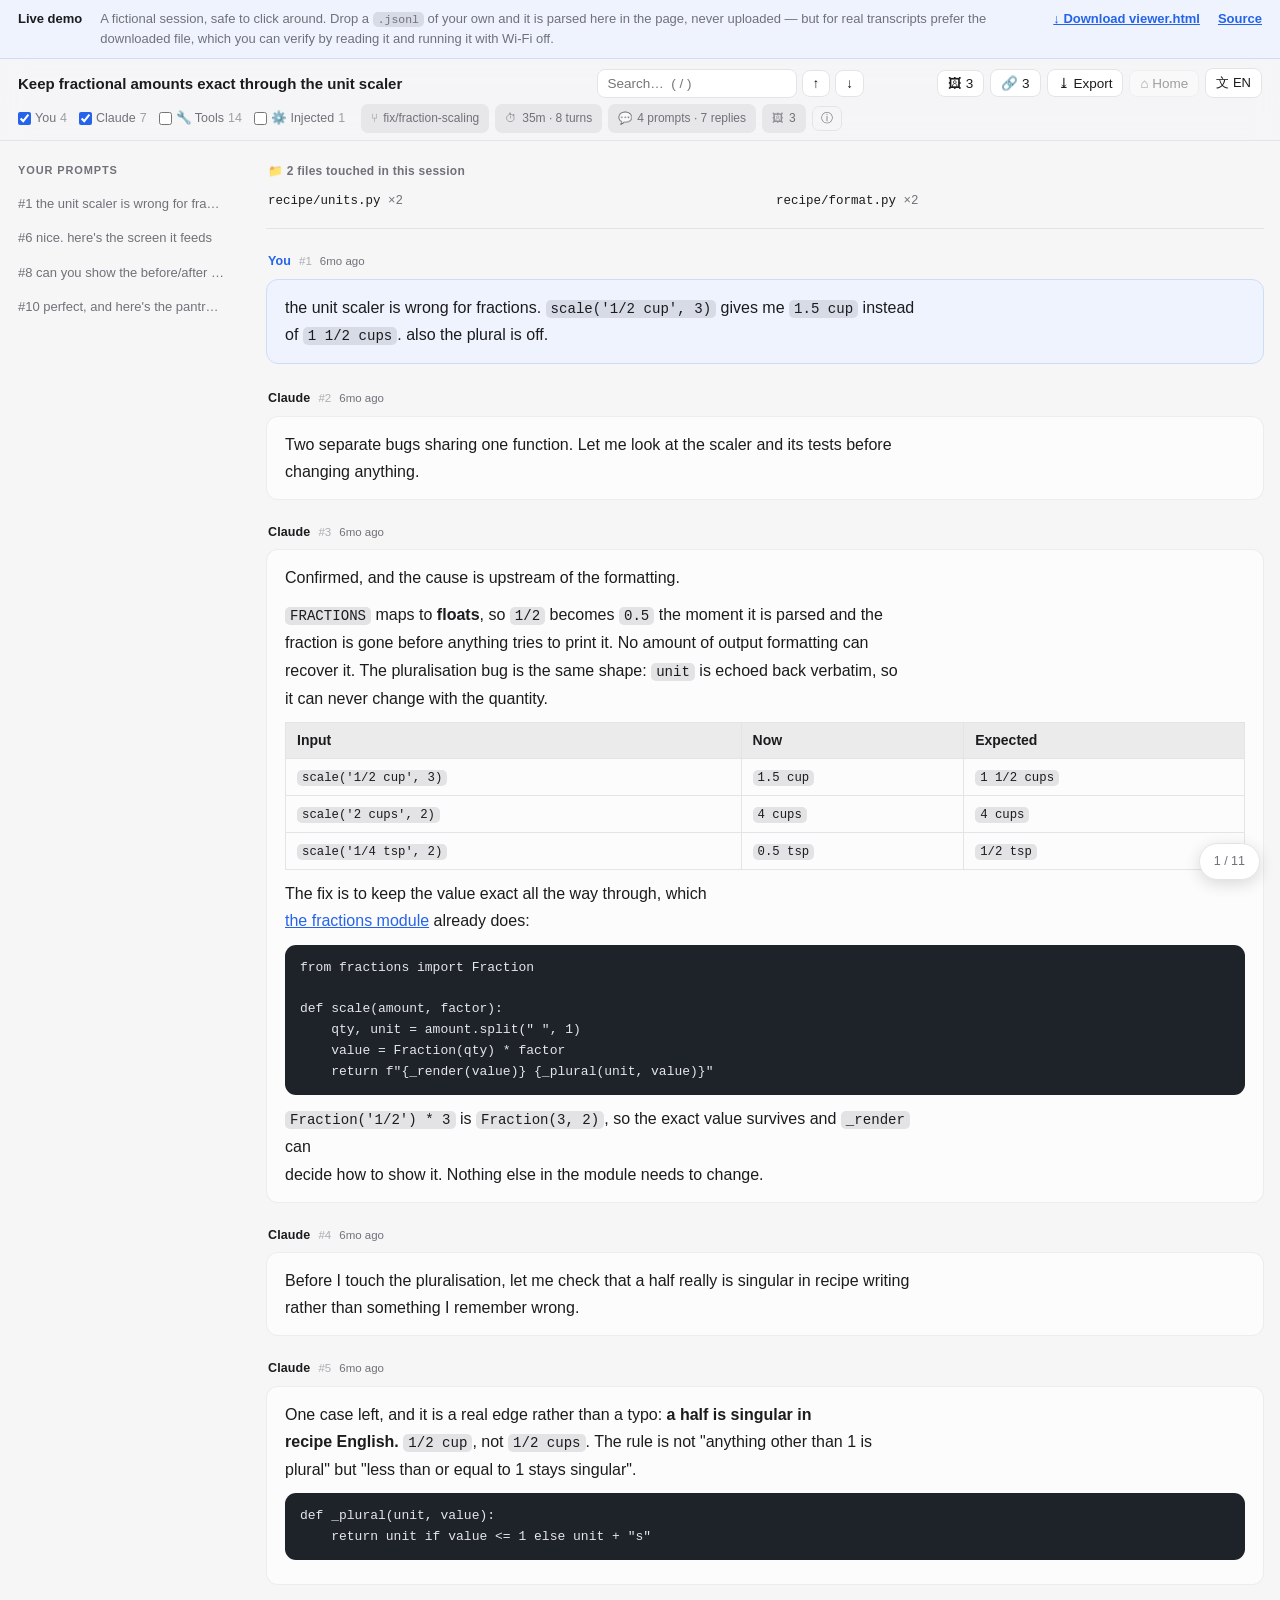
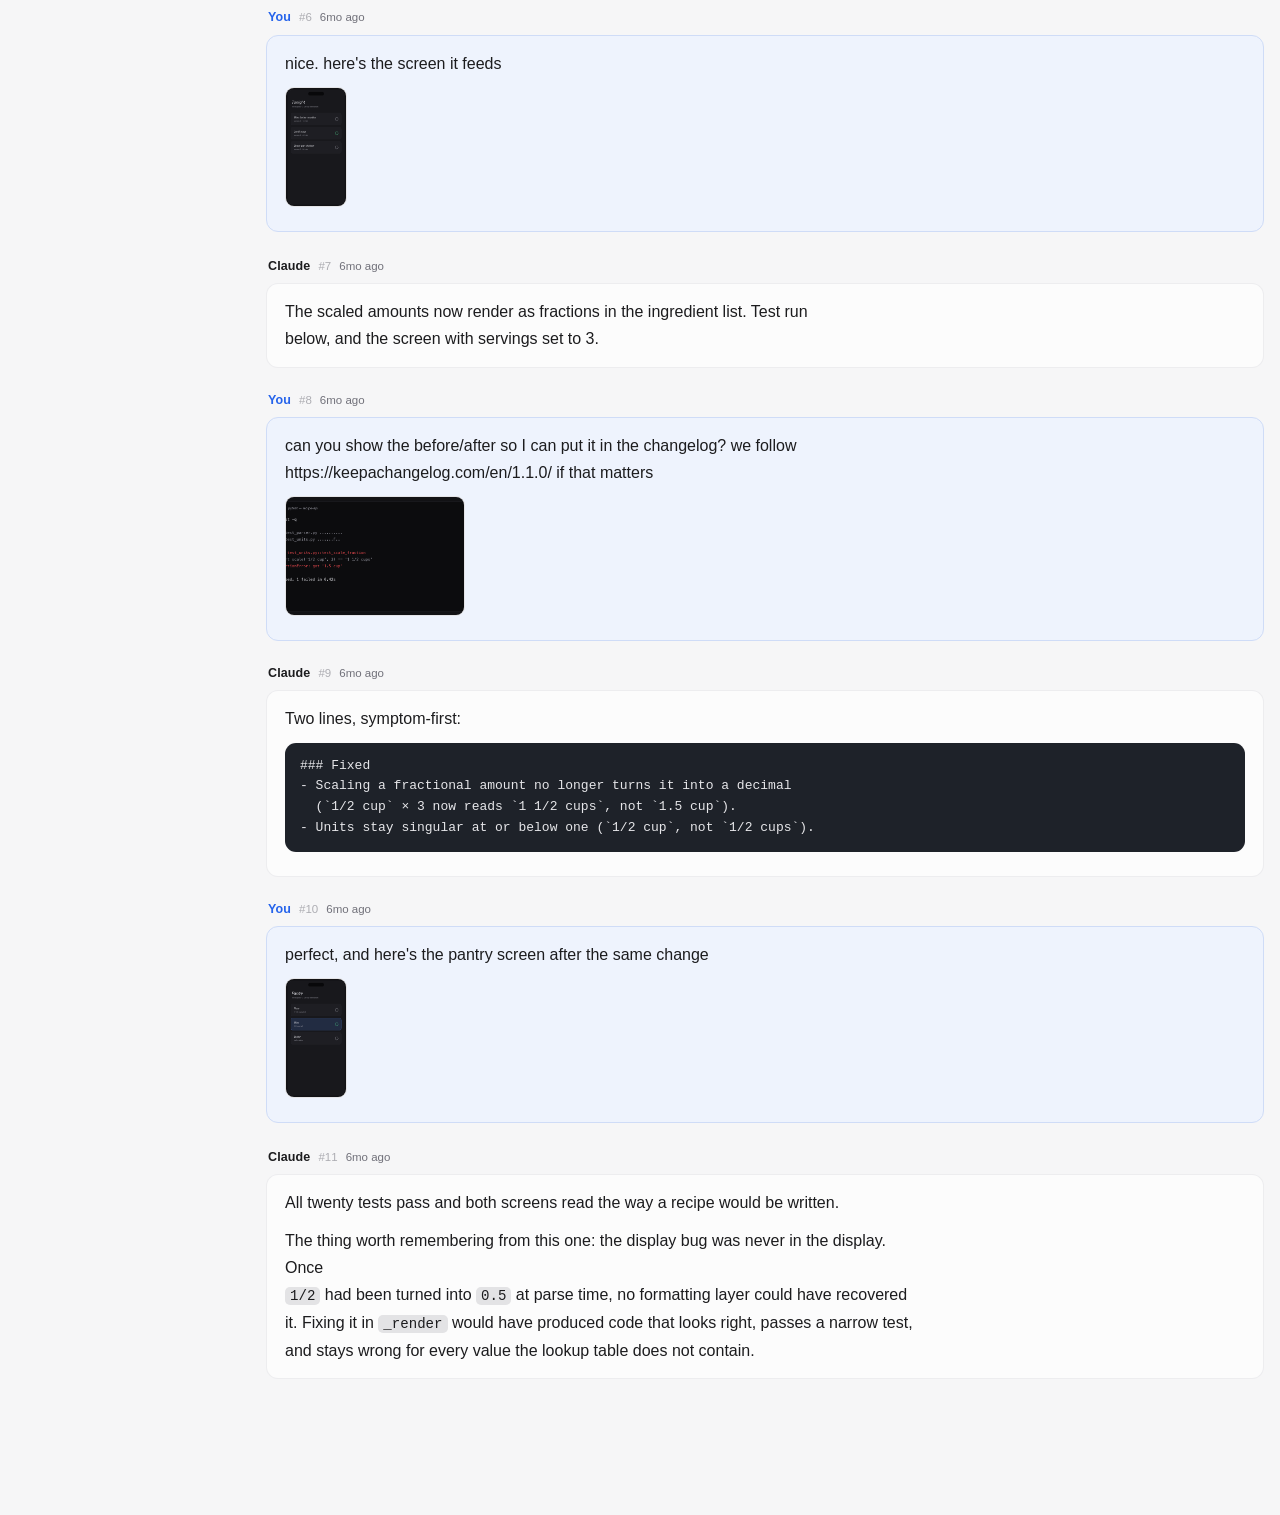
<file: docs/index.html>
<!DOCTYPE html>
<html lang="en">
<head>
<meta charset="utf-8">
<meta name="viewport" content="width=device-width,initial-scale=1">
<meta http-equiv="Content-Security-Policy" content="default-src 'none'; script-src 'sha256-TosdWAynhJ1LbhGj01WCo9G+Ykc8EgOI2LZsPgXK0sk='; style-src 'sha256-SOilh1Y79zfAy4Tjf7OYju9AV4Du9/sa34W1EXceh/8='; img-src data:; connect-src 'none'; base-uri 'none'; form-action 'none'">
<title>Claude Transcript Viewer</title>
<style>:root{color-scheme:light dark;
 --bg:#f6f6f7;--surface:#fff;--text:#1c1c1e;--muted:#71717a;--border:#e4e4e7;
 --accent:#2563eb;--user-bg:#eef3fd;--user-edge:#cfdcf7;--user-bar:#2563eb;--meta-bg:#f1f1f3;
 --think-bg:#f7f4ef;--think-bar:#c8a96a;--tool-bg:#f2f4f7;
 --code-bg:#1e2229;--code-text:#e6e6e9;--mark:#ffd84d}
@media(prefers-color-scheme:dark){:root{
 --bg:#121215;--surface:#1c1c20;--text:#e7e7ea;--muted:#9a9aa2;--border:#2b2b31;
 --accent:#5b8df6;--user-bg:#1a2131;--user-edge:#2c3852;--user-bar:#5b8df6;--meta-bg:#212126;
 --think-bg:#221f1a;--think-bar:#8a7444;--tool-bg:#1f2126;
 --code-bg:#16181d;--code-text:#dfe3ea;--mark:#a8801a}}
*{box-sizing:border-box}
/* Latin faces come first so English is unaffected, then one CJK family per platform. Both
   PingFang cuts are listed because macOS ships TC and SC as separate faces and picking the
   wrong one gives a reader the other script's glyph shapes for the codepoints they share.
   Which of the two wins is decided by the lang attribute, not by this order. */
body{margin:0;background:var(--bg);color:var(--text);
 font:16px/1.7 -apple-system,BlinkMacSystemFont,"Segoe UI","PingFang TC","PingFang SC",
 "Hiragino Sans CNS","Microsoft JhengHei","Microsoft YaHei","Noto Sans CJK TC",
 "Noto Sans CJK SC",Helvetica,sans-serif}
a{color:var(--accent)}
/* Only the hosted demo page carries this bar; --demo-page injects the markup. It sits above
   the sticky header on purpose, so it scrolls away once you are reading. */
.demobar{display:flex;gap:10px 18px;align-items:baseline;flex-wrap:wrap;
 padding:9px 18px;background:var(--user-bg);border-bottom:1px solid var(--user-edge);
 font-size:13px;line-height:1.55}
.demobar b{font-weight:650}
.demobar span{color:var(--muted);flex:1;min-width:220px}
.demobar a{white-space:nowrap;font-weight:550}
@media(max-width:560px){.demobar{padding:8px 12px;font-size:12.5px}}
header{position:sticky;top:0;z-index:30;padding:9px 18px 7px;
 background:color-mix(in srgb,var(--bg) 90%,transparent);backdrop-filter:blur(14px);
 border-bottom:1px solid var(--border)}
.row1{display:flex;gap:12px;align-items:center;flex-wrap:wrap}
h1{margin:0;font-size:15px;font-weight:650;flex:1;min-width:160px;
 overflow:hidden;text-overflow:ellipsis;white-space:nowrap}
.search{display:flex;align-items:center;gap:5px}
input[type=search],.btn{background:var(--surface);border:1px solid var(--border);
 color:var(--text);border-radius:8px;font-size:13.5px}
input[type=search]{padding:6px 10px;width:200px;outline:none}
input[type=search]:focus{border-color:var(--accent)}
.btn{padding:5px 10px;cursor:pointer}
.btn:hover{border-color:var(--accent)}
.count{color:var(--muted);font-size:12px;min-width:56px}
.filters{display:flex;gap:12px;flex-wrap:wrap;margin-top:6px;font-size:12.5px;
 color:var(--muted);align-items:center}
.filters label{display:flex;gap:4px;align-items:center;cursor:pointer;user-select:none}
.filters input{accent-color:var(--accent);margin:0}
.filters .sep{opacity:.4}
.layout{display:flex;max-width:1180px;margin:0 auto;gap:8px}
nav{width:242px;flex:none;padding:20px 8px 60px;position:sticky;top:96px;
 align-self:flex-start;max-height:calc(100vh - 110px);overflow-y:auto}
nav h2{font-size:11px;text-transform:uppercase;letter-spacing:.08em;color:var(--muted);margin:0 10px 8px}
nav a{display:block;padding:6px 10px;border-radius:7px;color:var(--muted);
 text-decoration:none;font-size:13px;overflow:hidden;text-overflow:ellipsis;white-space:nowrap}
nav a:hover{background:var(--surface);color:var(--text)}
.chat{flex:1;min-width:0;padding:20px 16px 120px}
.filebar{background:var(--surface);border:1px solid var(--border);border-radius:13px;
 padding:12px 16px;margin-bottom:22px;font-size:13.5px}
.filebar h3{margin:0 0 8px;font-size:13px;color:var(--muted);font-weight:600}
.filebar ul{margin:0;padding-left:0;list-style:none;columns:2;column-gap:22px}
.filebar li{font-family:ui-monospace,Menlo,monospace;font-size:12.5px;padding:1.5px 0;
 overflow:hidden;text-overflow:ellipsis;white-space:nowrap;break-inside:avoid}
.filebar li b{color:var(--muted);font-weight:400}
@media(max-width:700px){.filebar ul{columns:1}}
.msg{margin:18px 0;scroll-margin-top:110px}
.who{font-size:11.5px;color:var(--muted);margin:0 2px 5px;display:flex;gap:8px;align-items:baseline}
.who b{font-weight:600;color:var(--text);font-size:12.5px}
.who .num{opacity:.55;font-variant-numeric:tabular-nums}
.who a{color:inherit;text-decoration:none}.who a:hover{color:var(--accent)}
.card{padding:14px 18px;border-radius:14px;overflow-wrap:break-word}
.user .card{background:var(--user-bg);border:1px solid var(--border);border-left:3px solid var(--user-bar)}
.assistant .card{background:var(--surface);border:1px solid var(--border)}
.card p{margin:0 0 10px}.card p:last-child{margin-bottom:0}
.card>:first-child{margin-top:0}
.card h3,.card h4,.card h5,.card h6{margin:15px 0 7px;font-size:1.02em}
.card ul{margin:7px 0;padding-left:22px}.card li{margin:3px 0}
code{background:color-mix(in srgb,var(--muted) 18%,transparent);padding:1px 5px;border-radius:5px;
 font-size:.88em;font-family:ui-monospace,SFMono-Regular,Menlo,monospace}
.codewrap{position:relative;margin:10px 0}
.codewrap pre{background:var(--code-bg);color:var(--code-text);margin:0;padding:13px 15px;
 border-radius:11px;overflow-x:auto;font-size:13px;line-height:1.6}
pre code{background:none;padding:0;color:inherit;font-size:inherit}
.copy{position:absolute;top:8px;right:8px;opacity:0;transition:opacity .15s;
 background:rgba(255,255,255,.12);color:#e6e6e9;border:none;border-radius:6px;
 padding:3px 9px;font-size:11.5px;cursor:pointer}
.codewrap:hover .copy{opacity:1}
.tablewrap{overflow-x:auto;margin:10px 0}
table{border-collapse:collapse;font-size:14px;width:100%}
th,td{border:1px solid var(--border);padding:6px 11px;text-align:left}
th{background:color-mix(in srgb,var(--muted) 12%,transparent);font-weight:600}
details.think{background:var(--think-bg);border:1px solid var(--border);
 border-left:3px solid var(--think-bar);border-radius:11px;margin:12px 0;font-size:14.5px}
details.think>summary{cursor:pointer;padding:8px 14px;color:var(--muted);font-size:12.5px;list-style:none}
details.think .card{background:none;border:none;padding:2px 16px 12px;font-style:italic;opacity:.92}
details.meta-block{background:var(--meta-bg);border:1px dashed var(--border);
 border-radius:11px;margin:12px 0;font-size:14px}
details.meta-block>summary{cursor:pointer;padding:8px 14px;color:var(--muted);font-size:12.5px;list-style:none}
details.meta-block .card{background:none;border:none;padding:2px 16px 12px}
summary::-webkit-details-marker{display:none}
summary:before{content:"▸ "}details[open]>summary:before{content:"▾ "}
.toolrun{margin:10px 0;border:1px solid var(--border);border-radius:11px;
 background:var(--tool-bg);overflow:hidden}
.toolrun>summary{cursor:pointer;padding:7px 13px;color:var(--muted);font-size:12.5px;list-style:none}
.toolrun .inner{padding:2px 10px 9px}
details.tool{border-radius:8px;margin:3px 0;background:color-mix(in srgb,var(--surface) 70%,transparent)}
details.tool>summary{cursor:pointer;padding:5px 10px;font-size:12.5px;list-style:none;
 display:flex;gap:7px;align-items:baseline;font-family:ui-monospace,Menlo,monospace}
details.tool>summary:before{content:""}
details.tool .name{color:var(--accent);flex:none}
details.tool .arg{color:var(--muted);overflow:hidden;text-overflow:ellipsis;white-space:nowrap}
details.tool .body{padding:2px 12px 10px;font-size:12.5px}
details.tool .body h6{margin:8px 0 3px;font-size:11px;color:var(--muted);
 text-transform:uppercase;letter-spacing:.06em}
details.tool pre{background:var(--code-bg);color:var(--code-text);margin:0;padding:10px 12px;
 border-radius:8px;overflow-x:auto;font-size:12px;line-height:1.55;max-height:340px}
ul.todo{list-style:none;padding:0;margin:4px 0;font-size:13px}
ul.todo li.done{opacity:.55;text-decoration:line-through}
.shots{display:flex;flex-wrap:wrap;gap:8px;margin:10px 0}
.shots img{height:120px;width:auto;max-width:180px;object-fit:cover;object-position:top;
 border-radius:9px;border:1px solid var(--border);cursor:zoom-in;display:block;
 background:var(--meta-bg);transition:transform .12s,border-color .12s}
.shots img:hover{transform:scale(1.03);border-color:var(--accent)}
#lb,#media{position:fixed;inset:0;display:none;background:rgba(8,8,10,.93);
 backdrop-filter:blur(6px)}
#lb.open,#media.open{display:flex}
#media{z-index:100}
#lb{z-index:120;align-items:center;justify-content:center}
#lb img{max-width:92vw;object-fit:contain;border-radius:8px;
 max-height:calc(100vh - 176px);max-height:calc(100svh - 176px);
 box-shadow:0 24px 70px rgba(0,0,0,.6)}
#lb .nav{position:absolute;top:0;bottom:0;width:22vw;min-width:80px;border:none;background:none;
 color:#fff;font-size:38px;cursor:pointer;opacity:.42;transition:opacity .15s;
 display:flex;align-items:center;justify-content:center}
#lb .nav:hover{opacity:1}
#lbprev{left:0}#lbnext{right:0}
.x{position:absolute;top:14px;right:18px;background:rgba(255,255,255,.13);color:#fff;border:none;
 border-radius:9px;width:38px;height:38px;font-size:19px;cursor:pointer;line-height:1;z-index:2}
.x:hover{background:rgba(255,255,255,.27)}
#lbcount{position:absolute;top:18px;left:50%;transform:translateX(-50%);
 color:#fff;opacity:.7;font-size:13px;max-width:min(78vw,760px);text-align:center;
 overflow:hidden;text-overflow:ellipsis;white-space:nowrap;pointer-events:none}
#lbbottom{position:absolute;left:50%;transform:translateX(-50%);
 bottom:calc(14px + env(safe-area-inset-bottom));z-index:3;
 display:flex;flex-direction:column;align-items:center;gap:9px;
 width:min(92vw,720px);text-align:center}
#lbactions{display:flex;gap:10px;flex-wrap:wrap;justify-content:center}
#lbactions button{background:rgba(255,255,255,.16);color:#fff;border:none;border-radius:9px;
 padding:9px 16px;font-size:13px;cursor:pointer;white-space:nowrap;
 backdrop-filter:blur(8px)}
#lbactions button:hover{background:rgba(255,255,255,.32)}
#lbhint{color:#fff;opacity:.38;font-size:11.5px;line-height:1.5}
#media{flex-direction:column}
#mediabar{flex:none;display:flex;align-items:center;justify-content:space-between;
 gap:14px;padding:14px 20px;color:#fff;border-bottom:1px solid rgba(255,255,255,.12)}
#mediahead{opacity:.72;font-size:13.5px}
#mediabar .tools{display:flex;gap:10px;align-items:center}
#mediabar button{background:rgba(255,255,255,.13);color:#fff;border:none;border-radius:9px;
 padding:8px 14px;font-size:13px;cursor:pointer;position:static;width:auto;height:auto}
#mediabar button:hover{background:rgba(255,255,255,.28)}
#mediascroll{flex:1;overflow-y:auto;padding:18px 24px 40px}
#mediagrid{display:grid;grid-template-columns:repeat(auto-fill,minmax(190px,1fr));
 gap:12px;max-width:1200px;margin:0 auto;width:100%}
#mediagrid figure{margin:0;cursor:zoom-in}
#mediagrid img{width:100%;height:170px;object-fit:cover;object-position:top;border-radius:10px;
 border:1px solid rgba(255,255,255,.14);background:#000;display:block}
#mediagrid figure:hover img{border-color:#fff}
#mediagrid figcaption{color:#fff;opacity:.5;font-size:11.5px;padding:5px 2px 0;
 overflow:hidden;text-overflow:ellipsis;white-space:nowrap}
#pill{position:fixed;right:20px;bottom:20px;z-index:40;background:var(--surface);
 border:1px solid var(--border);border-radius:22px;padding:7px 14px;font-size:12.5px;
 color:var(--muted);cursor:pointer;box-shadow:0 4px 16px rgba(0,0,0,.14);
 font-variant-numeric:tabular-nums;user-select:none}
#pill:hover{color:var(--text);border-color:var(--accent)}
@keyframes flash{0%,100%{box-shadow:0 0 0 0 transparent}
 15%,70%{box-shadow:0 0 0 4px color-mix(in srgb,var(--accent) 45%,transparent)}}
.msg.flash .card{animation:flash 1.8s ease-out;border-radius:14px}
mark{background:var(--mark);color:#1c1c1e;border-radius:3px;padding:0 1px}
mark.on{outline:2px solid var(--accent)}
body.hide-think details.think{display:none}
body.hide-tool .toolrun{display:none}
body.hide-meta details.meta-block{display:none}
body.hide-assistant .msg.assistant{display:none}

/* ── touch devices: hover-only affordances never appear, so pin them visible ── */
@media(hover:none){
 .copy{opacity:.8}
 #lb .nav{opacity:.6}
 .shots img:hover{transform:none}
 #lbactions button,.btn,nav a{min-height:38px}
}

/* ── narrow screens ── */
#tocbtn{display:none}
@media(max-width:860px){
 .chat{padding:14px 12px 110px}
 #tocbtn{display:inline-block}
 h1{min-width:100%;order:-1}
 input[type=search]{width:min(52vw,240px)}
 /* Explicit box, not `inset:0`: the sidebar's own base rule left this at its content
    height, so the panel opened without covering the page behind it. */
 nav{position:fixed;top:0;left:0;right:0;bottom:0;width:100%;height:100dvh;
  z-index:60;max-height:none;padding:0 14px 40px;
  background:var(--bg);display:none;overflow-y:auto}
 body.toc-open nav{display:block}
 body.toc-open{overflow:hidden}
 nav h2{position:sticky;top:0;background:var(--bg);padding:6px 10px 10px;margin:0;font-size:12px}
 nav a{font-size:14px;padding:9px 10px;white-space:normal}
 #lb .nav{width:64px;min-width:0;font-size:30px}
 #mediabar{flex-wrap:wrap;gap:8px;padding:10px 14px}
 #mediahead{width:100%;font-size:12px}
 #mediascroll{padding:12px 14px 40px}
 #mediagrid{grid-template-columns:repeat(auto-fill,minmax(140px,1fr));gap:9px}
 #mediagrid img{height:130px}
 #pill{right:12px;bottom:calc(12px + env(safe-area-inset-bottom))}
}
@media(max-width:520px){
 .filters{gap:9px;font-size:12px}
 .card{padding:12px 14px}
 .shots img{height:96px;max-width:140px}
}

/* ── drop zone (only shown when no transcript is embedded) ── */
#drop{max-width:640px;margin:14vh auto 0;padding:0 20px;text-align:center}
#drop .zone{border:2px dashed var(--border);border-radius:20px;padding:52px 28px;
 background:var(--surface);transition:border-color .15s,background .15s;cursor:pointer}
#drop.over .zone{border-color:var(--accent);
 background:color-mix(in srgb,var(--accent) 8%,var(--surface))}
#drop h2{margin:0 0 8px;font-size:20px}
#drop p{margin:6px 0;color:var(--muted);font-size:14px;line-height:1.65}
#drop .hint{margin-top:22px;font-size:12.5px;opacity:.8}
#drop code{font-size:12.5px}
#drop input{display:none}
#drop .err{color:#e5484d;font-size:13px;margin-top:12px;min-height:18px}
body.loaded #drop{display:none}
body:not(.loaded) header .search,body:not(.loaded) .filters,
body:not(.loaded) #mediabtn,body:not(.loaded) #tocbtn,
body:not(.loaded) #exportbtn,body:not(.loaded) #pill,body:not(.loaded) .layout{display:none}

#drop .hint{margin-top:26px;text-align:left;font-size:13px;line-height:1.75;color:var(--muted)}
#drop .hint p{margin:0 0 9px}
#drop .hint .fine{margin-top:16px;font-size:12px;opacity:.75}
#drop kbd{display:inline-block;background:var(--surface);border:1px solid var(--border);
 border-bottom-width:2px;border-radius:5px;padding:1px 6px;font-size:12px;
 font-family:ui-monospace,Menlo,monospace;margin:0 1px}
.pathbtn{background:var(--surface);border:1px solid var(--border);color:var(--accent);
 border-radius:6px;padding:2px 8px;font-family:ui-monospace,Menlo,monospace;font-size:12.5px;
 cursor:pointer}
.pathbtn:hover{border-color:var(--accent)}

.filters .n{opacity:.65}

/* Reading measure: research puts comfortable prose at 50–75 characters, and WCAG 1.4.8
   caps it at 80. Cards were running past 110. Tables and code keep the full width. */
.card p, .card li, .card h3, .card h4, .card h5, .card h6 { max-width: 72ch }
details.tool .body h6.err { color: #e5484d }
.card .warn, .body .warn { color: #e5a23d; font-size: 12.5px; margin: 6px 0 0 }
html, body { overflow-x: hidden }
.layout, .chat, header { max-width: 100%; }
.filebar ul { columns: 2 }
@media (max-width: 900px) { .filebar ul { columns: 1 } }

/* ── bulk import: the picker shown when several transcripts are dropped at once ── */
#picker{display:none;max-width:820px;margin:0 auto;padding:34px 18px 90px}
body.picking #picker{display:block}
body.picking .layout,body.picking #drop{display:none}
body.picking header .search,body.picking .filters,body.picking .stats,
body.picking .statsmore,body.picking #mediabtn,body.picking #exportbtn,
body.picking #tocbtn,body.picking #pill{display:none}
#picker h2{font-size:15px;color:var(--muted);font-weight:600;margin:0 0 14px}
#picker .rows{display:flex;flex-direction:column;gap:8px}
.srow{display:grid;gap:3px;text-align:left;width:100%;cursor:pointer;
 background:var(--surface);border:1px solid var(--border);border-radius:12px;
 padding:12px 16px;color:var(--text);font:inherit}
.srow:hover{border-color:var(--accent)}
.srow .t{font-weight:600;font-size:14.5px;overflow:hidden;text-overflow:ellipsis;white-space:nowrap}
.srow .m{font-size:12.5px;color:var(--muted)}
.srow .f{font-size:11.5px;color:var(--muted);opacity:.6;font-family:ui-monospace,Menlo,monospace;
 overflow:hidden;text-overflow:ellipsis;white-space:nowrap}

/* ── header stats: chips, not one long dot-separated line ── */
.stats{display:flex;gap:6px;flex-wrap:wrap;align-items:center;margin-top:7px}
.chip{display:inline-flex;align-items:center;gap:5px;font-size:12px;color:var(--muted);
 background:color-mix(in srgb,var(--muted) 11%,transparent);
 border:1px solid transparent;border-radius:7px;padding:3px 9px;white-space:nowrap}
.chip b{font-weight:400;opacity:.75;font-size:11.5px}
.chip.more{cursor:pointer;font-family:inherit;color:var(--muted);
 border-color:var(--border);background:none;padding:3px 8px}
.chip.more:hover{color:var(--text);border-color:var(--accent)}
.statsmore{display:none;margin-top:8px;font-size:12.5px;color:var(--muted);
 background:var(--surface);border:1px solid var(--border);border-radius:10px;
 padding:9px 13px;max-width:760px}
.statsmore.open{display:block}
.statsmore div{display:flex;gap:10px;padding:2px 0;align-items:baseline}
.statsmore div span{flex:none;width:130px;opacity:.7}

/* ── Card refinements ─────────────────────────────────────────────────────────
   Cards stay, but they should not all carry the same weight. Three surfaces with
   identical fill, border and radius is the shape that reads as generated. So the
   file summary drops to a flat strip (it is metadata, not speech), the assistant
   card softens to let long prose breathe, and only your own turns keep the full
   accent treatment. */
.filebar{background:none;border:none;border-bottom:1px solid var(--border);
 border-radius:0;padding:0 2px 15px;margin-bottom:6px}
.filebar h3{font-size:12px;letter-spacing:.02em}
.assistant .card{background:color-mix(in srgb,var(--surface) 62%,transparent);
 border-color:color-mix(in srgb,var(--border) 62%,transparent)}
.msg{margin:22px 0}
.msg+.msg{margin-top:24px}
.who{margin-bottom:6px}
.who b{letter-spacing:.01em}
.user .who b{color:var(--accent)}
.card{border-radius:12px}
.user .card{padding-left:16px}
/* Long turns get a little more air between paragraphs than short ones need. */
.card p+p{margin-top:2px}

/* Your turns are marked by the accent-coloured speaker label and a tint, not by a stripe.
   A coloured bar down the side of a card is decoration doing a job the label already does. */
.user .card{background:var(--user-bg);border:1px solid var(--user-edge);border-left-width:1px;
 padding-left:18px}
body.hide-user .msg.user{display:none}

/* Per-message copy. Copies the markdown the record held, not the rendered text, so a table
   or a code fence survives the trip. */
.msgcopy{opacity:0;transition:opacity .15s,color .15s;background:none;border:none;
 color:var(--muted);cursor:pointer;font-size:12.5px;padding:0 4px;line-height:1;
 margin-left:2px}
.msg:hover .msgcopy,.msgcopy:focus-visible{opacity:.7}
.msgcopy:hover{opacity:1;color:var(--accent)}
.msgcopy.ok{opacity:1;color:#4abe82}
@media(hover:none){.msgcopy{opacity:.55}}

/* Table of contents panel header. The close button only exists where the panel is a
   full-screen sheet; on a wide screen the sidebar is always visible and needs no dismiss. */
.navbar{display:flex;align-items:center;justify-content:space-between;gap:12px}
#tocclose{display:none;background:var(--surface);border:1px solid var(--border);
 color:var(--text);border-radius:9px;width:36px;height:36px;font-size:16px;cursor:pointer;
 flex:none;line-height:1}
#tocclose:hover{border-color:var(--accent)}
@media(max-width:860px){
 #tocclose{display:block}
 .navbar{position:sticky;top:0;z-index:1;background:var(--bg);
  padding:12px 0 10px;margin-bottom:2px;border-bottom:1px solid var(--border)}
 nav h2{position:static;padding:0 4px;margin:0}
}

/* ── Narrow header ────────────────────────────────────────────────────────────
   Under about 560px the header was eating 440px of height before a single message
   appeared: three rows of buttons, two rows of chips. Labels collapse to their icons
   and the chips fold into the ⓘ panel, which now carries every value they showed, so
   nothing is lost by hiding them. */
@media(max-width:640px){
 header{padding:7px 12px 6px}
 .row1{gap:8px}
 h1{font-size:14px}
 .btn{padding:5px 8px}
 input[type=search]{width:auto;flex:1;min-width:0}
 .search{flex:1;min-width:0}
 .filters{gap:10px;margin-top:5px}
 .stats{margin-top:5px}
 .chip{padding:2px 8px;font-size:11.5px}
}
@media(max-width:560px){
 .stats .chip:not(.more){display:none}
 .statsmore{max-width:100%}
 .statsmore div span{width:96px}
}
@media(max-width:400px){
 .filters label span{display:none}
 .count{min-width:0}
}

/* Inline code is the one thing that can push the page wider than the screen: it is a long
   unbreakable monospace token inside prose. `anywhere` (not `break-word`) is what actually
   lowers the element's min-content width, which is what the overflow depends on. Code
   blocks are excluded, since those scroll inside their own container by design. */
code{overflow-wrap:anywhere}
pre code{overflow-wrap:normal}
.filebar li{overflow-wrap:anywhere;white-space:normal}

/* ── Priority+ header ─────────────────────────────────────────────────────────
   Seven controls plus a title, filters and stats will not sit on one line, and letting
   them wrap produced a five-row header that pushed the conversation off the screen. The
   search box and the title keep their place at every width; everything else collapses
   into one overflow button once the row stops fitting. */
/* margin-left:auto keeps the actions on the right edge at every width. Below 860px the
   title takes its own row, so it stops flexing and there is nothing else to push them. */
.actions{position:relative;display:flex;align-items:center;margin-left:auto}
#morebtn{display:none;font-size:15px;line-height:1;padding:5px 11px}
.actionmenu{display:flex;gap:6px;align-items:center}
.metarow{display:flex;flex-wrap:wrap;align-items:center;gap:6px 16px}
.metarow .filters,.metarow .stats{margin-top:6px}

@media(max-width:1000px){
 #morebtn{display:block}
 .actionmenu{display:none;position:absolute;right:0;top:calc(100% + 7px);z-index:50;
  flex-direction:column;align-items:stretch;gap:4px;padding:6px;min-width:158px;
  background:var(--surface);border:1px solid var(--border);border-radius:11px;
  box-shadow:0 10px 30px rgba(0,0,0,.28)}
 body.menu-open .actionmenu{display:flex}
 .actionmenu .btn{border:none;background:none;text-align:left;padding:7px 10px;font-size:13.5px}
 .actionmenu .btn:hover{background:color-mix(in srgb,var(--accent) 14%,transparent)}
 .actionmenu .lbl{display:inline}
 .actionmenu #mediabtn:after{content:" Media"}
 .actionmenu #tocbtn:after{content:" Contents"}
 /* These two labels exist only as generated content, so the JS string table cannot reach
    them. They key off the lang attribute setLang() writes instead. */
 html[lang="zh-Hant"] .actionmenu #mediabtn:after{content:" 媒體"}
 html[lang="zh-Hant"] .actionmenu #tocbtn:after{content:" 目錄"}
 html[lang="zh-Hans"] .actionmenu #mediabtn:after{content:" 媒体"}
 html[lang="zh-Hans"] .actionmenu #tocbtn:after{content:" 目录"}
}

/* ── Print, which is also how you get a PDF ───────────────────────────────────
   Cmd+P already produces a PDF; it just needed to stop printing the chrome. Sticky
   headers repeat on every page, dark backgrounds waste ink, and collapsed sections
   print as their summary line unless opened. */
@media print{
 header,nav,#pill,#lb,#media,#drop,.msgcopy,.copy,.actions,.demobar{display:none!important}
 body{background:#fff;color:#000}
 .layout{display:block;max-width:none}
 .chat{padding:0}
 .card{background:none!important;border:1px solid #ddd!important;break-inside:avoid}
 .user .card{background:#f4f7ff!important}
 .who{color:#555}
 .who b{color:#000}
 .codewrap pre,details.tool pre{background:#f3f3f5;color:#111;border:1px solid #e0e0e4;
  white-space:pre-wrap;max-height:none}
 code{background:#f0f0f2;color:#111}
 .shots img{height:auto;max-width:46%;break-inside:avoid}
 details.think,details.meta-block,.toolrun{display:none}
 .filebar{border-bottom:1px solid #ccc}
 a{color:#000;text-decoration:underline}
 .msg{break-inside:avoid-page}
 table,th,td{border-color:#ccc!important}
 th{background:#f3f3f5!important}
}

/* A dropped .md is a document, not a conversation: no speaker, no filters, no prompt index.
   Hiding them is what stops the page looking broken rather than repurposed. */
body.docmode .filters,body.docmode .stats,body.docmode .statsmore,
body.docmode #mediabtn,body.docmode #pill{display:none}
body.docmode .layout{max-width:1040px}
.msg.doc{margin:0}
.msg.doc .card{background:none;border:none;padding:22px 4px 60px}
.msg.doc .card>:first-child{margin-top:0}

/* Headings need to read as headings. At a flat 1.02em every level looked like bold text,
   which is survivable inside a chat turn and wrong for a document. */
.card h2{font-size:1.32em;margin:20px 0 8px}
.card h3{font-size:1.16em;margin:18px 0 7px}
.card h4{font-size:1.04em;margin:16px 0 6px}
.card h5,.card h6{font-size:.97em;margin:14px 0 5px;color:var(--muted)}
.card ol{margin:7px 0;padding-left:24px}
.card ol li{margin:3px 0}

/* The title doubles as the way back, the way a site logo does. Only once something is
   loaded, since at the drop zone there is nowhere to go. */
body.loaded h1,body.picking h1{cursor:pointer}
body.loaded h1:hover,body.picking h1:hover{color:var(--accent)}

/* The export popover shares the overflow menu's anchoring so it lands in the same place
   whether the button was in the header or inside ⋯. */
#exportmenu{display:none;position:absolute;right:0;top:calc(100% + 7px);z-index:51;
 flex-direction:column;align-items:stretch;gap:2px;padding:6px;min-width:214px;
 background:var(--surface);border:1px solid var(--border);border-radius:11px;
 box-shadow:0 10px 30px rgba(0,0,0,.28)}
body.export-open #exportmenu{display:flex}
#exportmenu .btn{border:none;background:none;text-align:left;padding:8px 10px;
 font-size:13.5px;display:flex;flex-direction:column;gap:1px;line-height:1.35}
#exportmenu .btn:hover{background:color-mix(in srgb,var(--accent) 14%,transparent)}
#exportmenu small{font-size:11.5px;color:var(--muted);font-weight:400}
body.picking #exportmenu,body:not(.loaded) #exportmenu{display:none}

/* The language popover anchors like the export one. The ID beats .actionmenu's display,
   which is what keeps it closed both inline and inside the ⋯ overflow menu. Unlike export
   it stays available at the drop zone: that is the screen a reader who needs it sees first. */
#langmenu{display:none;position:absolute;right:0;top:calc(100% + 7px);z-index:51;
 flex-direction:column;align-items:stretch;gap:2px;padding:6px;min-width:150px;
 background:var(--surface);border:1px solid var(--border);border-radius:11px;
 box-shadow:0 10px 30px rgba(0,0,0,.28)}
body.lang-open #langmenu{display:flex}
#langmenu .btn{border:none;background:none;text-align:left;padding:8px 10px;font-size:13.5px}
#langmenu .btn:hover{background:color-mix(in srgb,var(--accent) 14%,transparent)}
#langmenu .btn.on{color:var(--accent);font-weight:600}
#langbtn{font-size:13px}

/* A document's contents list indents by heading level, which is the only cue that says
   where you are in a structure rather than just what is in it. */
nav a.lvl2{font-weight:600;color:var(--text);margin-top:7px}
nav a.lvl3{padding-left:20px}
nav a.lvl4{padding-left:32px;font-size:12.5px}
nav a.lvl5,nav a.lvl6{padding-left:42px;font-size:12px;opacity:.85}
body.docmode nav a{white-space:normal}

/* Wikilinks cannot resolve outside a vault, so they stay visible as references rather than
   being silently flattened into plain words. */
.wikilink{color:var(--accent);opacity:.85}
#drop .zone .fine{margin-top:14px;font-size:12.5px;opacity:.7}

/* ── Links panel: the same shape as media mode, for the other kind of artefact a session
   accumulates. An index without a way back to the context is just a bookmark dump. ── */
#links{position:fixed;inset:0;z-index:100;display:none;flex-direction:column;
 background:rgba(8,8,10,.93);backdrop-filter:blur(6px)}
#links.open{display:flex}
#linkhead{opacity:.72;font-size:13.5px;color:#fff}
#linklist{max-width:920px;margin:0 auto;width:100%;display:flex;flex-direction:column;gap:6px}
.linkrow{display:flex;align-items:center;gap:10px;padding:9px 12px;border-radius:10px;
 background:rgba(255,255,255,.05);border:1px solid rgba(255,255,255,.09)}
.linkrow:hover{border-color:rgba(255,255,255,.28)}
.linkrow a{flex:1;min-width:0;display:flex;flex-direction:column;gap:2px;
 text-decoration:none;color:#fff}
.linkrow a b{font-size:13.5px;font-weight:600;overflow:hidden;text-overflow:ellipsis;white-space:nowrap}
.linkrow a span{font-size:11.5px;opacity:.5;font-family:ui-monospace,Menlo,monospace;
 overflow:hidden;text-overflow:ellipsis;white-space:nowrap}
.linkrow button{flex:none;background:rgba(255,255,255,.12);color:#fff;border:none;
 border-radius:7px;padding:5px 10px;font-size:12px;cursor:pointer;
 font-variant-numeric:tabular-nums}
.linkrow button:hover{background:rgba(255,255,255,.28)}
body.picking #linkbtn,body.docmode #linkbtn{display:none}
.btn:disabled{opacity:.4;cursor:default}
.btn:disabled:hover{border-color:var(--border)}
</style>
<script type="application/json" id="transcript-data">{"records": [{"type": "ai-title", "aiTitle": "Keep fractional amounts exact through the unit scaler"}, {"type": "user", "timestamp": "2026-05-14T10:15:00Z", "message": {"content": [{"type": "text", "text": "the unit scaler is wrong for fractions. `scale('1/2 cup', 3)` gives me `1.5 cup` instead of `1 1/2 cups`. also the plural is off."}], "usage": {}}, "cwd": "/Users/dev/projects/recipe-api", "gitBranch": "fix/fraction-scaling"}, {"type": "assistant", "timestamp": "2026-05-14T10:18:00Z", "message": {"content": [{"type": "text", "text": "Two separate bugs sharing one function. Let me look at the scaler and its tests before changing anything."}, {"type": "tool_use", "id": "tu_2_Read", "name": "Read", "input": {"file_path": "/Users/dev/projects/recipe-api/recipe/units.py"}}, {"type": "tool_use", "id": "tu_2_Read", "name": "Read", "input": {"file_path": "/Users/dev/projects/recipe-api/tests/test_units.py"}}, {"type": "tool_use", "id": "tu_2_Grep", "name": "Grep", "input": {"pattern": "scale\\(", "path": "/Users/dev/projects/recipe-api"}}], "usage": {"output_tokens": 520}}, "cwd": "/Users/dev/projects/recipe-api", "gitBranch": "fix/fraction-scaling"}, {"type": "system", "subtype": "turn_duration", "durationMs": 310000, "messageCount": 3}, {"type": "user", "timestamp": "2026-05-14T10:24:00Z", "message": {"content": [{"type": "tool_result", "tool_use_id": "tu_3_Read", "content": "  1\timport re\n  2\t\n  3\tFRACTIONS = {'1/2': 0.5, '1/3': 0.333, '1/4': 0.25}\n  4\t\n  5\tdef scale(amount, factor):\n  6\t    qty, unit = amount.split(' ', 1)\n  7\t    return f'{FRACTIONS.get(qty, float(qty)) * factor} {unit}'\n"}, {"type": "tool_result", "tool_use_id": "tu_3_Read", "content": "  1\tdef test_scale_whole():\n  2\t    assert scale('2 cups', 2) == '4 cups'\n  3\t\n  4\tdef test_scale_fraction():\n  5\t    assert scale('1/2 cup', 3) == '1 1/2 cups'\n"}, {"type": "tool_result", "tool_use_id": "tu_3_Grep", "content": "recipe/views.py:44:    scaled = scale(ing.amount, servings)\nrecipe/export.py:12:    line = scale(row.amount, mult)\ntests/test_units.py:2,5\n"}], "usage": {}}, "cwd": "/Users/dev/projects/recipe-api"}, {"type": "assistant", "timestamp": "2026-05-14T10:27:00Z", "message": {"content": [{"type": "text", "text": "Confirmed, and the cause is upstream of the formatting.\n\n`FRACTIONS` maps to **floats**, so `1/2` becomes `0.5` the moment it is parsed and the\nfraction is gone before anything tries to print it. No amount of output formatting can\nrecover it. The pluralisation bug is the same shape: `unit` is echoed back verbatim, so\nit can never change with the quantity.\n\n| Input | Now | Expected |\n|---|---|---|\n| `scale('1/2 cup', 3)` | `1.5 cup` | `1 1/2 cups` |\n| `scale('2 cups', 2)` | `4 cups` | `4 cups` |\n| `scale('1/4 tsp', 2)` | `0.5 tsp` | `1/2 tsp` |\n\nThe fix is to keep the value exact all the way through, which\n[the fractions module](https://docs.python.org/3/library/fractions.html) already does:\n\n```python\nfrom fractions import Fraction\n\ndef scale(amount, factor):\n    qty, unit = amount.split(\" \", 1)\n    value = Fraction(qty) * factor\n    return f\"{_render(value)} {_plural(unit, value)}\"\n```\n\n`Fraction('1/2') * 3` is `Fraction(3, 2)`, so the exact value survives and `_render` can\ndecide how to show it. Nothing else in the module needs to change."}], "usage": {"output_tokens": 520}}, "cwd": "/Users/dev/projects/recipe-api", "gitBranch": "fix/fraction-scaling"}, {"type": "system", "subtype": "turn_duration", "durationMs": 190000, "messageCount": 6}, {"type": "assistant", "timestamp": "2026-05-14T10:33:00Z", "message": {"content": [{"type": "tool_use", "id": "tu_7_TodoWrite", "name": "TodoWrite", "input": {"todos": [{"content": "Parse amounts with Fraction instead of float", "status": "completed"}, {"content": "Render improper fractions as mixed numbers", "status": "completed"}, {"content": "Pluralise the unit from the scaled value", "status": "in_progress"}, {"content": "Add cases for tsp/tbsp and 1/3", "status": "pending"}]}}, {"type": "tool_use", "id": "tu_7_Edit", "name": "Edit", "input": {"file_path": "/Users/dev/projects/recipe-api/recipe/units.py", "old_string": "FRACTIONS = {'1/2': 0.5", "new_string": "from fractions import Fraction"}}, {"type": "tool_use", "id": "tu_7_Edit", "name": "Edit", "input": {"file_path": "/Users/dev/projects/recipe-api/recipe/units.py", "old_string": "def scale(amount, factor):", "new_string": "def scale(amount, factor):"}}, {"type": "tool_use", "id": "tu_7_Write", "name": "Write", "input": {"file_path": "/Users/dev/projects/recipe-api/recipe/format.py", "content": "def _render(value): ..."}}, {"type": "tool_use", "id": "tu_7_Bash", "name": "Bash", "input": {"command": "pytest -q tests/test_units.py"}}], "usage": {"output_tokens": 520}}, "cwd": "/Users/dev/projects/recipe-api", "gitBranch": "fix/fraction-scaling"}, {"type": "system", "subtype": "turn_duration", "durationMs": 390000, "messageCount": 8}, {"type": "user", "timestamp": "2026-05-14T10:39:00Z", "message": {"content": [{"type": "tool_result", "tool_use_id": "tu_8_Edit", "content": "Edit applied to units.py"}, {"type": "tool_result", "tool_use_id": "tu_8_Edit", "content": "Edit applied to units.py"}, {"type": "tool_result", "tool_use_id": "tu_8_Write", "content": "Created format.py"}, {"type": "tool_result", "tool_use_id": "tu_8_Bash", "content": "....F.....\nFAILED test_units.py::test_plural_half\n  assert scale('1/2 cup', 1) == '1/2 cup'\n  AssertionError: got '1/2 cups'\n9 passed, 1 failed in 0.11s"}], "usage": {}}, "cwd": "/Users/dev/projects/recipe-api"}, {"type": "assistant", "timestamp": "2026-05-14T10:42:00Z", "message": {"content": [{"type": "text", "text": "Before I touch the pluralisation, let me check that a half really is singular in recipe writing rather than something I remember wrong."}, {"type": "tool_use", "id": "tu_10_WebSearch", "name": "WebSearch", "input": {"query": "recipe style guide fraction singular half cup"}}, {"type": "tool_use", "id": "tu_10_WebFetch", "name": "WebFetch", "input": {"url": "https://www.seriouseats.com/how-to-write-a-recipe"}}], "usage": {"output_tokens": 520}}, "cwd": "/Users/dev/projects/recipe-api", "gitBranch": "fix/fraction-scaling"}, {"type": "system", "subtype": "turn_duration", "durationMs": 270000, "messageCount": 11}, {"type": "user", "timestamp": "2026-05-14T10:48:00Z", "message": {"content": [{"type": "tool_result", "tool_use_id": "tu_11_WebSearch", "content": "1. Serious Eats style notes on measurements\n2. The Chicago Manual of Style 9.19 on quantities"}, {"type": "tool_result", "tool_use_id": "tu_11_WebFetch", "content": "Amounts of one or less take the singular unit: 1/2 cup, 1 cup. Anything above one is plural."}], "usage": {}}, "cwd": "/Users/dev/projects/recipe-api"}, {"type": "assistant", "timestamp": "2026-05-14T10:51:00Z", "message": {"content": [{"type": "text", "text": "One case left, and it is a real edge rather than a typo: **a half is singular in\nrecipe English.** `1/2 cup`, not `1/2 cups`. The rule is not \"anything other than 1 is\nplural\" but \"less than or equal to 1 stays singular\".\n\n```python\ndef _plural(unit, value):\n    return unit if value \u003c= 1 else unit + \"s\"\n```"}, {"type": "tool_use", "id": "tu_13_Edit", "name": "Edit", "input": {"file_path": "/Users/dev/projects/recipe-api/recipe/format.py", "old_string": "value != 1", "new_string": "value \u003c= 1"}}, {"type": "tool_use", "id": "tu_13_Bash", "name": "Bash", "input": {"command": "pytest -q"}}], "usage": {"output_tokens": 520}}, "cwd": "/Users/dev/projects/recipe-api", "gitBranch": "fix/fraction-scaling"}, {"type": "system", "subtype": "turn_duration", "durationMs": 270000, "messageCount": 14}, {"type": "user", "timestamp": "2026-05-14T10:57:00Z", "message": {"content": [{"type": "tool_result", "tool_use_id": "tu_14_Edit", "content": "Edit applied to format.py"}, {"type": "tool_result", "tool_use_id": "tu_14_Bash", "content": "....................\n20 passed in 0.44s"}], "usage": {}}, "cwd": "/Users/dev/projects/recipe-api"}, {"type": "user", "timestamp": "2026-05-14T11:00:00Z", "message": {"content": [{"type": "text", "text": "nice. here's the screen it feeds"}, {"type": "image", "source": {"type": "base64", "media_type": "image/png", "data": "iVBORw0KGgoAAAANSUhEUgAAAcwAAAOECAIAAACjLZb5AABW+klEQVR4nO3deVzU1eL4/zPDvg2rCoIouAGDIte0biaauGdlaprmVqbW1bLs5s+61/u5fb190mwxr5lp6S1N08yy0tzRvH1cMBMXFtlkExQEQXaG4ffHu+bOhQFBOAxDr+dfMPPeffjizJlN5eHRQQAA5FCb+wAAoD0jsgAgEZEFAImILABIRGQBQCIiCwASEVkAkIjIAoBERBYAJCKyACARkQUAiYgsAEhEZAFAImtzH4Dw9+9u7kMA0J6lpyebce/miaxxWHNyMs1yDAB+J4yD0/rBVbXm58kaTpWwAjALb28/5YdWq21rRJa2AmhrWq220iPr79+dtgJos7y9/aR2VmJklQEshQXQximjWkmplRVZBrAALIukIW3LR5YBLAALJWNI28KRZQALwNK17JC2Jd/xRWEBtAM5OZkt+CapFosshQXQbrRgZ1smshQWQDvTUp1tgchSWADtUot0trmRpbAA2rHmd5aPOgQAiZoVWYaxANq9Zg5m7/51shS23bt1K9/ch2BJ3Nw8zH0IkOiuXzxr/g/tRltDW++O4bpRWxi7y+kChrHtFYVtPq5hu3TXkwZ3E1kK215Rh5bClWyX7q6zvLoAv6ILLYvrCQWRhRAUQQ6uKsRdRJa5gvaHFsjDtW1n7mLGgJHs7x0VkI0r/DtHZAFAoqZFlrkCAL9zTZ0xYCT7u8Yj2dbBdf49I7IAIBGRBQCJmhBZJmQBQDRxWpaRLABIRGQBQCIiCwASEdnfNT75tHVwnX/PiCwASERkAUAiIvt7xyNZ2bjCv3NEFlRAIq4tiCyEoAVycFUhiCwMKELL4npCQWTxH3ShpXAlYUBk8V+oQ/NxDWHM2twHgDbH0Ag+BbVJaCtMIrKoF9UAmo/[base64]/YvQkJCLl++NG3atOZs56OPNtx3331Xrlx5/PFJLXVsANqstjKSdXNz69mzZ1PXOnXqpIyDqcvOzq53795CiJiYmOZsR6VShYaGCiFiYs43fi0nJ+fz52NiYi7Mn/9sc/YOoPW1lZHsrVu3+vULq3Vjx44dDx06LIQ4derU/PnzzHFcvwoJCbGyshLNjmxAQICzs7MQ4pdfzjd+raCg3iqVSggRFxfXnL0DaH1tJbImhYb2UX64dOmSeY/kl19+CQvr2/zt9Onz6xmdP/9L49cKDg5WfoiPJ7KAhWkr0wUm9ekTqvxw6dJF8x5JS1Eim5eXl5WV1fi1goKChRAFBQU3btyQdWQA5GgnI9nAwO6PPPLIoEGDOnXq5OjoeOvWrdjY2O+///7w4UN6vb7Wwn/72//Y29sdPXr08OHD/fqFP/bYYwMGDOjQoUNVVWVCwpWtW7ceOXK41irz5z9rbW196dLF48eP17pLq9VOnjzlD3/[base64]/+AEGLFihXbt28z3vWiRS9Onz5dmTA1tnXr1rVr/3ny5CmVSvXSSy8pkbWzszt58pSVldXbb6+qqqp6+eU/29raNrDrlSvfGj16dN3D+/LLnf/4xz/quyAAWoG3t196enJjlmy70wUBAQFOTs6iwbkCW1vb9957b+bMWWq1+uTJk/PmzR08+IH77rt33ry5Fy5cEEL88Y9//Otf/2q8ilb76xTE5MmTH3tswt69e2fMmH7vvQNHjBj+0UfrlbtmzZr136tolR+Mj0StVr/55ooZM2aoVKqoqKgnn5x2770DhwyJePXVpbm5udOnT1+wYKES34sXLyirBAf/+uyZr6/f0qWvHjp0qOFd9+/f3+RZnzt37g7XDkCb0XanC5SXOokG5wpefvnPgwdHCCE2bty4du0/DbefPn36l19+2bRpc58+fR56aNxHH32Unp7+22Z/LWZISIhhjCmEKC8vX7duXUiIdvDgwT169DDei9JlnU535coVw43PPDN3xIgRQojPPvv0nXfeMWxk3759iYmJO3d+qbycNjc3Nzc3V7nX8KzXhAkTFi9efMddDx8eKYRYuPD5uXPn6vX6Bx54oKSkuLGXD0Db0HZHsoYJ2YsXTUc2LCxsypQpQogDB/YbF1ZRWVn5wQcfCCFUKtWgQYMMtxtGsv/zP38zZM7A5PNRSu4TExMrKiqUW3x9fefOnSuEOHv27HvvvVdr+cTExCNHjiiDVsMwVgjRt++vZ/T3v/9PI3ctfktzSkoKhQUsUVuObKgQQq/Xx8bGmlxg9uzZKpWqoqJi1apVJhcwPLr38+ui/KBSqZTH/pcuXdq3b1/dVbp06SKEuHbtmuEWlUoVEhIi/nuu4IknnlCmU99+e1XdJ9aE0WutLl78z1pKLhu/ayGEWq1WXmKhzH4AsDhtNLKGd1hdvZpqcgTn4OAQETFECHH48GHD4/Fabt++XVpaqiys3NK1a1flvQD79u01uUr37t2FEAkJCYZbDKtcunTZcOPYsQ8JIS5cuFDfM/63bt1SfjAMwz09PX18Ojdp18JoYprIAhaqjUa2d+/e1tbWQogLF0w/6xUWFqYs8OOPtV9TZWBlZWVvby+EKCy8pdximCs4ceJE3eXd3Ny8vb2FEMZjZ6OXkf16JP7+/l5eXg3v2s3NTfz3MNwwIdv4XYvfXvIlhLhwoVnvNANgLm00snd8hayvr6/yQ62hn7GePXsqr+vKzMz8bbNaIURRUZHheTBjhqIZT6Qqq5SVlaWkpCi3+Pv7Kz808MJVZRiemvqfYbiy8SbtWgjRt29fIURJSUlqamp9+wLQlrXZyN7hvV4ajUb5oaCgoL6NKPMJQoiff/5Z+UEZyV6+fNnk8srsp16vN66nskpcXJxh7tXV1fW3Xd8yuR0rK6t7771P/[base64]/vspLGOGFx4YbjG5iuGRe79+4XU3Ymdn96c/LVB+NqTZ8OFbjd+1EEKrDVWmO2rNIQCwIG0xsoanpxp4G8LFixeVyc1nnnlG6Zex0aNHz5s3XwgRHX3mu+++U240TEGYHE76+/v/Nvw0npD9dZXLl/9zJGlpaRkZGUKIKVOmKM9WGVhbWy9fvjwgIED89zDc8KxX43ctjN43kZHReu9mBtCy2mJkG/PhW3q9/u23V9XU1Pj5+W3ZsmXYsEhXV1c7O7tevXotW/a3FStWqtXqlJTkpUuX1tTUKKso7S4oKMjJyTG1UxNPtSmr3Lp1y/DUmRCipqbm4483CiGcnJw+/3zbsGHDHB0dNRrNoEGDNm/+16hRo4uLi4UQcXGx1dXVxhtv0q6FEJ06dVJ+mDz58b59+z7wwAPKiyUAWJC2+LbaRn741vHjx5cv/3+vvfaXwMDudd92deTI4eXLlxs/LWbyIbmBUrry8vKkpKRaq9R9tuqbb77RakMnT57s5eX13nurje/6+OOPH3roIWdnZ8OzbeK3Kdcm7VoIYfh16tRpU6dOKysru//+P5rcAoA2q21GNlTU/2onY1999dWZM2eefHL6fffd5+PjU1NTc+PGjV9+Offdd9+dPXvWeEk7OzvlYwHqe+pJKXtsbKzheXzDKsZzBQZvvPGPf//7xOOPTw4NDXVxcbl1q+D8+ZgdO764efPmM888I4QwHICdnZ3yzTqN37Xh7Dw8PB999NFOnTrZ2NgkJibyGgPA4rTdjzq0UC+//PLMmbPKy8sjIgYbPusAQDvT+I86bIsj2bYsMnJ4WFjfiorKDz5YW/deFxeXiRMnCSEOHz5EYQEIIttU3bp1mzVrthDi2LFjtaYR1Gr1smXLnJyc9Hr9pk2bzHN8ANqYtvjqgrZs//4fKisrhRDr1q0bP358hw4drK2tNRrN/fff/8knm0aNGi2E2LhxQ3Jyox5HAGj3mJNtsjFjxixf/g8bG5u6dylj2H/+c03rHxWA1sScrEQ//PDDuXPnHn10/JAhQzp16uTm5nbr1q0bN67/9NP/ffvtHuV9CgCgYCQLAE3WHr5IEQDaASILABIRWQCQiMgCgEREFgAkIrIAIBGRBQCJiCwASERkAUAiIgsAErW5zy74058WHT9+9PLlX7/dy8XFZeTIMV27BlhZWV+9mnr48P6CgvyW3eNrr/39q692JCTEtexm78jNzX3kyDFdu3arqRGpqckHD/5w+3ZRKx9Dk5jrQpl310AztZWRrFqt9vDwfPjhx7y8/vNZCiqVatq0WQ4Ojps2bfjwwzU1NdVPPjnL5MdfWRyVSj1lypNCiA8/XLNhwweOjk6PP/6E1D2OGDF6+vSn2tqmgHavrUR20qSpCxe+FB7e3/hGX1+/Tp28v/9+z61bBcXFt7/7bo+7u0f37j1bdtf/+79/b/0hUseOHTt18t6799vi4uKiosLjx4/4+fnX/W7zNsUsFwqwdG1lumDnzs+VH5Ys+avhxurq6piYc7duFfz2q06IGmvr/xrJ2tvbz5w5Z9euL4YOjezVK2jFiv9nZWU1dGhkv3797exss7KyDhzYm5OTLYSwsrIePnxUnz5h1tbWWVmZR44cuHYtSwjx5JOzf/wxKiMjbd68BWfOnAwLC/f17VJRUXH+/M9Hjx6uqdELIerbZt++4Q88EOHu7lFRUZ6YeGX//u8b+a0zJSXFX3yxtaSkWPnVyspaCGFjY1trsQYOycnJeeTIMV26+FtZWZWUlBw4sDct7aq1tc3TT887dGj/4MFD/Pz8y8vLoqKO/PLL2YULX/Lw8BRC/O1v//j880+zsjKML1pqarKtre2WLZuVnbq7ezz//OKPPlp7/fp/fYG5cqEefXSC8aaSkxNNXhzlSI4cOTBoUISfn39RUeG+fd9qNG5Dhjzo5OR07VrWnj27lZmfJl1DZV9hYX9wcLDPy8s7dOiHlJRkIcRDDz3aubPvxo3rhBAuLpqXXlry738fP3r0kBAiJKTPuHGPvv32//I1lDCLthJZk7Kzr+3Zs9vwa9++/VQqVXZ2lvEyKpXa29tnzJiH4+MvHziwTwgxfvxEtdp648Z1VVWV9903aObMOR9+uOb27aJJk6a4urpt3rzh9u2iwYOHPvnk7PXr19y+fbtr126Ojo5CCG9vn5Ejx3z//Teff/6Zr6/v+PGT7O0d9u7dU982NRrN+PETtm/fkpKS7OrqNnnytMGDhx4+fKAxp1ZcXHzlSrzys4eH57BhIxITr9Sdbm7gkCZMmFxYeGvt2tV6fXVExIOTJk195503VSqVt7fP6NEP7d+/NzMzIzhY++ijE9LSUteufW/EiNGdOvls3bpZCOHg4Gh80fz8/CZPftLZ2aW4+LYQQqvtk519rVZhhRDKhaq1qfouTnl5ube3z8iRY/fu3XP9+vWxY8dNmvTE1aupmzZ9VFNT88QTM4YPH/Xll9t9ff2adA0nTJjcoUPHL77Ykp9/s0+fsGnTZm7fviU5OSkhIbZ//3scHR1LS0v9/btVVVV16xagrBIYGJiYmEBhYS5tZbrgjsLC/jBmzMNnz0bfvJlX997s7Kyff44uKSn29vYJCtLu2bOrqKiwrKwsKupwQUF+eHj/Tp28e/cO3rPnq5s38yorK48ePaTX63v3Dq61nZ9/jo6NvazTVaWlXd2///vw8P7Ozs71bVOjcRVCZWNjU11dnZ9/c/36f5qsw4QJk+fNWyCEyuR5TZ/+1MKFL3Xs2DE6+pTJBUwekp2dXUBAwJkzJ/X6aiFEcXGxk5OTMhwWQpw9eyY1NbmqqvLChV/Kysq8vX1Mbtlw0RITr5SUlCjfTC6E0Gr7nD9/zuQqddV3cZR7f/rpRHp6WkVFeUzML/b2DgcP/nD79u3i4uK4uMuenl5CiEZeQ8O+goO13367+9q1rPLy8ujo0zEx54cOHS6ESE1Nqaio7NatuxCia9euZ8+e9vHxVR4ZBAR0Z5YDZtSmR7IKR0fHcePGBwUFnzp18tChH0wuc/VqivKDn18XKyurpUv/ZnxvXt4Nb2+fiooKw+ispqbmnXferLud9PSrRttMVavVnTp5u7t7mNzmyZP/Tk5OnDRpalFRYXp6WkJCfGzsJeWxfC01NTX1nd3WrZvt7R0GDrxv6tQZW7ZsNpxIw4eUnJz07rsrw8L+MGTIsA4dOrq5uQkhVL9lPDf3umEVnU5X31OFhn3p9foLF34JDQ07der/PD29vLw6XLoUU98B11LfBVd+uHXr17F5VZVOCKGMlIUQOl2V8kNS0pVGXkMhRKdOPlVVVZmZ//nk+NTUlD59wlQqVXV1dVLSlcDA7rGxF/39u+3du6d7955duvjn59/UaFyTkhIbeTpAi2vrkfX09Jo582mdTvfZZyYCZFBaWqr8UFlZVV5e/tZb/6i1wB/+cE8DpTP470VUQgi1Wl3fNoUQn3/+qY9P5+7de3bv3mPixMnBwcG7du2otczu3Tvrrtipk7eDg6NyRuXlZT/+GBUcrA0N7VP3HE0ekkajmT9/4a1bty5ePB8dfUqtVk+bNsuwUHV1ox4aGy6aEOL8+XP33z/Y09NLq+2TkBBXVlbWmC2I+i+4Moqsdcnr/gtUVVU15hoqVHUeDKhUyo0qIWri4+MiI0fY2zu4u7tnZWVdvZrarVuAm5tbampKZSVfzw6zadPTBWq1+oknpufm5n700doGCiuMhoo5Odfs7e07dOhouOtPf1p0zz0Dc3Nv2NvbKw9RFQsXvnTvvffX2k7Xrt0MP/v7dxWi5saNG/Vtc+DA+5577oXs7Gv//vfxTz/95MCBfUFBWpWqUZe0e/ee48dPUhllQxmO1V3S5CF1797T1tb2X//aeOrU/6WkJKvVd/PvaPxXJy8vNzMzPTS0b5PmCkT9F7yRqzfpGl6/nmNjY9O5c2fDLV27Bly/fl0Z+SYlJbi4aMLCwjMzM/T66rS01K5duwUGMlcAM2vTkQ0JCXVzc9u9e4fyLdyNcePG9StX4h977HFvbx9bW9tBgyIcHBxiYy9lZKSnp6c98sgET08vOzu7IUOGOTo6Gt7yYNC//8A+fcLs7Ox9fDqPGjX24sWYwsJb9W0zOTnJ3d3j3nvvt7GxdXBw7Ny5c15ebn0PdWu5dOmCvb3dyJFjHR2dHB2dIiNHenh4nDt3tu6SJg+ppKREpVI5O7sIIVxd3SIihgkhar3uohadTmdvb9/A34Dz588NHHifvb1DcnJSwwdvvKn6Lk5jLoIQoknXMDv72pUr8Y8+OrFzZ187O/t77hnYr1/48eNHlHsrKiquXk154IGItLSrQoi0tNTOnf0CArobnmAEzKJNTxd06eJvZWX95z+/Znzjjh2fNzw2+eqrHZGRo6ZPf8rGxjorK+vzzz9VHhd/8cWWkSPHzpnzrFqtys6+tnXrvwxThAZHjx7q27ffww+Pr6qqion55ciRgw1ss7S0dOfObUOHRkZGjtDpdKmpqdu3b2nkqRUVFX7++adDhw5fuPBFIcS1a9e2bNlc9wn9+g7pypWE6OjTTz01r7pal59/8+DBfY899vjjj0/94out9e0xMTEhPLz/smX/7/PPP1Veu1bLpUsXR4166Ny5s3f8O2G8qeTkRJMXp+7L0Uy6eTOvSddw164vHnxw+NSpM+3t7W/ezNux4/PExCuGe+Pj47p375mWliqEKC0tvXkzT6fTtfH30aHd49tq/8Pwwk9zH8h/tOYh2djYvvzy/[base64]/[base64]/AtlqhXr15CiNjYWCFEUFCQEKLFrz/QlllwZJW0nTx50t/fv+69I0eO1Gq1Z86c0ev1hvytXLly4MCBt2/fbvEjyc/Pz8vLu+steHt7u7u7G/[base64]/+o48+OnnypHJjx44d16xZs3Pnzt27d6tUqokTJ44fP75r1663b98+ffr0+vXrr1+/rixpY2MzZcqUsWPH+vv763S62NjYTz755OeffzZ5GP7+/s7OzomJiTNnzpw4cWKHDh1ycnI+++yzb775Rllg5MiRb7zxxoIFC86cOWNYa+fOnUVFRc8880yfPn02bdqk3Pjuu+9WVla+8MIL69evN74lMjKyvLy8Q4cOc+fOjYiIcHV1zc3NPX78+Pr160tKSgyn9tFHH1lZWT377LNdunQZMWKE8YDRw8Nj5cqVu3btsrOze/zxxwMDA4uLi/ft27dmzZqamppGnvUdF1Cr1ZMnT37kkUf8/f1LS0t/+umn999/v1evXlFRUcqFcnR0VOYNhBANnE7D/zqAZWkr452m8vX11Wg0CQkJmZmZQgjjaVk3N7ennnpq165dlZWVnp6ehv/VWq22e/fuN27cEEL86U9/euaZZ956663IyMgXXnghKCho3bp19vb2QggXF5eNGzdOmTLlgw8+GDFixNNPP61SqdatW9evXz+TR6LMWowZM8bf33/hwoUjRozYsmXLq6++OmPGDGWB0NDQmpoa4xGcg4ND165dL1++LIS4ePHigAEDkpKSLl++PGDAgEGDBv3888+1bikvLw8MDNy6dauPj8+iRYuGDh26fPnyMWPGLF++3PjUwsPD33jjjZs3b+7atavWQ3KtVtuvX7/p06eHh4cvWbJkxIgRe/funT59ekREhLLAHc/6jgvY29uvXbt29uzZGzduHDly5OzZs52dnd9++21PT0/l3JWxufLP0fDpNPCvA1gcS42s8j82Pj4+IyOjpqbGeFp23rx5er1+48aNYWFhwugRt1JD5T/55MmTU1JSLly4UFlZmZSU9PHHH/v7+yuvOvjrX//arVu3+fPn//TTT2VlZSkpKa+++mpVVdXMmTNNHomy2ePHj//jH//IyMgoKSn5+uuvo6Ki5syZY21tLYQIDQ3NyMgwngju3bu3Wq1WIiuEsLOzCwgIMJ5wqHWLWq1+8803s7OzX3zxxYSEhIqKiujo6E8++WTw4ME9e/Y0HENERMT06dPnz5+/atUqkwd55syZ119/PTs7u7S09OuvvxZCdOvWTVngjmd9xwVefvnl0NDQZ599NioqqrS09Nq1a3/[base64]/nXQLi1duqzujStWLG/9I5HEUiMbHBxcWFiozNOlp6cbRrIvvPDCtWvXdu3aJYTo27dvUlJSZWWlEEKlUgUFBZ0+fVpZbNWqVStWrBg9evTo0aPPnj27Zs0aZcCrPHz+/vvva+1OpVIZF8HAyspKmXOs9fBcpVIJIZydnXv27Glra2voqfHBZ2VlKb/WfWFTrVseeOABIcT7779f9wD0er1yaufPn7948WJ9lyskJOTEiRNVVVWGW5Qxo/IX6I5nfccFHnzwQbVa/e2339ZawMXFJSEhQa/Xq9Vqw+Rsw6cj6v/XQTtjMq/Gd7WP1FpkZJWsGMqVkZGhVKB///4REREvv/[base64]/ysDjGeTVZUmWB9pFai5yT7dKli7Ozs2Ggl56e7uHhodFoXnzxxejo6B9//FEIodVq1Wq14Vkv4wlZRW5u7tq1ax966KGNGzdaWVlNmzZNub2mpqbWoDUiIsLFxeXEiRN1j0TZbK0X3tra2g4bNiwhIaGgoKB37956vd4wZSGE6Nmzp7+/v3HygoKClBc51XeLSqVycHCo72oox3DhwoX6FlAmE2q9yEyr1cbHx+t0ukaedcMLVFdX63Q65UGDwejRox0cHAwTsuK369/w6Sjq+9dBO2Ao7IoVy+sLqPFdDQx4LYJFRrbWO6yUEdazzz7bq1cvw1uk+vbtK4yqqtVq9Xp9fHx8hw4doqOjn3vuOeX28vLyDRs25ObmWllZCSFiYmKsrKyUZ8wUTk5O8+fPz87OrvtgWfz2ZE5oaKjxjbNnz3Z1df3Xv/4lhHB3dy8uLq6oqFDuUqlUixcvFkZjW1tb28DAwLS0NMPqdW9JSkrq1KmT8ZN7rq6uX3755YIFC8Rvb2Mz/vtRi1arNZ6bVlb39fU1jM3veNZ3XCAlJcXGxsZ42trZ2fnpp58WRu/1MvyxaeB0Gv7XQTtgXNg7Ltw+OmuRkTW8tED5NT09XQjx+OOPf/fdd4Znfvr27VtZWWl4xB0SEpKamlpaWpqbm3vu3LmJEyfef//99vb2Li4ukydPdnd337ZtmxDi22+/TUhIWLZsWf/+/e3t7QMDA1evXt2xY8clS5aYfEeDVqs9cODAvffeO2PGDHd3d41GM2fOnLlz5+7YsePw4cNCiLS0NI1GM3r0aFtb24CAgNWrV2s0GmFUf+WNA/369Zs1a1Z4eLjJW7Zt21ZaWrpy5crQ0FA7OzutVrt69erOnTsfOHBAObWrV68WFxfXd7lCQkJSUlKMh5nKXylDZO941ndc4JtvvsnNzf3LX/7Ss2dPOzu7vn37rl+/3tnZuaSkRPkTGBISkpycXF5e3vDpNPyvA0vXpMLWWtJyO2uRc7LBwcGlpaXKK2SFEJmZmTU1NWVlZR9++KFyi0ql6tOnT2JiovJwWHnW5dChQ8q9r7zyyrx585YuXerp6VlWVhYXF/fCCy9ER0cLIaqrq+fNmzd37tzly5e7u7vfvHnzxIkTr776qsm3zKrV6pKSkqioqA0bNjz//POzZ8+2sbFJTEx89dVXlcIKIT799FN/f/8lS5a8+uqrsbGxmzdvHjhwYF5envK0vhCiuLh469atEyZMWLhw4ZIlS0zekpGR8dRTTz333HOrV692dHS8devWuXPnVq1alZSUpJyaYXcmDzIoKOjgwYPGNyoTCIbR9B3P+o4LlJaWzpo166WXXtqwYYO1tXV2dva3334bERGh0+lqamqUg1T+JDR8Og3/66B9aOoc64oVyy23sEIIlYdHh0Yu6u/fPScnszk78/[base64]//sJVq/7XcIu7u8fw4SP9/PwrKyuSk5OOHj1U65tdGsPKyuqVV17bsGFdfv7Npq4LSNXI7/hqYIFmas2POiSyzWJtbT1//sIrV+JPnDju6ur62GOPx8VdPn786J3XFEIIYWVl1aFDxxEjRvv4dH7rrTcMt8+d+1x29rXDhw/Y2to99tika9eyDh3aL+cMALO542BW3gC2NSNrkd+M0Hb4+3e1tbU9evRQdXV1eXnZmTMn+/cf0PjIPvnkrM6dfcVvX4WtsLW19fT02rfvu/Ly8vLy8oSEuF69gu7u8Pz8uuTkZBu+LRFoUxp4vYFFzw/UYpGRValUgwZFhIWFOzo6FhUVnj598vz5c0IIFxeX4cNHBQb2qK7WXb58KSrqsE6n02hcJ02a8v33e8aOfTgvL7e6utrJyXnXri+UTY0ZM66mpmb//r0m161vRwZFRUVKYZVf7e3tmzRX8Nlnm4QQ3t4+M2c+bbixsrIyPT0tPLz/zZs37exsg4O18fG1vyTRyclp2rSZP/4YNXRopEbjmp6eduTIwcjIEV26dC0pKTl27Ehc3GUrK6vp02dv2LCuoqJ82rSZx44dGTZshIuL5saN6/v2fZeXl9v0Cw+0vPbUU5MsMrKBgT0GDrzvs882FRTkBwR0nzRpSmpqcnFx8dSpMxITr3zwwWpHR6eHHx4/ZMiwI0cOqtVqL68ODz44/NCh/dev53Ts2Gn69Nn29g7l5WVqtbp376Avv/zCysrK5Lomd1RYWGg4kry8XEOtPDw877nn3jNnTjb/BKOiDk+dOiM0tK8Q4ubNvJiY87UWUKvVnp5effuGf/HF1pqamiefnDV16vQ9e3bv3v3lgAH3jhkzLi7ucq2F+/cfsHPn9tLSklGjxkZGjtixg68mBFqDRb66oKqq0sbGJjCwu4uLJinpyooVywsLC3v06GltbRMVdbi8vDw//+bBgz+EhYVbW1sLIdRqdXT0qaysTJ1Od+1aVkFBflBQsBAiICCwtLQ0KyuzvnVN7sjkIWm1fWbOfDoxMeH0aRORnTp1xrhxjzby7BwdnaZMeTIm5pf33397/fq1xcXFTzzxpMkljx49VFhYWFRUlJmZkZSUmJ6eVlVVFR8fZ2tra2NjU2vh48ejCgryKyoq4uJiPTw8G3kwAJrJIkey6elp27dvCQsLHzDgXrXaKi7u8rFjR9zc3DUaTa35HWdnF+WHnJz/THJfuHA+JCT0/PlzwcHaixdjhBD1rWtyR7WmOG1tbceNG9+5s++BA/uMx4+11NTUNPLsevToWV1dfeTIQSFEWVnZ/v17589f4OnpdfNm7W/MLS//9VvK9Xq94eUHxtO7xoqKigwLqNUW+ccVsEQWGVkhRHp6Wnp6mhCiY8dOEydOKS6+nZ+fn59/c8OGdbWWdHNzF0JUVf3nJVAXL16IiHjQzc29R49eypNUBQUFJtc1uaNTp/7PeIHJk6dVVlZ+/PGH5eXl9R3t9u1bGn9qlZWVQtQucuMbXb/mbwFAk1nkiCY8vP+8eX/y8PBUqVRKkvR6fUpKkpWV1aBBEQ4ODnZ2doMHD5079zmTq5eWliQnJ40d+3B2dtbt27eFEPWta3JHxpsKCgp2d3f/6qsdDRS2qdLTr6rV6gcfHG5v7+Dq6jpy5JiMjHRe6wpYKIscycbE/OLh4Tlt2kxHR8fS0pLY2Mtnz57R6/[base64]/EVxNwkgWACQisgAgUWtHlhkDAGbUynMFgpEsAEhlhsgymAVgFq0/[base64]/4AtBSDCVRwmL21Jo/snxbLQAZlLB4eXn/[base64]/e4uDjDLStXrhw4cODt27eVvWdmZhYVFUnaO4D2wYIjGxwcXFNTYxzBFt++EMLk9tVqde/eveXtGkC7YW3uA7h7wcHBaWlpJSUl9S3QoUOHuXPnRkREuLq65ubmHj9+fP369cryHh4eK1eu3LVrl52d3eOPPx4YGFhcXLxv3741a9bU1NT06dNn06ZNykbefffdysrKyMhIjUazZs2anTt37t6929/f39HR0eRMhUqlmjhx4vjx47t27Xr79u3Tp0+vX7/++vXryr02NjZTpkwZO3asv7+/[base64]/9Kc/PfPMM2+99VZkZOQLL7wQFBS0bt06e3t7IYSLi8vGjRunTJnywQcfjBgx4umnn1apVOvWrevXr5+ybmhoaK2xuYODQ9euXQ2nqcyQzJkz5/r163PmzBk9evS//vWvxYsXz5s3rwWuKQAJLDWyDT/rpVar33zzzezs7BdffDEhIaGioiI6OvqTTz4ZPHhwz549xW+1OnPmzOuvv56dnV1aWvr1118LIbp166Zswc7OLiAgwPh5LWUVZY8hISGGZ8BqmTx5ckpKyoULFyorK5OSkj7++GN/f3/lBQl//etfu3XrNn/+/J9++qmsrCwlJeXVV1+tqqqaOXOmsm5oaGhGRoYy56vo3bu3Wq02RFY56927d69evTo3N7eoqOjbb7/du3fvzJkzHRwcmnM9AUhiqdMFxsmra+jQoYGBgYsWLaqurjbcqDQxICAgMTFRq9UWFhauX7/ecK+Pj48QoqDg1+957NWrl5WVlXFGtVptdnZ2fn6+ECI4OPjq1aulpaV1d33z5s0BAwYsX75806ZNqampR44cUQrbq1evYcOGbd269dq1a4aFb926lZSU1KNHDyGEtbV17969jx49arw1parGI9mioqLNmzcbLxMXF6fMTvBSB1ii0H/Nqnvjpdmftv6RSGKpkQ0ODtbpdFeuXDF57wMPPCCEeP/99+vepdfrhRAhISEnTpyoqqoy3K6McA0brPUKLZVKFRQUdPr0aSGEWq3u1atXVFSUyV2vWrVqxYoVo0ePHj169NmzZ9esWaM8/FcmIr7//vtay6tUKuUvQc+ePW1tbWtNgAQHBxcWFmZlZQkhrKysevXq9fXXX5eXlxsv4+TkpNxr8niANstkXo3vah+ptcjIKslLTEysrKw0uYCfn19qaurkyZNN3uvr6+vq6lorZyEhIRUVFUlJSYZfdTpdcnKy8muXLl1cXFyUVbp16+bg4FDfSwtOnjw5adKkKVOmPPbYY/fcc8/mzZsXLVp0+vRpPz8/[base64]/b09/evNSFbXFxsvAVbW9vBgwefOnWq1u1Am2Uo7KXZn9YXUOO7GhjwWgSLjOwdM5eUlNSpUyd/f3/DLa6url9++eWCBQuEEFqttrq62jhnrq6uvr6+yohSCGFraxsYGGg8NtRqtXq93vBer1o1VHTo0CE6Ovq5555Tfi0vL9+wYUNubq7yQD4mJsbKyiosLMywvJOT0/[base64]/v729vYuLy+TJk93d3bdt2yaE+PbbbxMSEpYtW9a/f397e/vAwMDVq1d37NhxyZIlZWVlQoi0tDSNRjN69GhbW9uAgIDVq1drNBph9LckJCQkPj5+woQJY8aMcXJy8vb2fvnll2fMmPHmm2/ytghYhCYVttaSlttZi5yTVSJrkjL8zMjIeOqpp5577rnVq1c7OjreunXr3Llzq1atSkpKUqvVQUFBBw8eNF6r1nxocXHx1q1bJ0yYsHDhwiVLlijPdB06dEj89qyXEuu6XnnllXnz5i1dutTT07OsrCwuLu6FF16Ijo4WQlRXV8+bN2/u3LnLly93d3e/efPmiRMnXn311by8PGXdTz/91N/ff8mSJa+++mpsbOzmzZsHDhyYl5envODB2tq6R48en3zySWpq6ty5c5ctW1ZaWhoTEzNnzhzD3wbAIjR1jvXS7E8tt7BCCJWHR4dGLurv3z0nJ7M5O/Py8i4qKmjOFn63goKCtmzZsnjxYmUCF7A4zXwWq2WfBNNo3PPycpqzBW9vv/T05MYsaZHTBb9DyuC97ksLALRxRNYyhISEFBcX5+Q0628vYC7NH4cq61rivAGRtQzBwcEMYwFLZJFPfP0OTZ8+3dyHAOBuMJIFAImILABIRGQBQCIiCwASEVkA0jX/BViW+4lcRBYAJCKyAFpDcwazljuMFUQWQCtramct8V1exogsgFZyF59beBefjtjWEFkAradJnW0HhRVEtgWFh/efP39Bi6yr0WgmTpzy4ouvLFz44qhRY21sbO5im1ZWVkuXLvPw8Ly7QwIkMe5sfak1vsuiCyv47IKW4urqNnjwEMOXxzRz3fHjJxUXF2/c+KGDg8Njj00aMmTY4cOmPya8AdXV1StWLL+L4wFkM34SrIEhraXnVcFItmWMGTMuOvpMi6zr4eHZubPvoUP7S0qK8/Jy//3vH0ND+6pUqrvYsp9fF2tr/o6ijWrkFylaOov8H6hSqQYNiggLC3d0dCwqKjx9+uT58+eEEC4uLsOHjwoM7FFdrbt8+VJU1GGdTqfRuE6aNOX77/eMHftwXl5udXW1k5Pzrl1fKJsaM2ZcTU3N/v17Ta5b345qCQ/[base64]//79e2NifgkM7G5v76Dc1bt30MWLMfWta3JHtQ7G1dVt4MD7jh8/ehcnYnJde3v7ior/fEuj8o2Ndnb2xsuo1WpPT6++fcO/+GLrRx+t9fDwmDp1+smTP73//tsxMefGjBlXd+H+/Qfs3Ln9n/9899atgsjIEXdxtADugkVGtqqq0sbGJjCwu4uLJinpyooVywsLC3v06GltbRMVdbi8vDw//+bBgz+EhYUrD5bVanV09KmsrEydTnftWlZBQX5QULAQIiAgsLS0NCsrs751Te6o1sGMHfvwjz8eq/vltcamTp0xbtyjdW83ua5KpTKeHFB+NDldcPToocLCwqKioszMjKSkxPT0tKqqqvj4OFtb27rPlR0/HlVQkF9RUREXF8uzYUCrscjpgvT0tO3bt4SFhQ8YcK9abRUXd/nYsSNubu4ajWbp0mXGSzo7uyg/GH9xy4UL50NCQs+fPxccrL14MUYIUd+6Jnek0+kMy/Tr94fq6uq4uMt3POaamppat9S3bnl5mb39f8atyqC7vLys7jYNN+r1esM3nOv1epMHUFRUZFhArbbIP66AJbLIyAoh0tPT0tPThBAdO3aaOHFKcfHt/Pz8/PybGzasq7Wkm5u7EKKqqtJwy8WLFyIiHnRzc+/Ro5fyUL2goMDkuiZ3dOrU/xnu9fHpHBjY3bjOS5cu+9e/Ps7JyTbeyPbtW+puub51c3NzHRwc3dzcbt26JYTo3Nm3oqLCkMhmqF15AK3AIiMbHt5/wIB7d+3aUVCQX1lZKUSNXq9PSUmKjBwxaFDEuXPRer1+4MA/BgUFb9z4Yd3VS0tLkpOTxo59ODs76/bt20KI+tY1uSPjTf3ww/c//PC98rO/f9cxY8Z99NEHjTyLBtbNzr42YsSY77//xt7eYfDgIZcuXag7EAZgESwysjExv3h4eE6bNtPR0bG0tCQ29vLZs2f0ev327VuHDx81b94CtVqdmZmxa9eO+rZw4cL5SZOm7NmzW/lVp9OZXNfkjlrhBL/++ssRI8bMn79Qp9MlJV05duxIK+wUgAwqD48OjVzU3797Tk5mc3bm5eVdVFTQnC0AQPNpNO55eTl3Xq5+3t5+6enJjVmSJ0AAQCIiCwASEVkAkIjIAoBERBYAJCKyACARkQUAiYgsAEhEZAFAIiILABIRWQCQiMgCgEREFgAkatXI5uXlaDTurblHAKil+R/[base64]/KhDPk8WwF1ra5+V2oYiyzcjAGg+Q0naSG3bRGT5ji8ALcVQEiUsZk+t+SPLt9UCkEEJi5eX9+/[base64]/uMf/2iuI2xr7nhBxo0bFx0dPWDAgEZuauDAgS16gEB7Y8GR7dKly+effz558uQePXrY29trNJqhQ4d+/PHHo0ePNiwTEhJSU1Nz+fJlScdw8ODB9957T9LGZbjjBdFqtTU1NfHx8Y3ZlBCiMUsCv2cWHNm33nrL3d393//+9+zZsx944IGRI0f+7W9/KykpWbZsWefOnZVlgoODMzIyioqKZByAt7e3u7t7XFycjI1LcscLsnLlyoEDB96+fbv5mwIgLDeyPj4+PXr0iIuLe/nlly9fvlxRUVFQUPDDDz/885//tLW1ffjhh5XFgoODL126JOkYgoODhRAWF9mWuiDBwcGxsbGGX52dnf38/Dw9PVtk40C7YW3uA7hLOp1OCJGVlaXX641vj46OvnLlipWVlRDCz89Po9EkJibOnTt3xIgRvr6+xcXF+/btW7NmTU1NjbJ8hw4d5s6dGxER4erqmpube/z48fXr15eUlDR8b58+fTZt2qQs8+6771ZWVkZGRpaXl9c9zoCAgJ07d77zzjthYWFardbLyysnJ2fbtm1fffWVcgxqtXrixImjRo3q1q2bg4NDXl7esWPHPvjgg8rKSiGEh4fHypUrd+3aZWdn9/jjjwcGBtY9hVpsbW2nTJkyZswYf3//0tLSuLi49evXK38J7nhBOnbsuGbNmp07d+7evbsxmzJENjAw8J///Gd1dfULL7xw8+bNBq7qXZwRYNEsNbK5ubkpKSkDBw709fXNysoy3J6VlfXkk08qPysjzZkzZ/7000+LFi0qLCx85plnZsyYcf78+ePHjwshAgMDP/zwwytXrixatOjq1at9+/Z98803fX19Fy9e3PC9Fy9eHDBgwPbt2ysqKmbPnt3AcSoTl3PmzNm7d++7775bUVExdOjQpUuXenp6fvTRR0KIefPmPf3005988snSpUuLiooGDBjw1ltvaTSa119/XQih1Wr79etnb2+flJS0ZMmSuqdQi0ajWbt2bceOHVeuXHn69GlXV9e//OUv69atmzp1ak5Ozh0viFar7d69+40bNxq5KSWy4eHh77zzTmZm5osvvpifn9/wVW3qGQGWzlKnC4QQf/3rX0tLS7dt27Z06dL777/f3t6+1gJK4L777rvXX389Ozu7tLT066+/FkJ069ZNCKFWq998883s7OwXX3wxISGhoqIiOjr6k08+GTx4cM+ePRu+VwhhZ2cXEBBwx6d9lBjt3r179erVubm5RUVF33777d69e2fOnOng4CCE6NGjx+7duz/66KO8vLzKysqffvopPT1dOXLDKZw5c8bkKdT12muvde/e/bnnnouKiiotLc3Ozn7//fednZ3vv//+O14QwwJKOu+4Kb1en5CQMGzYsLVr18bExMyfPz8/P/+O162pZwRYOksdyQohEhMTp0yZMnLkyKFDh65YsUKtVh87dmz9+vWZmZnKAiEhIYWFhevXrzes4uPjI4QoKCgQQgwdOjQwMHDRokXV1dWGBZRoBgQEdOnSpYF7ExMTe/XqZWVldcfIhoSEFBUVbd682fjGuLi48ePHd+3aNT4+/s9//rNyo7Ozs7e398CBAwMCAs6cOaPcqNVqGziFWgICAiIjI7/66qvU1FTjq2R4PVbDF0TZXXZ2dn5+fmM2lZKSMm7cuD//+c+nTp16+eWXlXmbhq9qYmJik84IvwdLly6re+OKFctb/0gkseDICiFKS0u/+eabb775xtbWNiIi4vnnn9+2bdusWbNSU1PVanVQUNDRo0erqqoMyyuDqStXrgghHnjgASHE+++/X3ezer2+4XuFEEFBQcLoBUx//OMf16xZY7zYnDlzLl++3KtXr6+//rrWdK2Tk5MQwsrKytra+rHHHhsyZIhWq3V2djYscPHiReWHkJCQEydO1HcKtSivfv3hhx9MXqs7XhCVShUUFHT69OlGbkoIsXjx4lu3bnXs2NEwM37H69akM0L7ZjKvxne1j9RaZGR79Oih0WguXrxo+L9aWVl5+PDhhISE3bt3P//884sXL/b393d0dKz1gtCQkJCKioqkpCQhhJ+fX2pq6uTJk03uYvLkyQ3cq2xKp9MlJycrv/r7+9daIC0tLTAw0M7OLjExsdZdXbt21ev1aWlpr7/++siRI4UQOTk5cXFxWVlZJSUlTz755Pnz54UQvr6+rq6uDZxCLcqQMC0tzeQB3/GCdOnSxcXFRVmgMZsqKytbvHhxcHDwc889FxwcbHhCrIHr1tQzQntlnFeTJVUWaB+ptcjILliw4IEHHhg/[base64]/OGHH955553GXBCtVqvX65WN3HFTer1emTi+du3ahQsXRo0aZWtre8fr1tQzQvvTmMIaGJZpYGKh7bPIyH799dc6ne7ZZ5+dPXt2586dbW1tvby8xo8fv2rVKiHEwYMHxW/PzCivNlUo4y/D/+dt27aVlpauXLkyNDTUzs5Oq9WuXr26c+fOBw4cuOO9tra2arW6X79+s2bNCg8Pr+84Q0JC4uPjJ0yYMGbMGCcnJ29v75dffnnGjBlvvvlmXFzcjRs3srKyIiIifHx8bG1tQ0ND16xZ06FDh6KiIiVYdzyFWqKiojIyMhYvXtynTx97e/uQkJC1a9daW1uvXbu2MVsLCQlJTU1V+n7HTaWmppaVlSkr7t+/38XFZejQoXe8bk09I7QzTSpsrSUtt7MWGdmrV6++8cYbarV6wYIFe/bs+emnn3744Ye//OUvrq6ux48f37Jli1qt7t27d633YimPVQ0TghkZGU899VRGRsbq1aujoqJWrVqVlZU1d+5cZXKw4XuLi4u3bt3q4uKycOFCNzc3kwdpbW3do0ePqKiov//97zNmzDh06NDWrVs7d+48Z86cPXv2KMu88sor1dXVX3755dGjR1977bWdO3ceOXLkD3/4w4QJE5Qnlxo+hVoqKirmz59/8eLFt99+++jRoytWrEhOTp49e7byNGDDF0StVvfq1cvw5oI7bsr4vV6HDh3S6XSPPPJIw9ftLs4I7VJTH/tb9FyBEELl4dGhkYv6+3fPyclszs68vLyLilrslTrBwcHTp08PDw93c3O7efNmamrq3r17Dx482EbeOBQUFLRly5bFixefOHHC3McCmF8zn8Vq2SfBNBr3vLyc5mzB29svPT25MUta5BNfiri4uL/85S/mPop6KROydV9aAOB3xSKnCyxCSEhIcXFxTk6z/loC7UPzx6HGrzewLERWluDgYIaxACx4uqCNmz59urkPAYD5MZIFAImILABIRGQBQCIiCwASEVkA0jX/BViW+4lcRBYAJCKyAFpDcwazljuMFUQWQCtramct8V1exogsgFZyF59beBefjtjWEFkAradJnW0HhRUW/VGHbUSnTt6RkSO9vX0qKipiYy8dP360vm9tafy64eH9R40aa1js55+jDx3a39QDs7KyeuWV1zZsWJeff7Op6wJSNfI7vhpYoJla86MOiWyzWFtbz5+/4Pz5X86ePe3q6jZp0hM//3zm9OmTzVx39OiHCgtvnTz5k+TDB8zpjoNZeQNYPk/WYvj6+llZWf30049CiBs3rqekJPn4+DZ/XW9vn4SEuAbXbhQ/vy45Odl8RyHapgZeb2DR8wO1WGRkVSrVoEERYWHhjo6ORUWFp0+fPH/+nBDCxcVl+PBRgYE9qqt1ly9fioo6rNPpNBrXSZOmfP/9nrFjH87Ly62urnZyct616wtlU2PGjKupqdm/f6/JdevbkUFOTvann25SDsnHp3OPHj2joo408izqW1etVnt5dejTJ+zRRyfodLrY2Ms//hhVK5ROTk7Tps388ceooUMjNRrX9PS0I0cORkaO6NKla0lJybFjR+LiLltZWU2fPnvDhnUVFeXTps08duzIsGEjXFw0N25c37fvu7y83Gb/OwAtoD311CSLjGxgYI+BA+/77LNNBQX5AQHdJ02akpqaXFxcPHXqjMTEKx98sNrR0enhh8cPGTLsyJGDSrMefHD4oUP7r1/P6dix0/Tps+3tHcrLy9Rqde/eQV9++YWVlZXJdU3uqLCw0HAkFRUVFRUVQoiXXlpia2t79WpqSkpSI8+ivnVdXd3Ky8tTUpL37fvO29vnkUceU6vVhw8fMF5XrVZ7enr17Rv+xRdba2pqnnxy1tSp0/fs2b1795cDBtw7Zsy4uLjLtRbu33/Azp3bS0tLRo0aGxk5YseObc3/hwBwRxb56oKqqkobG5vAwO4uLpqkpCsrViwvLCzs0aOntbVNVNTh8vLy/PybBw/+EBYWbm1tLYRQq9XR0aeysjJ1Ot21a1kFBflBQcFCiICAwNLS0qyszPrWNbkjk4f07rsrN2xYZ2NjM2HC5Lr3Tp06Y9y4R+s7nVrrFhTkr1373qVLF3Q6XWZmxrFjR/v27WdyxaNHDxUWFhYVFWVmZiQlJaanp1VVVcXHx9na2irfN27s+PGogoL8ioqKuLhYDw/PRl1oAM1mkSPZ9PS07du3hIWFDxhwr1ptFRd3+dixI25u7hqNptb8jrOzi/KD8dfAXLhwPiQk9Pz5c8HB2osXY4QQ9a1rckfGj9xdXFxUKlVRUZEQIj//5tGjh2bMeMrR0am0tKTWMdf9esdGrpuXl2tra+vg4FhWVlprC+Xlv34pt16vN3zPdn2vbVB2pCygVlvkH1fAEllkZIUQ6elp6elpQoiOHTtNnDiluPh2fn5+fv7NDRvW1VrSzc1dCFFVVWm45eLFCxERD7q5uffo0ev48aNCiIKCApPrmtzRqVP/Z7hXq+0bGNh927bPlF9VKpUQQq+vrrWR7du31N1yfesGB2u7d+/x/fe/fm24p6dXZWVl3cI2XZv4El/g98YiRzTh4f3nzfuTh4enSqWqrKwUokav16ekJFlZWQ0aFOHg4GBnZzd48NC5c58zuXppaUlyctLYsQ9nZ2fdvn1bCFHfuiZ3ZLyppKQrvr5+/fr9wdbWtkOHjpGRI+PiLpeXlzfmLOpb98aN68HB2v79B9ja2nbq5B0RMfTs2TPNvmYAzMMiR7IxMb94eHhOmzbT0dGxtLQkNvby2bNn9Hr99u1bhw8fNW/eArVanZmZsWvXjvq2cOHC+UmTpuzZs1v5VafTmVzX5I6Mt5OXl/vVVzsjIoZGRo4sLy9LSIj/[base64]/[base64]/b29pN3KABgEby9/[base64]/[base64]/AwnvOnMEt5jmAAAAAElFTkSuQmCC"}}], "usage": {}}, "cwd": "/Users/dev/projects/recipe-api", "gitBranch": "fix/fraction-scaling"}, {"type": "assistant", "timestamp": "2026-05-14T11:03:00Z", "message": {"content": [{"type": "text", "text": "The scaled amounts now render as fractions in the ingredient list. Test run\nbelow, and the screen with servings set to 3."}, {"type": "tool_use", "id": "tu_17_Bash", "name": "Bash", "input": {"command": "pytest -q && open -a Simulator"}}], "usage": {"output_tokens": 520}}, "cwd": "/Users/dev/projects/recipe-api", "gitBranch": "fix/fraction-scaling"}, {"type": "system", "subtype": "turn_duration", "durationMs": 230000, "messageCount": 18}, {"type": "user", "timestamp": "2026-05-14T11:09:00Z", "message": {"content": [{"type": "tool_result", "tool_use_id": "tu_18_Bash", "content": "20 passed in 0.44s"}], "usage": {}}, "cwd": "/Users/dev/projects/recipe-api"}, {"type": "user", "timestamp": "2026-05-14T11:12:00Z", "message": {"content": [{"type": "text", "text": "can you show the before/after so I can put it in the changelog? we follow https://keepachangelog.com/en/1.1.0/ if that matters"}, {"type": "image", "source": {"type": "base64", "media_type": "image/png", "data": "iVBORw0KGgoAAAANSUhEUgAAA4QAAAHMCAIAAAACuPFEAABJh0lEQVR4nO3dd3xUVd7H8TOZSZkkkE4apJIQAqFJQkcM0mygICBIsQAuuq6goIAiFoqo6LKKDUXhUZAVRIogKAgCBkLoEJKQXiC995nM88fobAzJzaTAneDn/[base64]/G21PJK2KIx6enoTQwEAAP7mfH0Dm51Hm38DE0kUAAAAQojExNhm3zvUzDBKEgUAAIBBs/Moj3YCAACAbJoTRjksCgAAgDqad3CUI6MAAACQTZPDKIdFAQAAUK9mHBzlyCgAAABkQxgFAACAbAijAAAAkA1hFAAAALIhjAIAAEA2hFEAAADIhjAKAAAA2RBGAQAAIBvCKAAAAGRDGAUAAIBsVPJuvnj86Npv223b14S+P/j8pe/YJOP7ev7Su/bb9OFnjO8LAACA1iLnkdE6SbTeJQ32/[base64]/PGnrl1L37t3lxDCzMxs6dIVn3++bvr0J+3s7AMCuvTq1WfDhk87dHB96KHJXl7e+fl527d/Gx8fp1Qq77vvwd69+5qbq1JTU7Zu/TovL3fJktdr92pJta6u7mPG3B8Z+fsDD4zftev7rKzrdQoQQri7e4wf/4iHh2dpaUlkZMSBA3utra0nT57++ecfNTRZIcSNc7lx62FhA4YNu9vc3Fyn0x05cvDo0cMNDWhjY6PfYksmCwAATBaPdmo1SqXSw6Ojv3/A2rXvrF79ppWV1cSJU4UQp0+f7NGjl34df/+A0tKS1NSU5cuXxsXFbN68ccOGTy0sLGfPfubs2VOvvbZoz54fpk9/wt7eISSkV1BQ8HvvrXz99SVZWZn33jtWCFG7VwurNTdXeXl59+3bb/36dVevxtxYgJWVes6cZy9cOPPGG0s+/fSD3r379up1h0ql6tKlq8Rk651LnU07ODjed9+Dn376wfLlS7/6av29945TqcwbGtCwRQAAcFsijLYmhULx/fdbCwryCwsLtm37tlu3HtbWNhcvXrCxsfX07CiE6N695+nTkXV6de/eIy8vNyLiWGVl5eXLFy5fvti7d9/Kykpb23adO3dRqVTbt3+7adMXrV6trW27HTu+y87OCg4OubGA7t175ufnHT58sLy8PDs76623Xj9z5lSjk613LnW2m5+ft3TpwoKCfDs7e0/PjkqlUq1WNzRgq88aAACYFE7TtyaNprqgIF//uqiosLq62sHBMT099fz5sz169M7ISA8ODvnoo/fr9HJ0dPLx8at9m86pUycOHTqwefPGsLD+DzwwvqAg76ef9ly+fFFi0926hcyYMauh1q+++uzSpQt1FpaVlRUWFjRUgEqlys3Nbupk6x2qZ88+U6fO1L/dvv3byMiI++9/KDi4e1FRUXp6ivSAJSVFEjUAAIC2ToYw2m7bvkbvYWro6fftxiY1eg9TQ0+/Tx9+ptH7k1r49HuVytzOzq6wsFAI0b59ewsLi6KiQiHE6dMnH3546uXLF/Pzc/Pycuv0ys/Pu3Ll8hdffFxn+eXLFy5fvmBmZta3b79HH3186dIXNZrqhjZ96dKFpt7oU11dJVFAv34Du3btZng7bdrjycmJ586dlp5sQ3Op3bF//0EBAV3WrFlZUVFhbm4xYMAQiQHNzBRNmhQAAGhb5DlNL/2XlhpplfxLS9Kt0lmzVf4O0/jxj9jbO7Rv337s2AmxsdHFxUVCiMTEBIVCMWrUvbXP0dfU1FhZqYUQly5d6NixU+/efS0sLBwdnebNe6l3775Dh4bPnftc+/Z2Qojq6mqtVltTo63dqxXVW8ClSxdcXFwHDhxiaWkZFBQcENDlwoVzjU623qHq9LKwsCwvL6uqqlIoFOHhI4QQSqVSYu8BAIDbmGyn6Rs6PmrMXwRt6PioMX8RtKHjo62SRDWa6ri4K//85/NqtTomJnrz5o365Tqd7vTpyLvuGlH70s8rVy7df/+4oKCuGzZ8+vnnH40dO2H8+Enl5RUREUfPnDllbm7u5ub+/POLzM0tsrIyN236oqampk6vlhesV1FRfmMBQoj169fdf/+D99wztqAgf/Pmjfn5eXZ2dtKTbWio2k6dOtG1a7fFi18vLS2JijoRFxczduz4nTu3N7T3AADAbUzh6OjSpA6ent6JibGttfnb6W/[base64]/aB9+/ZyVwEAAIBbweTCKAAAAP4+TCiMjhv34J49+0aPHrN7997nn19ga2t7Uzd34MDBf/3rOVMeEAAA4LZnKmF00KDBq1atfuutlfv3//Tkk48XFRXdd9/9chcFAACAm8tUwuiddw47d+7skSOHa2pqrl+/9tlnn2zZsrnRXitXvrVly9bFi18+f/5SVNTZl19eqlSqhBB2dnaXL8dMmPCwYc3AwC7x8Ul9+4ZaW9vExyfFxyf5+fk9++xz+tevvLLUsObo0WN27doTHR3766+/PffcPP2AepMnTzlw4OClS1d++unApEmTFQqFEKLRAZvn6af/GREReenSlXfeeXft2g82bfq6hQMCAACYIFMJo/n5ed7ePs24dalv31AzM7MhQwbOnv3kgw8+OHv2bCFEYWHhjz/umTRpsmG1iRMnxcfHnzoVWVZW6u/v4+/vk5CQsHbt+/rXb7zxun61++9/4P33127Y8EXfvr3nzJk1Zsw9L774kr6pV69ey5evePfdt/v06fmPf8zp0aOnu7u7EEJ6wOZ58MGHnn76mZdfXty/f+iVK1fuuefelowGAABgskwljG7e/E1RUdHBg7+GhfUbN+4hV1dXIzuWlJSsXr2qsLAwKurU119/PW3adP3yLVs29+lzR+fOnYUQKpVq3Lhx337b+KHWefPmb9789fbt20pLS2NirqxYsXzGjJmWlpZCCC8v75qamt9+O1JZWZmQkLBkyaKMjIzmTrcR06bN+OmnfT//fKC4uHj9+s8SEhJu0oYAAADkZSphtKCg4L77xrz22rLCwsLHH3/i4MHDY8eOM6ZjcnJSVVWV/nVsbIyrq5tarRZCnDoVefVq3MSJk4UQd989wta23fbt26WHsrW19fb2mT59pv5Ue3x80hdffKlSqfz8/IQQR44cTk5O3rt3/6uvvvbQQ+OdnJxaMt9+/fobtlL7v/nzXxBC+Pr6Xr0aZ1g5Li62JdsCAAAwWarGV7lVqqqqdu3aOWLEyJdfXvzUU/9YsWLVjz/uqa6ulu6l0+kMr/UXcSoUfyTszZs3P/30M2+//dbDD0/cv/+n/Pw8Y8pYsmTxli3f3Li8oKBgzJiRYWH9evfu88QTs1599bWJEyfExFwxdnp/deJEhL+/T0Ot+ok09BYAAOC2YSpHRus4evSolZWVnZ1do2v6+PhaWFjoXwcEBGRlZZWVlerffv/9Nhsbm6lTpw0ZMnTz5rr5srq6SqUyr72kpKQkJSU5KCiooW1VV1cfO3b0gw/Wjh17X2lp6ahRo6UHbLakpMTOnQMMb2u/BgAAuJ2YShidP//5J5540tfXV6FQODo6zZgx8/TpqJycnEY72traLlz4kp2dXe/efR55ZOqmTV8ZmvS3Mb300qK0tNSIiN/rdExMTBw4cJCjo2Pthf/+9/uTJk2eOHGSvb29vb3DnXcOe+mlRfqmhx+eOG/efD8/P0tLyyFDhjo6Ol6+fKnRAZvn66//b9So0XfdFW5ra/v440/orxMAAAC4/ZhKGN248SsnJ6ePP/509OgxW7ZsLSwsfOqp2cZ0PHUqUqEQR48e/+KLL3fv3vnpp5/Ubt2yZbO5ufnWrd/WPpuv9957a7RazeHDR2s/iWnHju/nzfvX5MlTjh8/8dtvR194YUFBQYG+6ccf92g02k8//fz06XMvvbR4+fI3fv75QKMDNs933/33008/fuutt0+cONWtW/c9e3a3ZDQAAACTpXB0dGlSB09P78TEm3g/zdq1H7z88uKioiJjVl658i1vb58pUyY1tMJdd4V//PGngwcPyM7Obr0ab7W3337Xzc1t2rSpchcCAADQCF/fwPT0ZOPXN5UjozeDg4Pjv/713I8/7mnTSRQAAOA2ZnJh9NlnnzHysKi0tWs/[base64]/XrN3Do0HB7e4e8vNzffjsUGRmh0+kaHbDeXrVXdnNznzfvpXXr3k9OTpSlwoZMmPCIi0uH1NSUfv0GarXaqKiTe/bs0G/LwsJiyJBhffqEOTo6FRTknzhx/PDhXwzz6tWrz5QpM1euXDZhwmRvb7+0tJTNmzcWFhZI7w2JeUkM2NTi1WrrV155Y/v2/546FWHY//[base64]/fp1xcXFXl7eM2fOrqgoj4g4VrvvAw+M//XXX1JTv/Dy8vH19T97Nkpib0jMS2LAZhRfXl52/vzZfv0GGMJoaOiArKxMkigAALe9NnCaftSoeyIijkVFnaysrLx+PWPPnh2DBg1VqcyFEE5OLjqdLjY2WqOpzs7O2rZtS51MWa9Gezk5ufTo0bvO1aK3skJplZUVe/fuLC8vS0pK+P33YwMHDtUvj4o6uX//j/n5eRpNdULC1ejoi0FBwXX6njlzKi4upqKiIjb2ij44SlQoMS+JAZtXfETEMW9v3w4dXIUQSqWyT5/QkyePt2w/[base64]/foUPDx46dsG7d+9evZ0iPJt3Lzs7+jjvCNm78XMYKG1P78laFEEKhUAghpkyZYWlpuWHDJ1lZmVqtdtKkRx0cHOv0vDEKS1fY0LwkBmxe8UKIEyeODx8+cu/enaGh/S9ePFdaWtrEkQEAQNtjWqfptVqNUqmsvaSioiI3N8fd3bPhLtq4uJiff963du3bVVWVISE9pQdstNewYXdnZWVGR1+Ut0IJzs4uKtUfv0W4uroVFRVVVVUqFApfX//[base64]/9Bx48fEULodLrMzOs9evS2sbG1tW13773jnJycjRlNokKJeTVbvcXr6W9juvfesfn5uTdeYAAAAG5LpnWafv/+H8ePn7xo0TILCwvDc45On46srq4eNmz4uHETampqsrOzz58/o1///PkzQ4bcNXPmbHt7h/z8vF27tl+6dKHRASV6DR16V0FB/vnzZ+WtUFpSUoJCIZYseU2rrTl9OvLw4V/0y7/55suHHpq0ePGyysrKqKjI06dPOTs3/twuiQol5tVsDRWvFxFxrE+f0JMn6z5pCwAA3K5M4jmjJkKtVi9e/PoPP2wzPGDIBE2Y8Iizs8vHH6+Vu5DmaLT4rl27TZ/+5IoVrxYXF93KwgAAQGtpk88ZNRHl5eWvvLJA7ir+vmxsbEaMGHP+/BmSKAAAfx+EUZOzenX9Bw41Gs3ixfNvcTG3zNSpM0NCeiUmxu/a9X3jawMAgNsFp+kBAADQapp6mt607qYHAADA3wphFAAAALIhjAIAAEA2hFEAAADIhjAKAAAA2RBGAQAAIBvCKAAAAGRDGAUAAIBsCKMAAACQDWEUAAAAsiGM/r2MG/fw3LnPyV0FAADAH1RyF2DSZs2aW1ZW/vXXG+QuBG1V167dH3tsdp2Fb731Rm5utiz1AABgakwrjC5Y8PLZs1EHDuw1hQE7dfLq3LnL+++vbq0B69XqA0rbseO/plDG383777+VkZEudxUAAJgiTtM3KDx81JUrl65dI0MAAADcLApHR5cmdfD09E5MjG3dIiwsLN988+06C48e/XXnzu361yEhvcLDR7q6uhUVFZ4+Hfnzz/tqamr0Tf36DRw6NNze3iEvL/e33w5FRkbodLpGB6y3V+2V3dzc5817ad2695OTE2WpsCHjxj3csaPXBx+8q387depMCwvLDRs+MTRdunR+0KA7LSwsLl++8N13WzSaav2aM2bM6tYtRAiRlJSwbt37Ru75RnfUjSZMeMTFpUNqakq/fgO1Wm1U1Mk9e3bU1NSo1davvPLG9u3/PXUqwrCT589ftG7d+0lJCdJjtl360/QcGQUA/H34+gampycbv75JnKavqqpcuPBZ0cDJ4l697pg06dHvvtt88eI5Bwcnffzavft7IYSXl/f48ZM3bfoiOvqSg4PD0KHhsbFXCgrypQdsqFftdcLDR8bHx+mT6K2vsNk8PTtevRrzzjvLO3RwnTPnnykpycePH9E3ffXVZ0KIceMe9vDwNKzf8h1VLx8fv7S01BUrXnV1dZs5c1ZJSfGhQwfKy8vOnz/br98AQxgNDR2QlZV5GydRg+eee9Hw+tKlC/rPAgAACBMJo9JGjbonIuJYVNRJIcT16xl79uyYMWPWvn27NZpqJycXnU4XGxut0VRnZ2dt27bFmAEb7eXk5NKjR+/169fJVWGzVVRU7N//Y01NTUpKUmLiVS8v7+PHmz9as4uvrKzYu3enRqNJSkr4/fdjAwcOPXTogBAiIuLY3LnPdejgmpWVqVQq+/QJPXRof/Prazs4MgoAQENMPYxaWVk5ObkMGuQyaNDQ2stdXDpcu5YeE3M5Jyd7/vxF0dEXU1NTYmKiS0qKGx2z0V533XV3WlrK1atGXY1wMypstvz8XMPlAeXl5Wq1uiWjNbv4nJwcjUajf52ZmWFnZ2dublFdXZWUlJCZeT0sbODu3d8HB4dYWVnpEzwAAPjbMvUwqrdt25YTJ+o5xFdWVrZmzUo/v87e3r5Dh4aPHTth3br3r1/PkB5Nupednf0dd4Rt3Pi5jBVK+sslm2Zmf7kFraamzgWdihZsqCXF1y5DIYRQKP6o5MSJ48OHj9y7d2doaP+LF8+Vlpa2pEIAANDWmdbd9FqtRqlU1l5SUVGRm5vj7u7ZcBdtXFzMzz/vW7v27aqqypCQntIDNtpr2LC7s7Iyo6MvylthQ+oc73R2btr9Zw0X2eQd1aGD6+rVa1evXjtw4NA6vZydXVSqP37PcXV1Kyoqqqqq1L+NijppaWk5YMCQwMCgeuN7vSS2ZfpNrT4vAABuJ6YVRrOzszp37mJjY1t74YEDe8PCBoSFDbC2tra2tgkKCr733rH6ptDQ/iNH3uPi0kGlMg8MDLKxsc3ISGt0QIletrbtwsIGHDz4k7wVSkhNTXFx6RAcHGJhYTlgwBAXF1cjO0pr6o6SZmlpNWbMA2q1tbe3b//+gww3UQkh9Lcx3Xvv2Pz83Pj4uFYpHgAAtF2mdZp+//4fx4+fvGjRMgsLC8MDhk6fjqyurh42bPi4cRNqamqys7PPnz+jX//8+TNDhtw1c+Zse3uH/Py8Xbu2X7p0odEBJXoNHXpXQUH++fNn5a1QQnT0xaNHD0+cOFWhEKdOnYyOvqhSmTe6Y/39A+bM+afh7erVa4UQu3Zt/+23X5u3o6QlJSUoFGLJkte02prTpyMPH/6ldmtExLE+fUJPnmz8KVEAAOC2ZxLPGTURarV68eLXf/hhm+HZQ2iGCRMecXZ2+fjjtQ2t0LVrt+nTn1yx4tXi4qJbWRgAALgF2uRzRk1EeXn5K68skLuK25yNjc2IEWPOnz9DEgUAAIIwaoL059BvpNFoFi+ef4uLaV1Tp84MCemVmBi/[base64]/g4zerY6cv09NWJsYbVtAvrN3li/S0txLjhRCPunu+4t85NOJYkUZTZ9glfp2ne3jWXlKs0fSNOCaEiBl8pxBCo9NlVlYeyc9bl5qcVVXVOjMEWsMd7e2++TOrPXbx/PGC/NYaeZ6378Nu7k7m5ueKiyaeO9NawwIAIM1UwqjeuDNR0aUl9TaFOzplVFYMd3KuHUbfSUp4JylB/+N52oVzJwsLjNxQgaa6X8Txepv+nZz0WVqKn7X1fG/f73r1efBMVG51tTFj7rsjdE929n9Skoys4dYPKO31+DhTKKN1tfUP5UZRRYVdjh52MDeP6DewFYft0a7dU528Jp8/c6aoqBWHrZf0PmzoewgAuF21jdP0XlZqf2vrNUmJnaysAqxtbvbmqnW6mNLSZ69cVgrFXC/vm705QHY+autqne4WJFEAAOowrSOjDRnu5JRbXb07O+t5H79wR6e4stJbsNHKmpqjBfnhjs5vxF+VWM1aqTwzYLD+9TNe3s94eQshNmakL0/4o9coZ5enOnp1trbOqqr6ISvzw9RkrU6nb5rk5v6YZ0d3S6u0ioovM9K+u35NZ8SADVnqH9Dd1tZwgvW9oGBrM7M5ly8amn7OzZ3u4alWKg/m5rx8Nbaypka/5rqu3YY7OQshThcVPnL+rJHzqrd4acsDuvio1ReKiye6uWt0uh1Z199KTNDqdO1VqqNhA16Lj9uWeV2/ZoC1ze4+faecPxtVVKhfcqBvmJeV+o34q/93Lb3OsDc2mc6HIr2j7FXm8318wx2dbFWqC8VFa5ISzxQXCSHUSuVMD8+xHVw7WqmvVVZsvX5tfVpqo7tXel4NWeofMNXdQ/9af5lK7dP097p0WNOl612RJ94MCOzTrv2FkuIFsVeuV1ZKV1jvvBrdh/V+D/Vmenac5u7pZmmZWVn5zfWM9WmphuIlvtgAgDbBtMLojt53GF7/kpszN/qS/nW4o9PxgnydEMcL8sOdnD5JS2nhhuxV5vqfu3pH8/OeuHThxtXSKirGdbC0NDOT+PFWptV2OXpYNHDy8T6XDqsCg16Ji9mfm+NpZfVel2BrpXJVYrwQome79q93Dnz2yuVf83I9LK0e9+x4zDIvo7JSesBmC7Zt93tBwZjTkf5q669Cep4rLjZEN/1+Xuof0NXmf0edpctoqPhGy7ijvd2lkuJhkRGdrW0+Cu6WW1X9SVpKkUazLyf7YVd3Qxh92M0tobzMkESbynQ+FIkdZa5QbAzpqdHVzLl8MbG8LMDaJtzRSR9GRzs5W5iZPX7xQm51Vc927T8K7l6s0Wy5fk16WxLzkvB6fNzr8XEPubq95h8Qcvy3etd52c9/[base64]/3aNz16+Vtbx5eVqRSKB1xcW/4rR0Nu5YciMeBIZ5cuNjajok4mlZcLIc4VF50r/uMsub42vZOFBYfycu90dGo0jErMq4Wz2Jmdpb9T6uif90tJVCgxr+aZ7uF5IDdnb062EOKnnOy7HZ1menQ0hNHW/WIDAG490wqj9Rrm6GSmUBwryBdC6I+P3uXk9N/GfjC3CiszMyFEuVbbvO62SqW3lXqah+e0v96876u2vlJaciQ/L6W8fHefvgfzci8WFx/JzzPyTqnmSa+sMJyxLdJq26ta9NE3u/iUivKqP7NRXFmpq4Wl2sysvKYmqqjwalnZw67uqxLjhzs526pUO2rFHSHEiFMnGxpToulGt/hDkRgw2MY2p7pKn9jqcDa3eM7bZ7CDYwcLC6VCIYQ40djNedLzaskUhBCRN2xdokKJeTWPt5X6YG6u4W1MWelIZxfD29b9YgMAbr028D/u4Y5OCiGOhQ0wLAl3vEVhtKOV+lplZUXLDiwtvRr7bX3VFmo0952ODLWz79Wu/WOenV72D3jk/JnY0uZfDqsTf7k6UPnX1jrXDiqavRkhRAuKr12EvgaF4o9avr2e8Y9O3u8mJYx3dTuQm5N/M6P5LftQmjfgO12CbJSqOZcvxJeVaXS6twKDPCwtjdlcQ/NqoRsTebMrbHWt+8UGANx6pn43vblCMdjB8e2khC5HD+v/W5UYP9DeQX/M8qayMDMbbO9wKC+38VWFEEJU1+hUir/8KCzRalMqyrvY2DbYRac7XpC/LjX5obNRZVrtSCdn6QGlFWk0tQ8LeavVxveV0FAZEsX7qa1jBt8ZM/jOR9096/TytlJb/[base64]/pCQ/7Oo2wdXNTqWyV5kPdXBc4OOnbxrv6vYvbx9ftbWlmdlgB0cHc/Povx4wq3dACReKi33V1uGOTtZK5RR3D7+G00CT1FtGo8U3xFalesHHt71K1btd+8luHrXvNdHfxrTQ1z+tsuJEQcHNK/5WfigSA+7PyY4pLV3TpWt323ZqpbK7bbt/efsIIXRCXC0rHe3s4mhu7mRu/qKvv5dV3d8rKmtqrpSWjHF2qZ1HJebVuqQrbGheBk3dh5sy0kc4OY9ydrFRKkc4OY92dvkqI60VpwMAkJepn6Yf7uhUoKmOLvnfRW9xZaXZVVXDnZwP5uXW/gtMm0J6ilp/gUkvsv+g2qPNj4nek50lbribXgjR/8Rx/Xnhf3n7PO3lnVVVeSQ/f/zZ0zlG/wWmtSlJb3QOPNi3n1qpNDywZmdWZmVNzZOenZb6B2h1uqTycv19GEKIfTnZMz07fhzc3c3SMr2iYmXC1V9ycxodUMKhvNyNGemrAoMUQnyfdf1QXq6lEcePw+zs9btOT79bViTEG37e11tGo8U3JKqoUCEUh0P7a3S6H7IyDc/o0fv2+rWxHVy/u37dmMcYGUP2D0ViwGqdbvqFc/N9fD8O7t5OpTpfXGT4gw7Px0Qv8w84GNq/TKvdkXV9Z1bmjce5F8fFvNk58MyAwUqFYkxUZEJ5mcS8Wp1EhRLz0qt3H0p8D3/IynSxsHjRx++9Ll0zq6r+k5JsuHsJAHAbUDg6ujS+Vi2ent6JiTf3vm/crpYHdPGyspp24VxDKwxzdPqwa7c7IyOM/x0AAACYFF/fwPR0Y08sC9M/TY+/Dwdz8396ee/NySaJAgDw92Hqp+lRW51LCwyqamoaelx5W/FeUPAoJ+dTRYWrEhp5SLupMf0PxfQrBAD8nXGaHgAAAK2G0/QAAABoMwijAAAAkA1hFAAAALIhjAIAAEA2hFEAAADIhjAKAAAA2RBGAQAAIBvCKAAAAGRDGAUAAIBsCKMAAACQDWEUf+jY0WvZslVqtVruQm43np6dli1bZW1tI3chAACYIpXcBaDV+Pj4zZ37nP71Z599GBcX06TuDzzw0G+/HSwvL6+zvGNHr2effWHXru2//fZr7eVOTi7Dh4/s0yc0KSnh44/XNjTsrFlzy8rKv/56gxCiQwfX8PCR/v4BlpaWGRkZ+/fvSUi42qQiW1FD82oGOzu7IUPCu3fvYW1tc+1a+v79P8bHxxla09NTExKujhw5ZseO71q4oRZq4UdZR1v/Akhoxe8GAKBRHBltNQsWvDxixBgZC0hKSli48NnXXlvUjL7e3r5eXj4nTvxu5Pp9+oQuWLCkUyfvgoJ8idU6dfLq3LnLwYP79W8nT55ubW3z2WcfrlixLDk5Ydaspz09OzWjWlMzdGh4Tk7Wxx+vXbHi1bi4mCefnOvh4Vl7hRMnjoWGDjDNo85GfpTN6/U3+QIAAFqCMAohhAgN7Z+YGF9SUmzk+hqNZsuWTWvWrMzJyZJYLTx81JUrl65dS9e/PXs2asOGT7KyMisqyvft211RUX7HHaEtLd0E7Nr1fUTEsYKC/IqK8p9/3ldaWtqr1x21V4iLi9FqNT179pGrQglGfpTN6/U3+QIAAFqibZ+mt7CwGDJkWJ8+YY6OTgUF+SdOHD98+BedTqdv7ddv4NCh4fb2Dnl5ub/9digyMsKYppCQXuHhI11d3YqKCk+fjvz55301NTX6pl69+kyZMnPlymUTJkz29vZLS0vZvHljeXn5m2++rV9hxIgx+oOjR4/+unPn9kbrlyjD2tpmzJj7u3btrlZbpaam7N27Kzk5sdEpS5CYlxDC3z/g/PkzRuzyPxizspube3Bw93Xr3jcsOXLkoOG1TqfTarVGXknZ0N4YN+7hjh29PvjgXf1qU6fOtLCw3LDhEyHEhAmPuLh0SE1N6ddvoFarjYo6uWfPjtpTvpl05uYWtd/X1NSkpCR37hwYEXHslhTQBE363JvUy5S/ABL/9AAAt1jbDqMhIb2UStX69euKi4u9vLxnzpxdUVGu/3nv5eU9fvzkTZu+iI6+5ODgMHRoeGzsFf0pRYmmXr3umDTp0e++23zx4jkHByf9z7bdu7+vvdEHHhj/66+/pKZ+4eXl4+vrf/Zs1MKFzwohFix4+ezZqAMH9hpZvEQZSqVyzpx/arXaL7/8JCsry83NLTg4RP/TV2LKEqTnZWZm5ujolJeXW2/ftLQU/QSbKjx8ZHx8nL7sG/n7B7RvbxcTE93oOBJ7Q5qPj19aWuqKFa+6urrNnDmrpKT40KEDhtZmz0uCWm19553harX61KmIOk15eTk+Pn7GDNKnT+jkydNuXP7dd5s1Gk1DTSdPNn6Jxc2YsgST/QJI/NPTu8U7CgD+5tp2GI2KOml4nZBwNTr6YlBQsD6ZOTm56HS62NhojaY6Oztr27YthjUlmkaNuici4ph+2OvXM/bs2TFjxqx9+3ZrNNWGdc6cOaW/Nyg29kpLipcoIySkp7u7x9tvv5mdnSWESElJTklJbnTKEqTnZWWlVigUlZUVLZnOjbPr0aP3+vXr6m21slI//PCUxMT4s2ejGh1KYm9Iq6ys2Lt3p0ajSUpK+P33YwMHDq0dRluXnZ39kiWvCyGqq6s3b96Ynp5WZ4WKigorK6OuGT19OvL06UiJ1pbUecuY8hdA4p8eAODWa9th1Na23ejR9wUGBrVvb2dmZiaEMNzFHBNzOScne/78RdHRF1NTU2Jiog0XRDbUZGVl5eTkMmiQy6BBQ2tvxcWlg+GiNyFEa93/K1Ghp2enkpJi/Y9e46fckEbnVVFRrtPpLC2tWmVeenfddXdaWsrVq7E3NimVymnTHhdCbNr0hTHnRiX2hrScnByNRqN/nZmZYWdnZ25uUV1d1dRxjFFYWLBw4bNqtbpnzz5TpszYvHnjhQtna69gZWVVUVH3SQW3MVP+Akj80wMA3HptO4xOmTLD0tJSf0uEVqudNOlRBwdHfVNZWdmaNSv9/Dp7e/sOHRo+duyEdevev349Q7pJCLFt25YTJ45LbLS1fm5Jl9EQiSlLk5hXTU1NXl6uo6NTk+fQADs7+zvuCNu48fMbmxQKxcMPT/Hw8Pzww/daY0/+Jcro03kDrQr91lu8RSnl5eUREcc6dw4MDx9ZJ4w6OjpnZWUaM8jNO01/y5j4F6B5//QAADdJGw6jCoXC19d/27Yt165l6N927NiptLTUsIJWq42Li4mLizl06MCiRctCQnoaft7U21RRUZGbm+Pu7ln/9hqj1WqUSmUTu9RfYXp66p13Dndx6VDnaFCjUxZCVFZW6XQ6lcrcsMSYecXHx3l5+TSpeAnDht2dlZUZHX3xxqYxY+4PDg755JO1OTnZRo7W0N4QQpSXl9d+XpKzs0tBQUHttyqVSn9szNXVraioqKqq0pgtzp37nI+P3y+/7P/pp91GFlmbQqGwtLSsvcTMzMzLy/vHH3ca0/02OE1v+l8Aif85AABusTb8aCedTpeZeb1Hj942Nra2tu3uvXeck5OzoTU0tP/[base64]/0PHjR5o4FWNvr54z55+BgV2tra3Vaut+/QZ269bjzJlTtVcIDAxSKlXnzjXnvvU2x/S/ABL/9AAAt57C0dGlSR08Pb0TE+u5DkwWHTq4PvTQpE6dvCorK6OiItVqtbOzi/6PwVhaWg4Zclfv3n3t7R3y8/OOHz9y/Phv+l4STUKIkJBew4YNd3f3qKmpyc7OPn/+jOGuF/2jnRq6zdbV1W38+MkeHh0tLCyMebSTdBm1nmWjTk1N3rVru/7nt8SUDTw9O44f/4iHh6eZmdk77yzXnx2WmJfe3LnPxcRE//JLPRniRmZmZqtWvV9n4UsvPVdTU3PPPQ9069bjnXeW33g54JIlb9jZ2dVekpBw1Zg/+dPQ3lAoFPff/1CfPqEKhTh16qS9vb1KZV77yT7p6alhYQO02prTpyN37/5eq9U2ui2FQrF06XIbG9u1a99JS0tpdH0hhJ9f5zvvDO/Uydvc3CI3Nyci4uiJE8drT3/GjFmFhfmy/wWmekl8lM3rZfpfAOl/egCAFvL1DUxPN+pOU722HUbRijp29HryyblvvfV6eXlZswdRq9WLF7/+ww/bbny20S02YcIjN8Z0Y7i7e8yb99LFi+fqveSxGTw9O82a9fTq1W+UlZU2vnYbdxt8AQAALdTUMNqGrxlF60pLS1m27KUWDlJeXv7KKwtapR65+PsH6nS6n37a01oDpqentnzHthW3wRcAAHCLEUaBvzh69NejR3+VuwoAAP4uOE0PAACAVtPU0/Rt+G56AAAAtHWEUQAAAMiGMAoAAADZEEYBAAAgG8IoAAAAZEMYBQAAgGwIowAAAJANYRQAAACyIYwCAABANoRRAAAAyIYweoss9Q/Y3KOX3FUAAACYFpXcBbSCF3z8ZnXs9GV62srEeLlruemW+HWe7uFZe0mxRtM34phc9Zi47rbttvXqsyIh/quMtNrLva3UT3XyGtvBNaqocNqFc8YMNbeT97+8fWov6f370TKtthWrNV5D8wIAoM25HcJouKNTRmXFcCdnecPovjtC92Rn/yclqd7W1+PjWmtDBZrqfhHHW2u0tkJ69zbJAx1cVwV0SSwvz6isbFLHlIryEadOtrwAAABg0OZP03tZqf2trdckJXaysgqwtpG7HLQBVTU1C2Ov3H86Mrm8TO5aAAD4u2vzR0aHOznlVlfvzs563scv3NEprqzU0DTJzf0xz47ullZpFRVfZqR9d/2azoimUc4uT3X06mxtnVVV9UNW5oepyVrdH433unRY06XrXZEn3gwI7NOu/YWS4gWxV4o0mjMDButXeMbL+xkvbyHExoz05QlX9QvXde023MlZCHG6qPCR82drFz/Ts+M0d083S8vMyspvrmesT0vVL1/qH9Dd1vbn3NzpHp5qpfJgbs7LV2Mra2oa3Rv1Vni9slK6qaEypHsJIQ70DfOyUr8Rf/X/rqUb82GZCfG8j9/Dbu7mCsWe7KyOVlbXq6peir0isTeslUrp3dsM+3Kym923GexV5vN9fMMdnWxVqgvFRWuSEs8UF4k/P+WJ587oV3svKNjazGzO5YtCiOUBXXzU6gvFxRPd3DU63Y6s628lJhi+hwAA3E7afBgNd3Q6XpCvE+J4QX64k9MnaSn65T3btX+9c+CzVy7/mpfrYWn1uGfHY5Z5+tOyEk33uXRYFRj0SlzM/twcTyur97oEWyuVq/569v9lP//1aanni4t6tWvft73d7uysLkcPi4bPI8+NviSEWOof0NXmLwduH+jgusDH74WY6CP5eYMdHN8JDMqrrt6eeV3fGmzb7veCgjGnI/3V1l+F9DxXXGwIfPYq85jBdxrGOZqf98SlC9IVSjRJl9HogE0yzaPjJDf3Z69cvlhS/GTHTuPt3X/[base64]/qPg7u8lJ9Y+KrkzO+t4Qb4Q4mhBfkuKn+7heSA3Z29OthDip5zsux2dZnp0NKTAEo1mbUqSVqc7W1x0qrCgR7t24tofHRu9ZlSiwhubpMto3SnP8PD8LvO6fqi1yUkTXd0NTcaUIa+86qpFsVcO5+fZKpVzO3l/2b3H5PNnzhcXS/ca6ezSxcZmVNTJpPJyIcS54qJzRiRRIUSJRvNOUmJVTc3posLN165N9fCoHUYBALhttO0wOszRyUyhOFaQL4TQHx+9y8npv9evCSGO5OellJfv7tP3YF7uxeLiI/l5udXV+l4NNdkqld5W6mkentP+eru6r9r6SmmJ4W2kEcfDjOFtpT6Ym2t4G1NWOtLZxfA2vbLCcFq2SKttr2rCJyVR4Y1N0mVID9iku3kszcw8rKxi/7yOQqPTJda6ZNOYMuS15fofvw0UaTRLr8aG2dvP8Oj4fEy0dK9gG9uc6ip9Em2SlIryqj9/BYorK3W1sFSbmZUbcakGAABtS9sOo8MdnRRCHAsbYFgS7vhHGC3UaO47HRlqZ9+rXfvHPDu97B/wyPkzsaWl0k1CiKVXY7/9M3bUyxBqb6o6FwgqmtJXosLmFX+Tpqxo2rRMSI0Q8WVlPmp1SwbRib98xMq6rf+j300KRVvdXQAASGjDd9ObKxSDHRzfTkrocvSw/r9VifED7R2szP6YVLVOd7wgf11q8kNno8q02pFOzoa+9TaVaLUpFeVdbGybV091jU7VlLiQXFEeUOsq0i7WNslNP37Wci0p40DfsJjBdz7q7tn4qkJU1tRcq6wI/POJByqFonaYa7SMpu7eZvNTW8cMvlN6XmZC+KutM414MtTl0hJncwtftfWNTUUaTe0D3t5/jbbeVmqLP7/J/tbW2VVVcj3TFACAm6oNh9F+9g42SuXxWlcxHs3PtzIzG2jvIIQY7+r2L28fX7W1pZnZYAdHB3Pz6D+PfUo0/[base64]/3NGpQFMdXfK/qznjykqzq6qGOzkfzMvdl5M907Pjx8Hd3Swt0ysqViZc/SU3R7+aRNPOrMzKmponPTst9Q/Q6nRJ5eV7jX4M0NqUpDc6Bx7s20+tVBqePRRmZ78ppKdhHf1d8Po/nPNDVqaLhcWLPn7vdemaWVX1n5RkI+/XqXM3vRCi/4nj+c09k97sMpphY0a6i4XFv4OClQrFD1mZkYUFmj8vgmy0jHp3b/MoFYrLg4Ya3up3ZvCxI9LPTtqYkf50J+8gG1utTne5tGTq+bPG3BRfrdNNv3Buvo/vx8Hd26lU54uLDH+a4VBe7saM9FWBQQohvs+6figv19Lsf78cRhUVKoTicGh/jU73Q1Zm7edtAQBwO1E4OjbtNhFPT+/ExNjG1wMa82Of0J3ZmR+ncpN4XcsDunhZWRn5d0oBADApvr6B6enJxq/fhk/To80JsLZZ4tfZR622USqnuHt0srLam31Lnz8PAABMTRs+TY82J76sNKWi/[base64]/3Hf33SPkqrDlNmzY+Pbb77ZwkIZ2lDGef37ByZNR8fFJ27btaEkNffuGxscn6f8bNGhw8wZplb3RPOHhw/ft2x8dHfvTTwdGjBjZpL4hIT1iY+MPHTpsWNK5c+d3333v2LHfz569sHnz1n79+rV2vQAA3LZMJYyOG/fggQO/9OzZMyMjo07Tc8/NnzZt+sKFC0JD+2zZsnnduo9DQnrIUqQpkNhRjerZs+fcuU8/9dRsf3+f8ePHGd9x2bKlEydOqL3k1KlIf3+fvn37NLWGlrixjOYJDu720Uef/Pe/W/v27f3f/2798MN13buHGNnX3Nx89eq3MzLSay9899337O3tp09/dMiQgVFRp7766v+6deve8joBAPg7MJUwWlVV9fzz88aMGZWYmFSnaeLESVu3fhsZebK0tHTjxq8uXLgwY8YMOWo0CRI7qlG+vn7V1dWnT0fdhLraksceezwpKenzz9eXlpampqYqlaonnnjSyL7PPPPPxMTE33//vfbCXbt2zpr1RHx8fHFx8bvvvl1cXPzQQw/dhMIBALgNmUoY/fHHPbt27aypqamz3Nzc3NHRsfZRwOTkpD597mh0wJUr39qyZevixS+fP38pKursyy8vVSpV+iZra+unn37mwIGDV67EHTp0eM6cfygUCkPHyZOnHDhw8NKlKz/9dGDSpMlGNo0ePWbXrj3R0bG//vrbc8/NM2xLqVQuWrQkKurMhQuXXn31NaWypTu8oR0lbdmy1+Pjk9599z1zc3P9uXXDaXrpvfHJJ5/p12/SxZqtvjcaKmPZste3bdvx1FP/+P33k+fOXXz33fcsLS0bHS00NOzUqUghhK2t7auvLouPjzfyxHpwcPD06TPfeOO1OsvXr//M8InodLrq6mp7ewdDq8TXBgAAmEoYbUh1dXV+fp6bm7thiZeXt7u7hzF9+/YNNTMzGzJk4OzZTz744IOzZ8/WLx89eoyFhcXMmdN69uz+0ksL5859evLkR/RNvXr1Wr58xbvvvt2nT89//GNOjx493d3dG226//4H3n9/7YYNX/Tt23vOnFljxtzz4osv6Zsef/zJiRMnzZ37j8GDB1ZWVg4cOKhVdktTLVu21N/fZ+HCF6qqqvz9fWqfppfYG0KIOXNm+fv7bNq00fht3Yy9IVFGt27dbGxsR44cPnPmtNGjx0yaNLnR0Tw8PLKyMoUQL7yw8MyZMz/+uNvV1c2QmBuiVKreeuuddes+vHbtmsRq/fsPcHV1PXLkjytKJb42AABAmH4YFUJs27Zt4sRJffrcYW1t8+ij04KCgiwsLIw5vFRSUrJ69arCwsKoqFNff/31tGnT9cu3b9/23ntr0tPTKysrT5w4cfDgL8OG3aVv8vLyrqmp+e23I5WVlQkJCUuWLDIclJVomjdv/ubNX2/fvq20tDQm5sqKFctnzJipP0Q3Y8bMb7/dcuJERGFh4TvvrC4sLGj1/dNCEnujeW7x3igpKX7//TXFxcVnzpw5efJkjx49pddXqVRKpbK6urpXr1733//AsmVLS0pKhBBWVo0cUv3HP+aam6s2bPhcYp127dqtWvVWZOTJXbt26pdIfG0AAIAQopGjQaZgzZp3dDrdv//9H0dHx+PHj3366SezZ8/R6XSNdkxOTqqqqtK/jo2NcXV1U6vV5eXlzs7O8+e/MHTonR06uOiPh0VE/HEJ4JEjh5OTk/fu3f/LLz9fuHD+8OFfc3NzpZtsbW29vX2mT585ffrM2lv38/NLTEx0d3ePi4vVL9FoNAkJCa2zU1qPxN5ohlu/N9LS0rRarf51cXGRnZ2d9PoajUar1drbOyxfvmr16lXZ2dkWFhZCiIqKSolenTp5Pf30MzNmPKrRaBpaR6VSffjhR0IonnlmruGsvcQ3CgAAiDZxZLSysnLVqhVDhgzs1i1o1qwnbGxskpKSjOlYO7Dqj6QqFGZCiPfe+3dQUNcnn3wsODjI39/n+++36ZcLIQoKCsaMGblo0Yu5ublPPDHr4MHDXboENdokhFiyZLH+9Lfhv+joaN2fWmlP3BQSe6PZbuXe0Gr/cvmsMYfMMzIyJk2aXFhYuHXrt0IIV1e3zMzrWm2DKVMI4eHhYWFhsXnzVv2lqxMnTvLy8o6PTzI8FkqhUKxatbpr1+CZM6fn5OQYOkp/bQAAQBsIo7UplapRo0YdOnTQmJV9fHz1B72EEAEBAVlZWWVlpQqFIjQ07OuvN125ckWj0SgUijqP9amurj527OgHH6wdO/a+0tLSUaNGSzeVlJSkpCQHBdWTMCorK69duxYY2EX/1tzc3M/Pr846W7d+Fx+fNH/+C0bvg9bU6N6QVlZWqtPpat8z1MK9cWtERp60sbFZsuQlfTIODQ09ceKEodXf31+fOKdP/99DG06ciKidrbdu/TYlJdnf3+fAgf36FRYsWDhixMgZM6YlJSXW2ZzENwoAALSBMNq3b+iMGY/Z29u7urq9/fY7lpZWX3whdd2ega2t7cKFL9nZ2fXu3eeRR6Zu2vSVEEKn08XFxd1zz72Ojo5OTk6LFi3x8vI2dHn44Ynz5s338/OztLQcMmSoo6Pj5cuXGm3697/fnzRp8sSJk+zt7e3tHe68c9hLLy3SN/3f/22aOHFSWFhY+/btn39+gZ2dfQPFynP0VHpvNKqysjI6Ovqee+6tnUdbY2/cXBs2fKHVakeOHG1lZTV9+ozOnTsb+Y1qyMyZj8+Y8diTTz5u+EoYSHxtAACAMJ1rRpVKVWzsVcPb+PgkIURgYGetVnPu3Nnhw4fv3/+LhYXF8ePHJk16OD8/z5gxT52KVCjE0aPHNRrtjh3bP/30E/3yefOeff315UeOHCsrK9u+fduOHd/7+Pjqm378cc/jjz/56aefu7u7p6WlLV/+xs8/H2i0aceO7ysqKmbPfmrZste1Wk1SUtKePbv1TevXf+bs7PzRR59aWJj/979bjx8/VrtChULh6+snhDhw4EDLd5SRI9QhsTf69ev/zTdb6mzrzTdf37DhC8PCF19csHLlqgsXLimVqpEjh8fHxzd7bzTEmDKa5PLlS3PnPrVw4Yvz5s1PSUl55pmnL1w437yh9GbPnm1lZbVly1bDkhMnTkyZMklIfm0AAIAQQuHo6NKkDp6e3omJsTepmla0cuVb3t4++kBgsoKCgvbs2ffTT/vmzn1K7loAAABaga9vYHp6svHrt4HT9Lex/[base64]/gzSgFAAAAbZqvb2B6enKTunBkFAAAALJpThjl4CgAAADqaMZhUcGRUQAAAMiomWGUg6MAAAAwaN5hUdGSI6PkUQAAAIgWJFEhhMLR0aUl2/[base64]/D+exboROzqfqwAAAABJRU5ErkJggg=="}}], "usage": {}}, "cwd": "/Users/dev/projects/recipe-api", "gitBranch": "fix/fraction-scaling"}, {"type": "user", "timestamp": "2026-05-14T11:15:00Z", "message": {"content": [{"type": "text", "text": "# Changelog conventions\n\nLoaded because the prompt mentioned a changelog. Entries are grouped under Added / Fixed /\nChanged, newest release first, and every Fixed line names the user-visible symptom rather\nthan the internal cause. Dates are ISO. Do not reference issue numbers that are not public.\n\n(This block is a skill payload injected by the system. It is not something the user typed,\nwhich is why the viewer renders it collapsed and greyed rather than as a prompt.)"}], "usage": {}}, "isMeta": true, "cwd": "/Users/dev/projects/recipe-api"}, {"type": "assistant", "timestamp": "2026-05-14T11:18:00Z", "message": {"content": [{"type": "text", "text": "Two lines, symptom-first:\n\n```markdown\n### Fixed\n- Scaling a fractional amount no longer turns it into a decimal\n  (`1/2 cup` × 3 now reads `1 1/2 cups`, not `1.5 cup`).\n- Units stay singular at or below one (`1/2 cup`, not `1/2 cups`).\n```"}, {"type": "tool_use", "id": "tu_22_Bash", "name": "Bash", "input": {"command": "git commit -am 'fix(units): keep fractions exact'"}}], "usage": {"output_tokens": 520}}, "cwd": "/Users/dev/projects/recipe-api", "gitBranch": "fix/fraction-scaling"}, {"type": "system", "subtype": "turn_duration", "durationMs": 230000, "messageCount": 23}, {"type": "user", "timestamp": "2026-05-14T11:24:00Z", "message": {"content": [{"type": "tool_result", "tool_use_id": "tu_23_Bash", "content": "[main 4a91c2e] fix(units): keep fractions exact\n 3 files changed, 41 insertions(+), 12 deletions(-)"}], "usage": {}}, "cwd": "/Users/dev/projects/recipe-api"}, {"type": "user", "timestamp": "2026-05-14T11:27:00Z", "message": {"content": [{"type": "text", "text": "perfect, and here's the pantry screen after the same change"}, {"type": "image", "source": {"type": "base64", "media_type": "image/png", "data": "iVBORw0KGgoAAAANSUhEUgAAAcwAAAOECAIAAACjLZb5AABEtElEQVR4nO3dd3zU9f3A8fdd9p6EBMKFJEBCEghhKSLIFqjKEFniQCtUxdnKz2qt/f201VaxFisWFw6GA1tRQfYQZe+ZSQYJCRCSkEXW3f3++Or1zMBA8rnLhdfzjz7uvve9732/[base64]/TpbCtnslJUX23gVH4u8faO9dgEJXffGs/[base64]/773z/T6EO1tbUXL5akpKSuX7/+66+/MhqNNt43ALhSbW4k26tXr6YecnFxCQ7uMHjw4P/93/9dtmy5v7+/DfdLRMTLy/vQocOHDx+ZO/c3Nn5pAA6qzY1ke/XqLSJVVVWDBl1vMpmsH/Ly8u7Zs+cjjzzSp0+fnj17vvjin+fNe9iW+xYbG6PT6UTk5MmTtnxdAI6rbY1kfXx8DAaDiCQnn6xXWBGpqCjft2/vnDkP5OTkiMiQIUMiIiJsuXs9e/bUbiQnE1kAzdK2IpuQ0EsbKh47drypdaqrq7/9do12OzEx0UZ7JiIisbE9RaS4uPjcuXO2fF0AjqttTRdYJmRPnGgysiJy9uxZ7Yafn79lYUJCwqRJk/r0SercubOzs7OWwl27dq1YsbywsLDeFv74x+fd3d02b968cePGPn2SJk2aNGDAgA4dOtTW1qSkpC5dunTTpo0NX1cbyTacK5g79zfOzs7bt3935MiR0NDQGTNm9u/fPygoMCsre9CgQSJyww03VFSU13uWi4vL119/HRbWKScnZ9KkiXV1db90egA4nrYW2QTtxrFjxy6zmr9/gHajuLhYRPR6/bPPPjtlyh3W64SEhISEhCQkJEyZMmX27NmnTmVYHgoNDb399ttF5IcfdvzpT3+aNGmy5SFXV9e+ffv27dt3/vz569at1Rb+9a9/Gzt2rGWdG2644fDhIyLy+eefvfjii2FhYQ899JCI7N69e/Dgwa++usDT01NETCbTl1+u0iIbEWE4ceJEvaOYMmVKWFgnEXnttQUUFmiv2tx0gYhUVJRrs65NGTJkiIiYzeb9+/eJyCOPPKoV9tChQ48//tjw4cP69+932223fvTRhyLi7+//u9/9zvrp8fE/pnzq1KmTJk1evXr1XXfNuu66gaNHj1q8+F/aQ/fcc49l/X79+jW6GwcOHBCR+Ph4ETGZTL6+PgsXvuHp6VldXZ2Zmbl9+/aTJ38MqzbRbM3d3f3Xv35ARPbt27dly5ZmnBsADqkNjWQ7d+4cGBgoIsePnzCbzU2tNnHixKSkJBFZv35dfn5+YGDgrFmzRGTnzh2PPPJIbW2ttlp2dvaCBQvCw8NHjBhZb+o2ISFeuxEXF/fEE09s3rxJu1tVVbVo0aK4uPghQ4Z069bNsv6oUSNFZN68Rx544AGTyXTjjTda/+2vJfvcuXPPPvtsSUnxa6/9fcOG9TU1NSLSqVMnbR2Dof4bdDNn3hkcHGw2mxcsePWKzxQAx9GGIqsNY0Xk+PFGJmTd3d2joqImTZp8xx13iEh2dvaf//xnEYmKik5LSxORhQsXWgprUVJyUUSqq6utF1pGss8//0dLYS3y8vIa3T1tvvjUqVP1ZlcTEhJEJDQ0NDc39777Zlvmi0UkPz+/oqLCy8ura9efRdbHx2f27Nki8vXXXzecRgDQnrShyFre9Zo9e7bWoKZs2bLl+ef/ePHiRRHZt2/vzJkzGl0tOLjD0KFDRMR68kGn02l/4B87dmzNmjUNn9WlSxcROXPmjPVCvV6vzRcfOXLEerlOp4uLixMRk8n0298+aV1YETGbzRkZGb179643kr3nnnt9fX2rqqreeGPhZQ4TQDvQFiPbkNFovHjx4rlz5/bu3bt27beNvi0WHNwhIsIQGhoWFhbaoUOIwWDo27evu7u7iBw+fNiyWkREhLe3t4isWbO60deKjo4WkZSUFOuFkZGRXl7e0iCylq19++23ycnJDbeWnp7eu3dv6zlZy/zGhx9+wKVgQLvXViLr5OSkXSCVkpIydeodv7i+hb+//[base64]/HGPy9dutT8IwXgoNpKZC1zBZf5rFdDL774glbY7du3f/HFyv3795eWllo9+mcRycw8VVJSYlmojWQbfW9NfrpQ12Qy1fvEgRbZY8eO1fuwr7a15OTkysrKRjeYnp6u3TAYIo4cOTJ37lxXV9eUlJSvvlrV/MME4LjaSmStLi243McQrHXq1Elr3Pr165566ql6j+p0uuuvv15EDhw4aFno5OQUGxsrTY+XtZFsenq69TDT09NTm6itNyHr5OQUExMjIkePHm1qJ4uKioqKigIDAyMiDBERERMmTBSRBQtebfjNDADapbbyYQRtJFtTU2P5+/oXdezYUbuxenUj86E333xzhw4dROTAgf2Whd27d9cmJZoaL1suPPj5wgS9Xi8N5hAsW7tMZOWnwazBEPHwww/r9frvvtu2e/fuXzw6AO1DmxjJenl5R0ZGikhKSkrzP2Bq+Qs9JCSk3kORkZHPPPOsdvvkyf++6a9d0ypNjGQNBoOfn580iKnlwwunT+f+fPmPW6u3fj3p6WkDBw687rrr/P39jUbja6+9drmjAtC+tImRbEJC/E9fvtXcuQIRSUtLKyoqEpFHH31s/Pjxvr6+7u7uUVHRc+bMXb58hZZLEfH399OuspKfplCLi4sLCgoabtBqXvhnu2EZMk+dekfv3r1vvPFG7cowbWtlZWWX/xCwNjYPCAjQ6XSff/55vbfOALRvbWIka6lb8ydkRcRkMr366it/+ctLPj4+L730svVDhYXn33578eOPPyEiS5Z8sHjxvxYtWiRNzAbU242qqirLu1Uay90ZM2bOmDHz0qVLN9wwyGprRy/zIWDrp5eXl7/[base64]//ncKC1yDiKxCOp3uD394ztXVdd++vevXr7f37gCwgzYxJ9vOxMTE1tbW1tbW/OY3v7nuuusqKiqef/55e+8UAPsgsq1v5syZEydO1G7X1dX99rdPWt77AnCtIbKtz2w2aR+UOHjw4GuvLah3QRiAawpXFwDAFePqAgBoE4gsAChEZAFAISILAAoRWQBQiMgCgEJEFgAUIrIAoBCRBQCFiCwAKNTmvrvgoYce27Zt8/HjP/7cgI+Pz5gx4yIiIp2cnLOyMjduXFtcXNS6r/jMM3/64otPU1JOtu5mf5G/f8CYMeMiIrqazZKZmbF+/bdlZaU23ocrYq8TZd+XBlqorYxk9Xp9YGDQrbdOCg7+73cp6HS6mTPv8fDwfP/9t996a6HZbLzzzntcXFzsuJ+tRafTT5t2p4i89dbCt99+09PT6447pit9xdGjx86aNbutbQpo99pKZKdMmTFv3hNJSf2sF3buHN6xY+g336wqKSkuLy/7+utVAQGB0dHdW/el//KXP9l+iBQSEtKxY+jq1V+Vl5eXll7ctm1TeLjB8qu6bZNdThTg6NrKdMFnny3Tbsyf/wfLQqPRePjwgZKS4p/u1omYnZ1/NpJ1d3e/++77V678ZNiwkT16xL788v85OTkNGzayT59+bm6ueXl569atLijIFxEnJ+dRo27u1SvR2dk5Ly9306Z1Z87kicidd9773XdbTp/OnjPn4T17diYmJnXu3KW6uvrQof2bN280m00i0tQ2e/dOuvHGoQEBgdXVVWlpqWvXflNdXd2c462oKP/kk6UVFeXaXScnZxFxcXGtt9pldsnLy3vMmHFduhicnJwqKirWrVudnZ3l7Oxy331zNmxYO2TITeHhhqqqS1u2bDp4cN+8eU8EBgaJyB//+OKyZR/m5Z22PmmZmRmurq4ff7xEe9GAgMBHHnly8eJ/nj37sx9O107UhAmTrTeVkZHW6MnR9mTTpnWDBw8NDzeUll5cs+YrX1//m24a7uXldeZM3qpV/9Zmfq7oHGqvlZjY18PDvbCwcMOGb0+dyhCRX/1qQqdOnd95Z5GI+Pj4PvHE/O+/37Z58wYRiYvrdcstE1599S/1fh8TsI22EtlG5eefWbXq35a7vXv30el0+fl51uvodPrQ0LBx425NTj6+bt0aEZk48Xa93vmddxbV1tZcf/3gu+++/623FpaVlU6ZMs3Pz3/JkrfLykqHDBl25533/utfC8vKyiIiunp6eopIaGjYmDHjvvnmy2XLPurcufPEiVPc3T1Wr17V1DZ9fX0nTpy8YsXHp05l+Pn5T506c8iQYRs3rmvOoZWXl6emJmu3AwODRowYnZaW2nC6+TK7NHny1IsXS/75z9dNJuPQocOnTJmxYMFLOp0uNDRs7NhfrV27Ojf3dM+e8RMmTM7OzvznP/8+evTYjh3Dli5dIiIeHp7WJy08PHzq1Du9vX3Ky8tEJD6+V37+mXqFFRHtRNXbVFMnp6qqKjQ0bMyY8atXrzp79uz48bdMmTI9Kyvz/fcXm83m6dPvGjXq5s8/X9G5c/gVncPJk6d26BDyyScfFxVd6NUrcebMu1es+DgjIz0l5US/fv09PT0rKysNhq61tbVdu0ZqT4mKikpLS6GwsJe2Ml3wixIT+44bd+u+fXsvXChs+Gh+ft7+/XsrKspDQ8NiY+NXrVpZWnrx0qVLW7ZsLC4uSkrq17FjaExMz1WrvrhwobCmpmbz5g0mkykmpme97ezfv/fEieN1dbXZ2Vlr136TlNTP29u7qW36+vqJ6FxcXIxGY1HRhX/9641G6zB58tQ5cx4W0TV6XLNmzZ4374mQkJC9e3c1ukKju+Tm5hYZGblnz06TySgi5eXlXl5e2nBYRPbt25OZmVFbW3PkyMFLly6FhoY1umXLSUtLS62oqLD8MHt8fK9Dhw40+pSGmjo52qM//LA9Jye7urrq8OGD7u4e69d/W1ZWVl5efvLk8aCgYBFp5jm0vFbPnvFfffXvM2fyqqqq9u7dffjwoWHDRolIZuap6uqarl2jRSQiImLfvt1hYZ21vwwiI6OZ5YAdtemRrMbT0/OWWybGxvbctWvnhg3fNrpOVtYp7UZ4eBcnJ6enn/6j9aOFhedCQ8Oqq6stozOz2bxgwUsNt5OTk2W1zUy9Xt+xY2hAQGCj29y58/uMjLQpU2aUll7MyclOSUk+ceKY9rd8PWazuamjW7p0ibu7x8CB18+YcdfHHy+xHMjldykjI/211/6amNj3pptGdOgQ4u/vLyK6nzJ+/vxZy1Pq6uqaeqvQ8lomk+nIkYMJCYm7du0ICgoODu5w7Njhpna4nqZOuHajpOTHsXltbZ2IaCNlEamrq9VupKenNvMcikjHjmG1tbXWv+WTmXmqV69EnU5nNBrT01OjoqJPnDhqMHRdvXpVdHT3Ll0MRUUXfH390tPTmnk4QKtr65ENCgq+++776urqPvqokQBZaD/3IiI1NbVVVVV/+9uL9Vbo27f/ZUpn8fNVdCKi1+ub2qaILFv2YVhYp+jo7tHR3W6/fWrPnj1Xrvy03jr//vdnDZ/YsWOoh4endkRVVZe++25Lz57xCQm9Gh5jo7vk6+s7d+68kpKSo0cP7d27S6/Xz5x5j2Ulo7FZfxpbTpqIHDp04IYbhgQFBcfH90pJOXnp0qXmbEGaPuHaKLLeKW/430BtbW1zzqFG1+CPAZ1OW6gTMScnnxw5crS7u0dAQEBeXl5WVmbXrpH+/v6Zmadqapo1UQ6o0KanC/R6/fTps86fP7948T8vU1ixGioWFJxxd3fv0CHE8tBDDz3Wv//A8+fPubu7a3+iaubNe+K6626ot52IiK6W2wZDhIj53LlzTW1z4MDrH3zw0fz8M99/v+3DD99bt25NbGy8TtesUxod3X3ixCk6q2xow7GGaza6S9HR3V1dXT/44J1du3acOpWh11/Nf4/W/+oUFp7Pzc1JSOh9RXMF0vQJb+bTr+gcnj1b4OLi0qlTJ8uSiIjIs2fPaiPf9PQUHx/fxMSk3NzTJpMxOzszIqJrVBRzBbCzNh3ZuLgEf3//f//705qammY+5dy5s6mpyZMm3REaGubq6jp48FAPD48TJ46dPp2Tk5N9222Tg4KC3dzcbrpphKenp+UjDxb9+g3s1SvRzc09LKzTzTePP3r08MWLJU1tMyMjPSAg8LrrbnBxcfXw8OzUqVNh4fmm/tSt59ixI+7ubmPGjPf09PL09Bo5ckxgYOCBA/sartnoLlVUVOh0Om9vHxHx8/MfOnSEiNS77qKeuro6d3f3y/wbcOjQgYEDr3d398jI+IVffrTeVFMnpzknQUSu6Bzm559JTU2eMOH2Tp06u7m59+8/sE+fpG3bNmmPVldXZ2WduvHGodnZWSKSnZ3ZqVN4ZGS05Q1GwC7a9HRBly4GJyfn3/3uGeuFn3667PJjky+++HTkyJtnzZrt4uKcl5e3bNmH2t/Fn3zy8Zgx4++//zd6vS4//8zSpR9YpggtNm/e0Lt3n1tvnVhbW3v48MFNm9ZfZpuVlZWffbZ82LCRI0eOrqury8zMXLHi42YeWmnpxWXLPhw2bNS8eY+LyJkzZz7+eEnDN/Sb2qXU1JS9e3fPnj3HaKwrKrqwfv2aSZPuuOOOGZ98srSpV0xLS0lK6vfcc/+3bNmH2rVr9Rw7dvTmm3914MC+X/x3wnpTGRlpjZ6chpejNerChcIrOocrV34yfPioGTPudnd3v3Ch8NNPl6WlpVoeTU4+GR3dPTs7U0QqKysvXCisq6tr45+jQ7vHr9X+l+XCT3vvyH/ZcpdcXFx/+9v/eeedtxq9fgOAteb/[base64]/[base64]///uNGzc2ukJcXFxubm5paalt9wsA/svhR7JHjhxp9FG9Xh8TE3Py5EkVL+3q6qrXO/CpA2AzjloKnU4XGxt79uzZc+fONbqCwWDw9PQ8ceKEdtfFxWXWrFnLly///vvvt27dumjRon79+llWHjNmzN69ewcOHGi9hc8+++zdd9/VboeEhHzyySfDhw8fNWrUypUrt2/f7u3trebIALQrjhrZ8PBwHx+fpoax8tM4V4usj4/PO++8M23atDfffHP06NH33XefTqdbtGhRnz59tJUTEhLMZrP1sNfDwyMiIuL48ePa3fj4+Ojo6KSkpD//+c8XLlxYuXIlsxAAmsNR52S1ho4ePXr06NHWy/fu3fvQQw+JSFxcnNls1t71+sMf/tC1a9eZM2eeOXNGRE6dOvX73//[base64]/N/x46dOjo0aNqjga4FjWaV+uH2kdqHTKyWvWKiooaLayIdO3a1cPDQ5tjDQ8PN5lMp0+ftl5Br9d36dLl2LFj8tMotV5k4+PjLUu6dOni4+Oze/duFccCXIOs89poSbUV2kdqHfKNL4PB4OXldZlxpTaFarm0wGw2a4NWi6FDh/[base64]/fq5u7tHRUW9/vrrISEh8+fPv3TpkohkZ2f7+vqOHTvW1dU1MjLy9ddf9/X1FauBcFxcXFZWVnl5uS2ODWi/rqiw9dZ03M46amRNJlNTkdXe9bJc9Go0GufMmbN169YXXnhhy5YtCxcuTE9PnzZtmuU7DT788MOtW7fOnz9/w4YN8+fPX7Zs2c6dO3fs2FFcXGzZ2mWCDuCKXOkcq6PPyeoCAzs0c1WDIbqgILclLxYcHFpaWtySLQBwUC18F6t13wTz9Q0oLCxoyRZCQ8NzcjKas6ZDjmQBwFEQWQDKtXwcqj3XEWdmiSwAKERkAUAhIgsAChFZAFCIyAKAQkQWABQisgCUa/kFWI77jVxEFgAUIrIAbKElg1nHHcYKkQVgY1faWUf8lJc1IgvARq7iewuv4tsR2xoiC8B2rqiz7aCw4uiR9fX1feqpZ65unR49Ym+/fZqIBAUFT59+5xNPzH/ooUeHDRvp5OSkZF+bwcnJ6emnnwsMDLrMOgEBgffdN+epp54JCAi02Y4Brci6s02l1vohhy6sOOgPKYqIk5NThw4ho0eP1el0V7dO3779du/e5ezsPH36rNTU5C+//Lefn9+kSXeYzeZt2zY3XL+NSErqV1ZWunTpB7W1tbfeOrG8vHzLlo323ingyli/CXaZIa2j51XjqJG98857OnXqLCImk+kq1gkICPTz88/MzIiKinZ1dd28eYPRaKyqurRnz85+/Qa05ci6ubmVlJTU1NTYe0eAlrrM9QbtI68aR43sRx+9LyKhoWF3333fVayTlNTv4MH9IlJaWqoVVlvu7u5e73dtNX5+fmPGjDMYuhqNxry83E2b1hcVXfDx8Xn44cffeOO1iooKEYmO7j527Pg33/yHq6vrXXfNPnBg38CB1/v6+hUXF23atCEzM0On0w0ePDQxMcnT07O09OLu3TsPHTrQ1M77+PiMGnVzVFQ3o7Hu+PFjW7ZsrKuru//+uR06hIhIYmJSRUW5n5+/iAwYcN3f/vbnKzt9QJvRnnraKEeNbEs4OzvHxcW/995iESksPF9YeF5bHhgY1L//dXv27Gy4/syZ92RmZixe/GZtbc2QIcOmTJn29tuLmtq+Tqfr0CGkX78Bq1b9u7i4KDY27o47pn/00fteXt4DB17/0UfvFxcXRUZGT5kyLTMz4+LFiw234OTkNGPGXWlpqW+++bqnp9ett0686aYRmzatf++9xePG3VJXV7dhw1oRYboAaPuuxcjGxSVkZp7SfqrWIj6+1+jRY1NSTu7eXT+y3br1cHNz3bBhrTbI3bhxXXNeZdOmDQUF+SJy+PDByMjovn37Hzt2xMXFJSoqOjW1Lj099TL/gHfr1t3Z2UWrZ1VV1fr1386Ycde2bZvr6uqu9GAB2Ne1GNmkpH7r139ruevq6nrLLRM7deq8bt2akycb+VVaf3//kpKSRqcRrNV7d62oqNByu7DwfERE15yc7BUrPk5MTBow4Dq93unkyeNbt25qtJv+/gG+vr715qq8vX1KSvgZSsDBXHORDQ0N0+l0+flnLEumTp1ZU1Pz7rtvVVVVNfqUsrIyHx9fvV6vvYHWtWvkxIlT/vGPV00ms4jodD9eBufr62f9rKCgYMtUQFBQUFlZqYjk5GTn5GSLSEhIx9tvn1ZeXrZr146Gr1hcXFxUdOEyMxIAHIVjXyd7Ffr27X/gwD7L3djYngEBAV988WlThRWR9PRUERkxYrSHh6e/v//QocOPHj1sNpsvXaqsrq5OSOjl7OzcqVPn/[base64]/bt23PLLRMCA4MuXiz56qv/nD6dk5eXGxgYNHPm3Z6enpWVFSdOHN+3b0+j+1lXV7dixdJRo26eM+dhvV6fm3t65cpPG6526lTG2LG/6t27D1cXAG2WLjCwQzNXNRiiCwpyW/JiwcGhpaXtf1bRzc3tiSfmv/XWwkavHABgd76+AYWFBS3ZQmhoeE5ORnPWvOamCwDAlogsACh0bc3J2kZ1dXW7/xALgGZiJAsAChFZAFCIyAKAQkQWABQisgCgEJEFAIWILAAoRGQBQCEiCwAKEVkAUMimkS0sLPD1DbDlKwJAPS3/Cq4rwkgWABQisgCgkK0jy4wBADuy8VyBMJIFAKXsEFkGswDswvbDWLHXSJbOArAxuxRWmC4AAKXs9vMzhYUFwcGhInIt/H4tADvS/m62yzBW7PsbX9oxXyO/Ew7ALuw1S2Bh/x9SZEgLQAX7DmAt7B9ZsRrSanepLYCrZnlT3e551bSJyGosZ8RSWwC4Um2krRZtKLIWbe0cAcBV4xIuAFCIyAKAQkQWABQisgCgEJEFAIWILAAoRGQBQCEiCwAKEVkAUIjIAoBCRBYAFCKyAKAQkQUAhYgsACjUFr/qcORTqfbeBQCOatMrPey9Cz/[base64]/86q/xY4bt3LSyf99etttLANc2B45sz5hoEamrMxq6dGr4qE6ne+zBe41Go4gkp6RrC+Niu5vN5uTUU7bcTwDXMkeObI9oEdm975AhvJHIjho+OC62294DR0xmc2p6prbw1YXv3DDqjvLyCpvuKIBrmANHNjYm+nxh0eGjJzuFhbg4O1s/5OLi8tCv7/x+576qqpqs7NxLVdX22kkA1zjnX16lrYrtEX3kWPLpvHy9Xt+pU8fsnDzLQ9Mm/yo4KPCx/3lh0Wv/t2vvQW1hSIegv7/07OdffvvlNxt0Ot2kW8dM+NUoQ5dO5eUVu/cdfmfJp2fPF2prujg7T508fuzom7p0DqszGk+mpC/5eOWBw8ftcJAAHJyjjmQ7h3X09fFOTc/MzSsQkQiraVl/P5977pz8xVdra2vrggL9k1MytOVxsd2iIg3nC4tE5Df3zbjvrjteXfjumAn3Pv4/L8b2iF746h/d3dxExNvb61//ePGOSePfenfZuMmz5zzyjE6ne+PV5xMTYu1xoAAcm6NGNjYmWkRS0k7l5hWYzeYuVtOy998zzWwyv//R573iY0TkZOqPke0Z001ETiSni8iUieMys08fPZ5SW1ubkZnz/kefG8I79UtKEJFnfvtghKHzQ0/8ccfuA5eqqk9lnf7D/y2ora2bNX2izY8SgMNz1OkC7V2vlNTMqurqwgvFlpGsoUunSbeMfuNfH5WWlfeKjzEajWkZWdpDcTHdCs6eLy65KCJFxRf7J/X632ceW7L0i6yc3M3f7Rw0coqIdO/WdfjQ65d99tWZgnOW1yq5WJaRmRMdabDxMQLXgtiFwxouTH50q633QxkHHsleLC3TZlFP5+VbRrLz5tx1puDcF1+tFZHe8TEZmTk1NbUiotPpYntEacNYEVnwxnuVlZfGjByyYsnr/1zwJ+1qMBEZMqi/iKxZv7Xey+l0YjKZbHFgwDUjduGwRgt7+YccjkOOZHU6XUz3qBPJadrd07n5QwcPEJG+ifFDbhgw/7m/1tUZPdzdukVFfP3tZm2dLp3DvL29LE/ZtffgtHsfmzp5/IRfjerXJ+GdN/7y5O//smf/4fBOYSaz+XRuvvXL6fX6Lp3Djp9Ms+EhAu2ZdUAbHbRqK2j/6eijWoccyXbpHObt5ZmS9uPVr6fz8gP8/Xx8vB598J59B49u37FXROJiu+v1+uT/TshGi8iJnz6VICKFF4oWvbN0wrS57330mZOT0/QpP34qzGwy1Ru0DrlhgLe31/c799ng0IB2z1LY5Ee3NhVQ64ccfUjrkJHV3vVKtUQ2N19E5sye0b1b5MK3PtQWau96WeYHesZ2M5nNyamngoMCd25aOfe+Gdryqurqdz/87HxhkZOTXkSOHE92cnLqnRBjeS0vT48H7p1WcPb86nVbbHR4QPtlXdhfXLl9dNYhI/vju15pP346NjcvX0SmTBi7eu1my9tcveJjamtrT2XlaHfjYrplZZ2+dKmq8ELRwcMnJt06ZtDAJHc3N29vrykTxwX4+32y8hsR+frbzanpmc/+7qG+ifHubm5RXbsseOnZDsGBTz//Cp9oAFroigpbb03H7axDzsnGxkRXVl7KPVOg3c09U2A2m6uqqhe/v0JbotPpesXFpGVk19UZRUSv13fv1nXjlh3ao//z/F8fuGfa/MfnBAX6V16qSk499cTvX9x34KiIGI3G3zz+3P13T/3TM48F+PtdKC7+Yef+P/[base64]/sPmS0+s2Y7lGGhNjo/6zZEhIcOPzGAaEdgqprak6mZW7fdcBkMqveNycnpyfm3vn+8i+LSkqbWifAz/e2m28KDPBd8slXJRfLVO8S0HZYvh/2MjOtv/gjYA7EISPr7Ox0x22jU0/lfL3+O18frwljh5nN5u27DlpW6BMfs/fwcWdnp0njRxw5kfqfNZv9fLwn/2pE5aWqvQeP23HPLRLje5RVVCz/z7d1dcbxo26sqLy0bcd+e+8UYCPWb4JdZkjr6HnVOGRku3QKdXFx3rZjv9ForKqu3nfoeJ9esZbIBvj5+vl6Z+WcMXQOdXLS79x3RETOXyjOzDkTFhJs1x3/LzdXl4ul5bW1dfbeEcBuLnO9QfvIq8YhI1tWXrF1x36j0ajddXNzNRn/O1eQmNDj0PEUESk4f2HZyjUiotPpQkOCoiI6f7fzQMOt+fp4jRp6XZfOoUaj6UzB+a0/7C0qKfX28vzNPVMWffBZZWWViERFhI++6frFH610dXGZefu4g0eT+/eJ8/XxLrlYtuWHvVk5Z5raVW8vzxE3DoiM6Gw0Gk+mZm7bsb/OaLx3+m3Bgf4i0iuue0XlJT8fbxHp1zvutX993IpnCXAI7amnjXLIyBYWlRQWlWi3A/x9+/buue/Qj5MAzs5Osd26fvjp1yJSU1NbU1MrIo/+eoaLi3NObn5mTl69TTk7OU2fODYzJ++9ZV/W1tYNHpg4cfyI95d/2dRL63S64ED/pF6x36z/ruRieY9uEZPHj1j2xbdnz19ouLKTk9PUCWMysk4v/nClp4f7uFE3Drm+75Yf9n7wyVc3DxtUZzRu2r5HRJguANoxx766IK5H1Kzbx2dknt576IS2JLZbZNbp/Hq/LPuPd5a/t/xLZ2fnCeOG19tCdGQXV1fnzdv3lFdUVtfUbP5+72UKa7F1x76z54uqa2qOnkhLzzyd1Cum0dWiIjq7ODtt27G/qrqmqKR003d7esV1c3ZyuppDBeCYHHIkKyKuLi7jR90Y1jF4w7ZdyelZluV9Enps/G6Pdtvby1On05WVV4hIcUnp1h37Zk4e5+nhXnmpyrK+n49XycVy6ysTGqXT/exuUfFFy+3CohJD59BGn+Xv6+Pj7fW7h+62Xujt7cnlBMC1w1Eje/stI2tqa5esWFVVXWNZGBoSpNPpCs4VanfjY6K6dun06ar12l2dTicipp/3tKzikq+3l16v0y7tiggPu/Xmm958/1Oz2Swiet2PI31fby/rZwUF+JeWVWi3A/39yioqG93JktKy4pLS95oxNAbQXjnkdEGP6Ah/P58vv91qXVgRSYyPOXg0xXI3Iyu3U1hIYnwPFxfn4ED/4YP7J6dl1XvKqaxcERl2Q38Pdzc/X+8br0s6npxhNpsvVVVV19TE9YhydnYK6xjct3dP62fdNKhvxw6Bri4ucT2iukcbDh9LkcZkZufpnfSD+vf2cHdzdXUZPLDP7BkTGq5mMpndXF2v+mwAaMscciQbER7m5enxxNw7LUvOFRZ9ump9pKHTpu27LQsLi0q+XLNl8MA+w27oX1Vdk3Yqe/vug/U2VV1T8+mqdcMHD7j/zklGozElI3v77gMiYjKZ127eMeyGfoMHJp4rLN61/2jvuO6WZ+0/mjx+1JAAP5/SsorVG7bn5p9rdD/rjMbPv9owfPCA+2b2dNLrc/PP/WfN5oarZeXkjRk2KCG2G1cXAO2PLjCwQzNXNRiiCwpyW/JiI59K3bnklpZswe7cXF0f+fX0tz/+wjJdAMDhDJr9zaZXerRkC6Gh4Tk5Gc1Z0yGnCwDAURBZAFDIIedk7ai6pubVRR/Zey8AOAxGsgCgEJEFAIWILAAoRGQBQCEiCwAKEVkAUIjIAoBCRBYAFCKyAKAQkQUAhWwa2U2v9Bg0+xtbviIA1NPyr+C6IoxkAUAhIgsACtk6sswYALAjG88VCCNZAFDKDpFlMAvALmw/jBV7jWTpLAAbs0thhekCAFDKbj8/s+mVHiOfShURR//9WgBtnPZ3s12GsWLf3/jSjrkd/E44gDbLXrMEFvb/[base64]/nll9ZLTCZTUVHR999/v3DhwrKyMjvtFwD8lwOPZHv27FlviV6vDw4Onjhx4rPPPntFm1q/fv3f//73yy8BgKvgwCNZLbLz5s3bvXu3tsTLy+v6669/7rnnRo4c6eXlVVFR0ZzthIaGBgQEnDx58jJLAODqOPZI1mQyHTt2zLKkoqJi06ZN33//vYiEhIQ0fzsiYp3Uhkuaz9XVVa934LMKoHU5ag50Ol1sbGxGRkbD4arBYKipqcnPzxeRMWPG7N27d+DAgdYrfPbZZ++++66I9OrVa+/evX/7299E5LXXXvvhhx/69etXb4m7u7uIdOjQ4Zlnnlm7du3OnTu/+uqr3/72t15eXtrWQkJCPvnkk+HDh48aNWrlypXbt2/39vZWfwIAOAZHnS4IDw/38fHZsGGDZYler+/YseOMGTN69uy5fPnyqqoqEUlISDCbzdZjUg8Pj4iIiE8++UREjh49OmDAgBUrVlRXV997773aCg2XREVFvfXWW6mpqY899lhWVlbv3r1feumlzp07P/nkkyISHx8fHR2dlJQ0bdq0Q4cO7d69u7S01EZnAUCb56iR1f6inzx58uTJk62Xl5eXf/DBB2+99ZZ2NyEh4fTp09ZXGsTExOj1+uPHj2t33dzcIiMjra9SqLdEr9e/9NJL+fn5jz/+uNFoFJG9e/e+9957Tz75ZPfu3dPS0uLi4kRk6NChs2bNSktLU3bEABySY0e2IU9PT+0PfBFxdnaOiYnZvHlzwydaItujRw8nJ6fk5GTLCvWWDBs2LCoq6rHHHtMKq9EejYyMTEtLi4+PF5HnnnuOwgJX4emnn2u48OWXX7D9nijiwJE1mUwjR44sLy/Xlri6uhoMhieffHL69OnHjx9fu3Zt9+7dXV1dLT21PPHixYt5eXna3djYWPkpmo0uufHGG0XkH//[base64]/v888/f/jhh0UkPj7ebDafOHFC2bEC7Yp1YX9x5fbRWQeO7IIFC/b+ZM+ePevXr//DH/7g4+Pz2Wefaf3Nzs729fUdO3asq6trZGTk66+/7uvrKyKWJmofHOjTp88999yTlJTU6JLly5dXVlb+9a9/TUhIcHNzi4+Pf/311zt16rRu3ToRiYuLy8rKsp61ANCUKypsvTUdt7MOHNl6Kisr9+/fP2/evFdeeUVb8uGHH27dunX+/PkbNmyYP3/+smXLdu7cuWPHjuLiYm2F8vLypUuX+vj4zJs3z9/fv9Elp0+fnj179unTp19//[base64]/l2vlrj11onl5eVbtmw0Go2O/r8GwDas3wS7zJC2ffwf6pqLrJubW0lJSU1NjYqNh4d3KSjIr6ura87KQUHBbm5uZ87kqdgToO27zPUG7SOvGgeO7KBBN8bE9PTw8Dh37uyaNV8XFp4XkZiY2BtuGOLm5u7q6nLmTN7q1V9fulRpecr998/t0CFERBITk1599SXrrV3+iSKi0+kGDx6amJjk6elZWnpx9+6dhw4dePDBR/z8/EVkwIDrFix4edase99+e1FR0QU/P78xY8YZDF2NRmNeXu6mTeuLii5Yby02Nm7cuFu+/vo/yk4P4BjaU08b5cCR7dgxdPnyjyorK26+efzIkaM//XS5h4fnxIlTPvro/fz8M05OTnfdNTsxMWnXrh8sT3nvvcXjxt1SV1e3YcNa60394hNFJCqq28CB13/00fvFxUWRkdFTpkzLzMx46603LNMFTk5O2prOzs4zZ96TmZmxePGbtbU1Q4YMmzJl2ttvL7JsKiGh98iRoz//fEVu7mmVZwiA/TlwZDdv3lBcXCQiJ0+eGDVqjIhculT517++KCLu7u4dOoS4urp6e3s3Z1PNeWJtbY2Li0tUVHRqal16eupl/vnt1q2Hm5vrhg1rjUajiGzcuM760aSkfgMGXPftt99QWOBa4MCRLS0t1W6YTCa9Xi8iOp1uyJBhcXEJtbU1Fy4UNn/itTlPzMnJXrHi48TEpAEDrtPrnU6ePL5166ZGp1/9/f1LSkq0wjYUHd3tyJFDN9ww5OTJ44qmhgG0HQ4cWRFzvftxcQl9+/Z///3FWn9vu21SMzfUzCfm5GTn5GSLSEhIx9tvn1ZeXrZr146Gq5WVlfn4+Or1epPJJCJdu0ZOnDjlH/94VXt01ap/X7hQeN99c0aMGL127epm7iEAB+WQ18k2xdXVtaam+tKlSyISHt4lOrq7NsJtlScmJfWbM+ehwMAgnU5XU1MjYtYaajKZ3NzcrNdMT08VkREjRnt4ePr7+w8dOvzo0cNm84//JNTW1tbV1a1Z83ViYlLXrpEtPmgAbZpDj2TrO378aFRU9IMPPlpZWXHu3Nnvv982aNCNKSknf3H2s6knZmdnWdY5fPhgYGDQzJl3e3p6VlZWnDhxfN++PSJy6lTG2LG/6t27z4IFL2trVldXr1jx8ciRo+fOfdhorEtOPrlt2+Z6r5ibe/rAgX3jxt363nv/[base64]/[base64]/8RbPHzXcBqcAAAAASUVORK5CYII="}}], "usage": {}}, "cwd": "/Users/dev/projects/recipe-api", "gitBranch": "fix/fraction-scaling"}, {"type": "assistant", "timestamp": "2026-05-14T11:30:00Z", "message": {"content": [{"type": "text", "text": "All twenty tests pass and both screens read the way a recipe would be written.\n\nThe thing worth remembering from this one: the display bug was never in the display. Once\n`1/2` had been turned into `0.5` at parse time, no formatting layer could have recovered\nit. Fixing it in `_render` would have produced code that looks right, passes a narrow test,\nand stays wrong for every value the lookup table does not contain."}], "usage": {"output_tokens": 340}}, "cwd": "/Users/dev/projects/recipe-api", "gitBranch": "fix/fraction-scaling"}, {"type": "system", "subtype": "turn_duration", "durationMs": 190000, "messageCount": 27}], "src": "sample-session"}</script>
</head>
<body>
<div class="demobar"><b data-i18n="demoLive">Live demo</b><span data-i18n-html="demoWhat">A fictional session, safe to click around. Drop a <code>.jsonl</code> of your own and it is parsed here in the page, never uploaded &mdash; but for real transcripts prefer the downloaded file, which you can verify by reading it and running it with Wi-Fi off.</span><a href="https://github.com/alexxxtat/claude-transcript-viewer/raw/main/viewer.html" download data-i18n="demoDownload">&#8595; Download viewer.html</a><a href="https://github.com/alexxxtat/claude-transcript-viewer" data-i18n="demoSource">Source</a></div>

<header>
  <div class="row1">
    <h1>Claude Transcript Viewer</h1>
    <div class="search">
      <input id="q" type="search" placeholder="Search…  ( / )" data-i18n-ph="searchPh">
      <button class="btn" id="prev">↑</button><button class="btn" id="next">↓</button>
      <span class="count" id="cnt"></span>
    </div>
    <div class="actions">
      <button class="btn" id="morebtn" title="More" data-i18n-title="more">⋯</button>
      <div class="actionmenu" id="actionmenu">
        <button class="btn" id="mediabtn" hidden>🖼</button>
        <button class="btn" id="linkbtn" hidden>🔗</button>
        <button class="btn" id="exportbtn" title="Save this transcript" data-i18n-title="exportT">⤓<span class="lbl" data-i18n="export"> Export</span></button>
        <button class="btn" id="homebtn" title="Back to the start" data-i18n-title="homeT">⌂<span class="lbl" data-i18n="home"> Home</span></button>
        <button class="btn" id="tocbtn" title="Table of contents" data-i18n-title="tocT">☰</button>
        <button class="btn" id="langbtn" title="Language">文<span class="lbl" data-i18n="langShort"> EN</span></button>
      </div>
      <div class="actionmenu" id="exportmenu">
        <button class="btn" id="exp-html">HTML<small data-i18n="expHtml">one self-contained file</small></button>
        <button class="btn" id="exp-md">Markdown<small data-i18n="expMd">for a notes vault or an issue</small></button>
        <button class="btn" id="exp-pdf">PDF<small data-i18n="expPdf">via your browser's print dialog</small></button>
      </div>
      <!-- Language is a choice about the whole page, so it sits with the other page-level
           actions rather than in a corner of its own. Values match the STR table keys. -->
      <div class="actionmenu" id="langmenu">
        <button class="btn" data-l="en">English</button>
        <button class="btn" data-l="hant">繁體中文</button>
        <button class="btn" data-l="hans">简体中文</button>
      </div>
    </div>
  </div>
  <div class="metarow">
    <div class="filters" id="filters"></div>
    <div class="stats" id="stats"></div>
  </div>
  <div class="statsmore" id="statsmore"></div>
</header>

<div id="drop">
  <div class="zone">
    <h2 data-i18n="dropTitle">Drop a Claude Code transcript here</h2>
    <p data-i18n-html="dropSub">A <code>.jsonl</code> file from <code>~/.claude/projects/</code>. You can also click to browse.</p>
    <p data-i18n="dropPrivacy">Everything is parsed in this page. Nothing is uploaded, and no network request is made.</p>
    <p class="fine" data-i18n-html="dropReload">Reloading starts over: a browser cannot re-read a dropped file on its own.
    Use <b>Export</b> to keep one.</p>
    <input id="fileinput" type="file" multiple
           accept=".jsonl,.md,.markdown,.txt,application/json,text/plain,text/markdown">
  </div>
  <div class="err" id="droperr"></div>
  <div class="hint">
    <p data-i18n-html="hintWhy"><b>That folder is hidden, and this page cannot open the picker inside it.</b> The API
      that could (<code>showDirectoryPicker</code>) rejects on a local file, by spec: a
      <code>file://</code> page is an opaque origin. Keeping this page openable offline and
      serverless is worth more than a nicer picker. Two ways around it:</p>
    <!-- The translated run is a span beside the button, not the paragraph around it:
         swapping innerHTML on the parent would delete #copypath and its handler. -->
    <p><span data-i18n-html="hintPaste">In the picker, press <kbd>⌘</kbd><kbd>⇧</kbd><kbd>G</kbd> and paste
      </span><button id="copypath" class="pathbtn" title="Click to copy" data-i18n-title="copyT">~/.claude/projects</button></p>
    <p data-i18n-html="hintFinder">Or open a Finder window there once, and drag a file straight onto this page:<br>
      <code>open ~/.claude/projects</code></p>
    <p class="fine" data-i18n-html="hintCleanup">Transcripts are deleted after 30 days unless you raise
      <code>cleanupPeriodDays</code> in <code>~/.claude/settings.json</code>.</p>
  </div>
</div>

<div id="picker"></div>

<div class="layout">
  <nav>
    <div class="navbar">
      <h2 id="navtitle" data-i18n="navPrompts">Your prompts</h2>
      <button id="tocclose" title="Close (Esc)" data-i18n-title="closeEsc">✕</button>
    </div>
    <div id="toc"></div>
  </nav>
  <main class="chat"></main>
</div>

<div id="lb">
  <button class="nav" id="lbprev" title="Previous (←)" data-i18n-title="prevT">‹</button>
  <img id="lbimg" alt="">
  <button class="nav" id="lbnext" title="Next (→)" data-i18n-title="nextT">›</button>
  <button class="x" id="lbclose" title="Close (Esc)" data-i18n-title="closeEsc">✕</button>
  <span id="lbcount"></span>
  <div id="lbbottom">
    <div id="lbactions">
      <button id="lbgoto" data-i18n="lbGoto">↩ Jump to message</button>
      <button id="lbcopy" title="Copy the image, then paste it into images.google.com" data-i18n-title="lbCopyT" data-i18n="lbCopy">⧉ Copy image</button>
    </div>
    <span id="lbhint" data-i18n="lbHint">← → or swipe to navigate · Esc to close ·
      right-click an image for your browser's reverse-image search</span>
  </div>
</div>

<div id="media">
  <div id="mediabar">
    <span id="mediahead"></span>
    <div class="tools">
      <button id="dlall" title="Download every image" data-i18n-title="dlAllT" data-i18n="dlAll">⤓ Download all</button>
      <button id="mediaclose" title="Close (Esc)" data-i18n-title="closeEsc" data-i18n="closeBtn">✕ Close</button>
    </div>
  </div>
  <div id="mediascroll"><div id="mediagrid"></div></div>
</div>

<div id="links">
  <div id="mediabar">
    <span id="linkhead"></span>
    <div class="tools"><button id="linkclose" title="Close (Esc)" data-i18n-title="closeEsc" data-i18n="closeBtn">✕ Close</button></div>
  </div>
  <div id="mediascroll"><div id="linklist"></div></div>
</div>

<div id="pill" title="Back to top" data-i18n-title="topT">1 / 1</div>
<script>/* Claude Transcript Viewer — parsing, rendering and UI.
 *
 * This is the ONLY implementation. Two entry points feed it the same records:
 *   · a .jsonl dropped onto the page (parsed here, in the browser)
 *   · window.__TRANSCRIPT__, inlined by claude_transcript_viewer.py
 * The Python side never renders anything; it slims records, embeds disk-referenced
 * screenshots, and injects the result into this same shell.
 */
(() => {
'use strict';

// Captured before anything renders, so "Export" can rebuild a clean copy of this page.
const SHELL = '<!DOCTYPE html>\n' + document.documentElement.outerHTML;

const $ = s => document.querySelector(s), $$ = s => [...document.querySelectorAll(s)];

const TOOL_ICON = {
  Bash: '⚡', Read: '📖', Edit: '✏️', Write: '📝', NotebookEdit: '📝',
  Glob: '🔍', Grep: '🔍', WebSearch: '🌐', WebFetch: '🌐',
  Task: '🤖', Agent: '🤖', Skill: '🧩', TodoWrite: '☑️',
  SendUserFile: '📤', Artifact: '🎨', AskUserQuestion: '❓', ToolSearch: '🔎',
  TaskCreate: '📌', TaskUpdate: '📌', TaskStop: '📌', Monitor: '👁', Workflow: '🔀',
};
const WRITE_TOOLS = new Set(['Edit', 'Write', 'NotebookEdit']);
const MAX_INPUT = 900, MAX_RESULT = 1400;

// ───────────────────────── language ─────────────────────────
//
// Every string the reader sees lives here, in three tables with identical keys. They are in
// this file rather than in a JSON sidecar because the CSP pins a sha256 of the one inline
// <script>: a second fetched resource would either need its own hash or a looser policy, and
// the page has to keep working from file:// with no server to fetch from anyway.
//
// Traditional and Simplified are written out separately rather than converted from one
// another. The pairs that differ are vocabulary, not characters: 檔案/文件, 搜尋/搜索,
// 網路/网络, 列印/打印, 設定/设置. A character-level conversion gets all five wrong.
//
// A value is either a string or a function of its interpolated parts. Functions keep the
// numbers and the grammar in the same place, so a language that orders them differently
// (or does not pluralise) is not fighting a template syntax.
const STR = {
  en: {
    searchPh: 'Search…  ( / )', more: 'More',
    exportT: 'Save this transcript', export: ' Export',
    homeT: 'Back to the start', home: ' Home',
    tocT: 'Table of contents', langShort: ' EN',
    expHtml: 'one self-contained file', expMd: 'for a notes vault or an issue',
    expPdf: "via your browser's print dialog",
    dropTitle: 'Drop a Claude Code transcript here',
    dropSub: 'A <code>.jsonl</code> file from <code>~/.claude/projects/</code>. ' +
      'You can also click to browse.',
    dropPrivacy: 'Everything is parsed in this page. Nothing is uploaded, and no network ' +
      'request is made.',
    dropReload: 'Reloading starts over: a browser cannot re-read a dropped file on its own. ' +
      'Use <b>Export</b> to keep one.',
    hintWhy: '<b>That folder is hidden, and this page cannot open the picker inside it.</b> ' +
      'The API that could (<code>showDirectoryPicker</code>) rejects on a local file, by ' +
      'spec: a <code>file://</code> page is an opaque origin. Keeping this page openable ' +
      'offline and serverless is worth more than a nicer picker. Two ways around it:',
    hintPaste: 'In the picker, press <kbd>⌘</kbd><kbd>⇧</kbd><kbd>G</kbd> and paste ',
    copyT: 'Click to copy',
    hintFinder: 'Or open a Finder window there once, and drag a file straight onto this ' +
      'page:<br><code>open ~/.claude/projects</code>',
    hintCleanup: 'Transcripts are deleted after 30 days unless you raise ' +
      '<code>cleanupPeriodDays</code> in <code>~/.claude/settings.json</code>.',
    navPrompts: 'Your prompts', navContents: 'Contents',
    closeEsc: 'Close (Esc)', closeBtn: '✕ Close',
    prevT: 'Previous (←)', nextT: 'Next (→)',
    lbGoto: '↩ Jump to message', lbCopy: '⧉ Copy image',
    lbCopyT: 'Copy the image, then paste it into images.google.com',
    lbHint: '← → or swipe to navigate · Esc to close · right-click an image for your ' +
      "browser's reverse-image search",
    dlAll: '⤓ Download all', dlAllT: 'Download every image', topT: 'Back to top',
    // Only the hosted demo page carries these; --demo-page injects the markup that uses them.
    demoLive: 'Live demo',
    demoWhat: 'A fictional session, safe to click around. Drop a <code>.jsonl</code> of your ' +
      'own and it is parsed here in the page, never uploaded &mdash; but for real transcripts ' +
      'prefer the downloaded file, which you can verify by reading it and running it with ' +
      'Wi-Fi off.',
    demoDownload: '↓ Download viewer.html', demoSource: 'Source',
    copy: 'Copy', copied: 'Copied',
    truncated: n => `\n… (truncated, ${n} chars total)`,
    emptyCmd: '(empty command)', inPath: '  in ',
    todoDone: (a, b) => `${a} / ${b} done`,
    justNow: 'just now', ago: s => `${s} ago`,
    unitY: 'y', unitMo: 'mo', unitD: 'd', unitH: 'h', unitM: 'm',
    toolActions: n => `${n} tool actions`,
    inputH: 'Input', outputH: 'Output', resultH: 'Result',
    interrupted: 'Interrupted before it finished.',
    injectedHead: 'Injected content',
    injectedMeta: n => `${n} chars · injected by a skill or the system, not typed by you`,
    reasoning: n => `💭 Claude&#39;s reasoning · ${n} chars`,
    imageOnly: '(image only)', you: 'You', claude: 'Claude',
    copyMsg: 'Copy this message',
    filesTouched: (n, more) => `📁 ${n} files touched in this session ${more}`,
    moreCount: n => `(+${n} more)`,
    fReasoning: '💭 Reasoning', fTools: '🔧 Tools', fInjected: '⚙️ Injected',
    gitBranch: 'git branch', timeSpent: 'time spent', screenshots: 'screenshots',
    moreAbout: 'More about this session',
    promptsReplies: (a, b) => `${a} prompts · ${b} replies`,
    sBranch: 'Branch', sTime: 'Time', sMessages: 'Messages', sImages: 'Images',
    sTokens: 'Tokens out', sTools: 'Tools', sSkills: 'Skills',
    sSub: 'Subagent records', sSource: 'Source',
    unknown: 'unknown', notRecorded: 'not recorded', none: 'none',
    overTurns: (d, t) => `${d} over ${t} turns`,
    turnsShort: n => `${n} turns`,
    noneParen: '(none)',
    linksCited: n => `🔗 ${n} links cited in this session`,
    jumpCited: 'Jump to where it was cited',
    mediaHead: n => `🖼 ${n} media items · click to enlarge, then jump back to its message`,
    hAll: ' All', hBack: ' Back',
    hBackList: 'Back to the list',
    hBackOwn: 'Back to this file’s own transcript',
    hOwnShown: 'This file’s own transcript is already shown',
    hBackStart: 'Back to the start, to open another transcript',
    hBackStartFiles: 'Back to the start, to open different files',
    noPreview: '(no preview)',
    firstPrompt: s => `First prompt: ${s}`,
    mdFiles: n => `Files touched (${n})`,
    mdBranch: b => `branch \`${b}\``,
    mdTokens: n => `${n} output tokens`,
    mdToolActions: n => `🔧 ${n} tool actions: `,
    mdImages: n => `*(${n} image${n > 1 ? 's' : ''} in the HTML version)*`,
    pickerHead: n => `${n} transcripts loaded`,
    pickerTitle: n => `${n} transcripts`,
    pPrompts: n => `${n} prompts`, pTools: n => `${n} tools`,
    errDrop: 'Drop a .jsonl transcript, or a .md file.',
    errReading: n => `Reading ${n} files…`,
    errNoJson: 'No readable JSON lines. Are these Claude Code .jsonl transcripts?',
    errEmbedded: 'Embedded transcript is unreadable.',
    noResults: 'no results',
    copiedPath: 'copied — now press ⌘⇧G and paste',
    lbCopied: '✓ Copied — paste into images.google.com',
    lbBlocked: '✕ Blocked — right-click the image instead',
  },
  hant: {
    searchPh: '搜尋…  ( / )', more: '更多',
    exportT: '儲存這份紀錄', export: ' 匯出',
    homeT: '回到開始畫面', home: ' 首頁',
    tocT: '目錄', langShort: ' 繁',
    expHtml: '單一自足檔案', expMd: '適合筆記庫或 issue',
    expPdf: '透過瀏覽器的列印對話框',
    dropTitle: '把 Claude Code 對話紀錄拖到這裡',
    dropSub: '來自 <code>~/.claude/projects/</code> 的 <code>.jsonl</code> 檔案。' +
      '也可以點一下瀏覽選擇。',
    dropPrivacy: '所有解析都在這個頁面裡完成。不會上傳任何東西，也不會發出任何網路請求。',
    dropReload: '重新整理會從頭開始：瀏覽器沒辦法自己重讀拖進來的檔案。' +
      '想留下來請用 <b>匯出</b>。',
    hintWhy: '<b>那個資料夾是隱藏的，這個頁面也沒辦法直接在裡面開檔案選擇器。</b>' +
      '做得到的那個 API（<code>showDirectoryPicker</code>）依規格會在本機檔案上拒絕：' +
      '<code>file://</code> 頁面屬於不透明來源。讓這個頁面能離線、不需要伺服器就打開，' +
      '比一個漂亮的選擇器更有價值。有兩個繞過的方法：',
    hintPaste: '在選擇器裡按 <kbd>⌘</kbd><kbd>⇧</kbd><kbd>G</kbd>，然後貼上 ',
    copyT: '點一下複製',
    hintFinder: '或是先用 Finder 開啟那個位置一次，再把檔案直接拖到這個頁面上：' +
      '<br><code>open ~/.claude/projects</code>',
    hintCleanup: '除非你調高 <code>~/.claude/settings.json</code> 裡的 ' +
      '<code>cleanupPeriodDays</code>，對話紀錄會在 30 天後刪除。',
    navPrompts: '你的提問', navContents: '目錄',
    closeEsc: '關閉（Esc）', closeBtn: '✕ 關閉',
    prevT: '上一張（←）', nextT: '下一張（→）',
    lbGoto: '↩ 跳到訊息', lbCopy: '⧉ 複製圖片',
    lbCopyT: '複製圖片，然後貼到 images.google.com',
    lbHint: '← → 或滑動切換 · Esc 關閉 · 在圖片上按右鍵可用瀏覽器的以圖搜圖',
    dlAll: '⤓ 全部下載', dlAllT: '下載所有圖片', topT: '回到頂端',
    demoLive: '線上示範',
    demoWhat: '這是一份虛構的 session，可以放心亂點。把你自己的 <code>.jsonl</code> 拖進來，' +
      '一樣是在這個頁面裡解析，不會上傳。不過真正的對話紀錄還是建議用下載下來的檔案，' +
      '你可以先讀過內容，再關掉 Wi-Fi 執行來驗證。',
    demoDownload: '↓ 下載 viewer.html', demoSource: '原始碼',
    copy: '複製', copied: '已複製',
    truncated: n => `\n…（已截斷，全文共 ${n} 字元）`,
    emptyCmd: '（空指令）', inPath: '  於 ',
    todoDone: (a, b) => `${a} / ${b} 已完成`,
    justNow: '剛剛', ago: s => `${s}前`,
    unitY: ' 年', unitMo: ' 個月', unitD: ' 天', unitH: ' 小時', unitM: ' 分鐘',
    toolActions: n => `${n} 個工具動作`,
    inputH: '輸入', outputH: '輸出', resultH: '結果',
    interrupted: '尚未完成就被中斷。',
    injectedHead: '注入的內容',
    injectedMeta: n => `${n} 字元 · 由 skill 或系統注入，不是你打的`,
    reasoning: n => `💭 Claude 的推理過程 · ${n} 字元`,
    imageOnly: '（僅圖片）', you: '你', claude: 'Claude',
    copyMsg: '複製這則訊息',
    filesTouched: (n, more) => `📁 這個 session 動到 ${n} 個檔案 ${more}`,
    moreCount: n => `（另有 ${n} 個）`,
    fReasoning: '💭 推理', fTools: '🔧 工具', fInjected: '⚙️ 注入',
    gitBranch: 'git 分支', timeSpent: '花費時間', screenshots: '截圖',
    moreAbout: '關於這個 session 的更多資訊',
    promptsReplies: (a, b) => `${a} 則提問 · ${b} 則回覆`,
    sBranch: '分支', sTime: '時間', sMessages: '訊息', sImages: '圖片',
    sTokens: '輸出 tokens', sTools: '工具', sSkills: 'Skills',
    sSub: '子代理紀錄', sSource: '來源',
    unknown: '未知', notRecorded: '未紀錄', none: '無',
    overTurns: (d, t) => `${d}，共 ${t} 輪`,
    turnsShort: n => `${n} 輪`,
    noneParen: '（無）',
    linksCited: n => `🔗 這個 session 引用了 ${n} 個連結`,
    jumpCited: '跳到引用的位置',
    mediaHead: n => `🖼 ${n} 個媒體項目 · 點一下放大，再跳回它所在的訊息`,
    hAll: ' 全部', hBack: ' 返回',
    hBackList: '回到清單',
    hBackOwn: '回到這個檔案自己的對話紀錄',
    hOwnShown: '已經顯示這個檔案自己的對話紀錄',
    hBackStart: '回到開始畫面，開啟另一份紀錄',
    hBackStartFiles: '回到開始畫面，開啟其他檔案',
    noPreview: '（無預覽）',
    firstPrompt: s => `第一個提問：${s}`,
    mdFiles: n => `動到的檔案（${n}）`,
    mdBranch: b => `分支 \`${b}\``,
    mdTokens: n => `${n} 輸出 tokens`,
    mdToolActions: n => `🔧 ${n} 個工具動作：`,
    mdImages: n => `*（HTML 版本裡有 ${n} 張圖片）*`,
    pickerHead: n => `已載入 ${n} 份對話紀錄`,
    pickerTitle: n => `${n} 份對話紀錄`,
    pPrompts: n => `${n} 則提問`, pTools: n => `${n} 次工具`,
    errDrop: '請拖入 .jsonl 對話紀錄，或 .md 檔案。',
    errReading: n => `正在讀取 ${n} 個檔案…`,
    errNoJson: '讀不到可解析的 JSON 行。這些是 Claude Code 的 .jsonl 對話紀錄嗎？',
    errEmbedded: '內嵌的對話紀錄無法讀取。',
    noResults: '沒有結果',
    copiedPath: '已複製，現在按 ⌘⇧G 貼上',
    lbCopied: '✓ 已複製，貼到 images.google.com',
    lbBlocked: '✕ 被擋下，請改用右鍵',
  },
  hans: {
    searchPh: '搜索…  ( / )', more: '更多',
    exportT: '保存这份记录', export: ' 导出',
    homeT: '回到开始界面', home: ' 首页',
    tocT: '目录', langShort: ' 简',
    expHtml: '单个自足文件', expMd: '适合笔记库或 issue',
    expPdf: '通过浏览器的打印对话框',
    dropTitle: '把 Claude Code 对话记录拖到这里',
    dropSub: '来自 <code>~/.claude/projects/</code> 的 <code>.jsonl</code> 文件。' +
      '也可以点一下浏览选择。',
    dropPrivacy: '所有解析都在这个页面里完成。不会上传任何东西，也不会发出任何网络请求。',
    dropReload: '刷新会从头开始：浏览器没办法自己重读拖进来的文件。' +
      '想留下来请用 <b>导出</b>。',
    hintWhy: '<b>那个文件夹是隐藏的，这个页面也没办法直接在里面打开文件选择器。</b>' +
      '做得到的那个 API（<code>showDirectoryPicker</code>）按规范会在本地文件上拒绝：' +
      '<code>file://</code> 页面属于不透明来源。让这个页面能离线、不需要服务器就打开，' +
      '比一个漂亮的选择器更有价值。有两个绕过的办法：',
    hintPaste: '在选择器里按 <kbd>⌘</kbd><kbd>⇧</kbd><kbd>G</kbd>，然后粘贴 ',
    copyT: '点一下复制',
    hintFinder: '或者先用访达打开那个位置一次，再把文件直接拖到这个页面上：' +
      '<br><code>open ~/.claude/projects</code>',
    hintCleanup: '除非你调高 <code>~/.claude/settings.json</code> 里的 ' +
      '<code>cleanupPeriodDays</code>，对话记录会在 30 天后删除。',
    navPrompts: '你的提问', navContents: '目录',
    closeEsc: '关闭（Esc）', closeBtn: '✕ 关闭',
    prevT: '上一张（←）', nextT: '下一张（→）',
    lbGoto: '↩ 跳到消息', lbCopy: '⧉ 复制图片',
    lbCopyT: '复制图片，然后粘贴到 images.google.com',
    lbHint: '← → 或滑动切换 · Esc 关闭 · 在图片上点右键可用浏览器的以图搜图',
    dlAll: '⤓ 全部下载', dlAllT: '下载所有图片', topT: '回到顶部',
    demoLive: '在线演示',
    demoWhat: '这是一份虚构的 session，可以放心乱点。把你自己的 <code>.jsonl</code> 拖进来，' +
      '一样是在这个页面里解析，不会上传。不过真正的对话记录还是建议用下载下来的文件，' +
      '你可以先读过内容，再关掉 Wi-Fi 运行来验证。',
    demoDownload: '↓ 下载 viewer.html', demoSource: '源代码',
    copy: '复制', copied: '已复制',
    truncated: n => `\n…（已截断，全文共 ${n} 字符）`,
    emptyCmd: '（空命令）', inPath: '  于 ',
    todoDone: (a, b) => `${a} / ${b} 已完成`,
    justNow: '刚刚', ago: s => `${s}前`,
    unitY: ' 年', unitMo: ' 个月', unitD: ' 天', unitH: ' 小时', unitM: ' 分钟',
    toolActions: n => `${n} 个工具动作`,
    inputH: '输入', outputH: '输出', resultH: '结果',
    interrupted: '尚未完成就被中断。',
    injectedHead: '注入的内容',
    injectedMeta: n => `${n} 字符 · 由 skill 或系统注入，不是你打的`,
    reasoning: n => `💭 Claude 的推理过程 · ${n} 字符`,
    imageOnly: '（仅图片）', you: '你', claude: 'Claude',
    copyMsg: '复制这条消息',
    filesTouched: (n, more) => `📁 这个 session 改动了 ${n} 个文件 ${more}`,
    moreCount: n => `（另有 ${n} 个）`,
    fReasoning: '💭 推理', fTools: '🔧 工具', fInjected: '⚙️ 注入',
    gitBranch: 'git 分支', timeSpent: '花费时间', screenshots: '截图',
    moreAbout: '关于这个 session 的更多信息',
    promptsReplies: (a, b) => `${a} 条提问 · ${b} 条回复`,
    sBranch: '分支', sTime: '时间', sMessages: '消息', sImages: '图片',
    sTokens: '输出 tokens', sTools: '工具', sSkills: 'Skills',
    sSub: '子代理记录', sSource: '来源',
    unknown: '未知', notRecorded: '未记录', none: '无',
    overTurns: (d, t) => `${d}，共 ${t} 轮`,
    turnsShort: n => `${n} 轮`,
    noneParen: '（无）',
    linksCited: n => `🔗 这个 session 引用了 ${n} 个链接`,
    jumpCited: '跳到引用的位置',
    mediaHead: n => `🖼 ${n} 个媒体项 · 点一下放大，再跳回它所在的消息`,
    hAll: ' 全部', hBack: ' 返回',
    hBackList: '回到列表',
    hBackOwn: '回到这个文件自己的对话记录',
    hOwnShown: '已经显示这个文件自己的对话记录',
    hBackStart: '回到开始界面，打开另一份记录',
    hBackStartFiles: '回到开始界面，打开其他文件',
    noPreview: '（无预览）',
    firstPrompt: s => `第一个提问：${s}`,
    mdFiles: n => `改动的文件（${n}）`,
    mdBranch: b => `分支 \`${b}\``,
    mdTokens: n => `${n} 输出 tokens`,
    mdToolActions: n => `🔧 ${n} 个工具动作：`,
    mdImages: n => `*（HTML 版本里有 ${n} 张图片）*`,
    pickerHead: n => `已载入 ${n} 份对话记录`,
    pickerTitle: n => `${n} 份对话记录`,
    pPrompts: n => `${n} 条提问`, pTools: n => `${n} 次工具`,
    errDrop: '请拖入 .jsonl 对话记录，或 .md 文件。',
    errReading: n => `正在读取 ${n} 个文件…`,
    errNoJson: '读不到可解析的 JSON 行。这些是 Claude Code 的 .jsonl 对话记录吗？',
    errEmbedded: '内嵌的对话记录无法读取。',
    noResults: '没有结果',
    copiedPath: '已复制，现在按 ⌘⇧G 粘贴',
    lbCopied: '✓ 已复制，粘贴到 images.google.com',
    lbBlocked: '✕ 被挡下，请改用右键',
  },
};

// `lang` on <html> is not decoration: with no tag a browser picks Han glyphs by font order,
// so Traditional text can render with Simplified forms of the shared codepoints.
const LANG_TAG = { en: 'en', hant: 'zh-Hant', hans: 'zh-Hans' };
const LANG_KEY = 'ctv-lang';

// localStorage throws rather than returns null in a few file:// configurations, and this
// page's whole promise is that it opens from a local file. A dead preference is survivable;
// a page that fails to boot is not.
const store = {
  get(k) { try { return localStorage.getItem(k); } catch { return null; } },
  set(k, v) { try { localStorage.setItem(k, v); } catch { /* private mode, file:// */ } },
};

function detectLang() {
  const saved = store.get(LANG_KEY);
  if (saved && STR[saved]) return saved;
  for (const tag of (navigator.languages || [navigator.language || ''])) {
    const s = String(tag).toLowerCase();
    if (!s.startsWith('zh')) continue;
    // Script subtag wins when present; otherwise region decides. zh-CN and zh-SG are
    // Simplified, and everything else Chinese defaults to Traditional.
    if (s.includes('hans')) return 'hans';
    if (s.includes('hant')) return 'hant';
    return /\b(cn|sg)\b/.test(s.replace(/-/g, ' ')) ? 'hans' : 'hant';
  }
  return 'en';
}

let LANG = detectLang();

/** Look up a string, falling back to English so a missing key degrades to readable text
 *  rather than to `undefined`. tools/lint.py fails the build if a key is ever missing. */
function t(k, ...args) {
  const v = STR[LANG][k] != null ? STR[LANG][k] : STR.en[k];
  if (v == null) return k;
  return typeof v === 'function' ? v(...args) : v;
}

/** Translate the markup that is in the template rather than generated by render().
 *
 *  `data-i18n-html` assigns innerHTML. Every value it can receive is a literal in the STR
 *  table above, never anything read from a transcript, so no untrusted string can reach it.
 *  The distinction matters here: the rest of this file is careful never to build markup from
 *  file content, and this is the one place that would look like an exception.
 */
function applyStatic(root) {
  const scope = root || document;
  scope.querySelectorAll('[data-i18n]').forEach(el => { el.textContent = t(el.dataset.i18n); });
  scope.querySelectorAll('[data-i18n-html]').forEach(el => { el.innerHTML = t(el.dataset.i18nHtml); });
  scope.querySelectorAll('[data-i18n-title]').forEach(el => { el.title = t(el.dataset.i18nTitle); });
  scope.querySelectorAll('[data-i18n-ph]').forEach(el => { el.placeholder = t(el.dataset.i18nPh); });
  document.documentElement.lang = LANG_TAG[LANG];
  $$('#langmenu [data-l]').forEach(b => b.classList.toggle('on', b.dataset.l === LANG));
}

/** Switch language and rebuild whatever is on screen.
 *
 *  render() bakes strings into the HTML it produces, so a language change has to re-run it.
 *  Re-running load() would also re-run jumpToHash() and throw away the reader's position, so
 *  the scroll offset is carried across by hand. */
function setLang(l) {
  if (!STR[l] || l === LANG) return;
  LANG = l;
  store.set(LANG_KEY, l);
  const y = window.scrollY;
  applyStatic();
  if (document.body.classList.contains('picking')) showPicker();
  else if (CURRENT) { const m = parseRecords(CURRENT.records); render(m, CURRENT.srcName); wire(); updatePill(); }
  else if (LAST_DOC) {
    render(markdownModel(LAST_DOC.text, LAST_DOC.name), LAST_DOC.name);
    wire(); updatePill();
  }
  window.scrollTo({ top: y });
}

// ───────────────────────── markdown ─────────────────────────

const esc = s => String(s).replace(/[&<>"]/g, c =>
  ({ '&': '&amp;', '<': '&lt;', '>': '&gt;', '"': '&quot;' }[c]));

function inlineMd(s) {
  return s
    .replace(/`([^`]+)`/g, '<code>$1</code>')
    .replace(/\*\*([^*]+)\*\*/g, '<strong>$1</strong>')
    .replace(/(^|\W)\*([^*\n]+)\*(?!\w)/g, '$1<em>$2</em>')
    .replace(/\[([^\]]+)\]\((https?:\/\/[^)\s]+)\)/g, '<a href="$2" rel="noreferrer">$1</a>')
    // Obsidian wikilinks have no target outside a vault; mark them so they read as
    // references instead of as stray brackets.
    .replace(/\[\[([^\]|]+)(\|[^\]]+)?\]\]/g, (m, n) => `<span class="wikilink">${n}</span>`);
}

// Filled as headings are rendered, so a document's contents list is built from what the
// page actually produced rather than from a second pass over the source that could disagree.
let HEADINGS = [];

/** A run of non-list lines: a heading if it opens with #, then whatever follows.
 *  One implementation, so the heading path cannot be skipped depending on what comes after. */
function emitProse(lines, out) {
  if (!lines.length) return;
  let rest = lines;
  if (/^#{1,6}\s/.test(lines[0])) {
    const lvl = Math.min(lines[0].match(/^#+/)[0].length + 1, 6);
    const label = lines[0].replace(/^#+\s*/, '');
    const id = 'h' + (HEADINGS.length + 1);
    // `label` has already been through esc(); escaping it again in the contents list
    // would render an ampersand as &amp;.
    HEADINGS.push({ lvl, id, label: label.replace(/[*`_]/g, '') });
    out.push(`<h${lvl} id="${id}">` + inlineMd(label) + `</h${lvl}>`);
    rest = lines.slice(1);
  }
  const body = rest.join('\n').trim();
  if (body) out.push('<p>' + inlineMd(body).replace(/\n/g, '<br>') + '</p>');
}

function mdToHtml(text) {
  const out = [];
  text.split('```').forEach((part, i) => {
    if (i % 2 === 1) {
      const nl = part.indexOf('\n');
      const code = nl === -1 ? part : part.slice(nl + 1);
      out.push(`<div class="codewrap"><button class="copy">${t('copy')}</button><pre><code>` +
        esc(code.replace(/\s+$/, '')) + '</code></pre></div>');
      return;
    }
    esc(part).split(/\n\s*\n/).forEach(block => {
      if (!block.trim()) return;
      const lines = block.split('\n');
      const isItem = l => /^\s*([-*+]|\d+\.)\s/.test(l);
      const firstItem = lines.findIndex(isItem);
      if (firstItem !== -1 && lines.slice(firstItem).every(isItem)) {
        // A lead-in followed by a list is the most common shape in these documents, and
        // that lead-in is very often a heading with no blank line under it. Handing it
        // straight to the paragraph branch printed "## Concepts" as body text.
        emitProse(lines.slice(0, firstItem), out);
        const items = lines.slice(firstItem);
        const tag = /^\s*\d+\.\s/.test(items[0]) ? 'ol' : 'ul';
        out.push(`<${tag}>` + items.map(l =>
          '<li>' + inlineMd(l.replace(/^\s*([-*+]|\d+\.)\s/, '')) + '</li>').join('') + `</${tag}>`);
      } else if (lines[0].trimStart().startsWith('|') && lines.length > 1) {
        const rows = [];
        lines.forEach((l, j) => {
          const cells = l.trim().replace(/^\||\|$/g, '').split('|').map(c => c.trim());
          if (cells.every(c => /^[-: ]*$/.test(c))) return;
          const tag = j === 0 ? 'th' : 'td';
          rows.push('<tr>' + cells.map(c => `<${tag}>${inlineMd(c)}</${tag}>`).join('') + '</tr>');
        });
        out.push('<div class="tablewrap"><table>' + rows.join('') + '</table></div>');
      } else {
        emitProse(lines, out);
      }
    });
  });
  return out.join('\n');
}

const clip = (s, limit) => s.length <= limit ? s
  : s.slice(0, limit) + t('truncated', s.length.toLocaleString());
const preBlock = (s, limit) => '<pre><code>' + esc(clip(s, limit)) + '</code></pre>';

// ───────────────────────── parsing ─────────────────────────

function textOf(content) {
  if (typeof content === 'string') return content;
  if (Array.isArray(content))
    return content.filter(c => c && c.type === 'text').map(c => c.text || '').join('\n');
  return '';
}

// A transcript is untrusted input: someone can hand you a .jsonl. Both halves of a data:
// URI are attacker-controlled, and they land in an `src` attribute, so a media_type of
// `png" onerror="…` would execute. Whitelist the type and require real base64 instead of
// escaping after the fact.
const MEDIA_OK = /^image\/(png|jpeg|jpg|gif|webp|avif)$/i;
const B64_OK = /^[A-Za-z0-9+/=\s]+$/;

function imagesOf(content) {
  if (!Array.isArray(content)) return [];
  const out = [];
  for (const b of content) {
    if (!b || b.type !== 'image' || !b.source || b.source.type !== 'base64') continue;
    const data = b.source.data;
    if (typeof data !== 'string' || !B64_OK.test(data)) continue;
    const type = MEDIA_OK.test(b.source.media_type || '') ? b.source.media_type : 'image/png';
    out.push(`data:${type};base64,${data.replace(/\s/g, '')}`);
  }
  return out;
}

const shortPath = (p, cwd) => (cwd && p.startsWith(cwd)) ? p.slice(cwd.length).replace(/^\/+/, '') : p;

function toolLabel(name, inp, cwd) {
  const g = k => (inp && typeof inp === 'object' && inp[k] != null) ? String(inp[k]) : '';
  switch (name) {
    case 'Bash': return g('command').split(/\s+/).join(' ').slice(0, 110) || t('emptyCmd');
    case 'Read': case 'Edit': case 'Write': case 'NotebookEdit':
      return shortPath(g('file_path') || g('notebook_path'), cwd);
    case 'Glob': case 'Grep':
      return (g('pattern') + (g('path') ? t('inPath') + shortPath(g('path'), cwd) : '')).slice(0, 110);
    case 'WebSearch': return g('query').slice(0, 110);
    case 'WebFetch': return g('url').slice(0, 110);
    case 'Task': case 'Agent': return g('description').slice(0, 110);
    case 'Skill': return g('skill');
    case 'TodoWrite': {
      const todos = (inp && inp.todos) || [];
      return t('todoDone', todos.filter(x => x.status === 'completed').length, todos.length);
    }
    default: return JSON.stringify(inp || {}).slice(0, 110);
  }
}

function todoHtml(inp) {
  const rows = ((inp && inp.todos) || []).map(todo => {
    const mark = todo.status === 'completed' ? '✅' : todo.status === 'in_progress' ? '🔄' : '⬜️';
    const cls = todo.status === 'completed' ? ' class="done"' : '';
    return `<li${cls}>${mark} ${esc(todo.content || todo.activeForm || '')}</li>`;
  });
  return '<ul class="todo">' + rows.join('') + '</ul>';
}

/** records -> { items, files, tools, tokensOut, cwd, title } */
function parseRecords(records) {
  const results = new Map();
  let cwd = '', tokensOut = 0, title = '', aiTitle = '';
  let branch = '', version = '', durationMs = 0, turns = 0, sidechain = 0;

  for (const r of records) {
    if (r.type === 'ai-title') { aiTitle = r.aiTitle || aiTitle; continue; }
    if (r.type === 'system' && r.subtype === 'turn_duration') {
      durationMs += r.durationMs || 0; turns++; continue;
    }
    if (!cwd && r.cwd) cwd = r.cwd;
    if (!branch && r.gitBranch) branch = r.gitBranch;
    if (!version && r.version) version = r.version;
    if (r.isSidechain) sidechain++;
    const usage = (r.message && r.message.usage) || {};
    tokensOut += usage.output_tokens || 0;
    const c = r.message && r.message.content;
    if (Array.isArray(c))
      for (const b of c)
        if (b && b.type === 'tool_result') {
          const rc = b.content;
          results.set(b.tool_use_id, typeof rc === 'string' ? rc
            : Array.isArray(rc) ? rc.filter(x => x && x.text).map(x => x.text).join('\n') : '');
        }
    if (!title && r.type === 'user' && !r.isMeta) {
      const txt = textOf(c).trim().split(/\s+/).join(' ');
      if (txt && !txt.startsWith('<')) title = txt.slice(0, 60);
    }
  }

  const items = [], files = new Map(), tools = new Map();
  const skills = new Set();
  const bump = (m, k) => m.set(k, (m.get(k) || 0) + 1);

  for (const r of records) {
    if (r.type !== 'user' && r.type !== 'assistant') continue;
    if (r.attributionSkill) skills.add(r.attributionSkill);
    const content = (r.message && r.message.content) || '';
    const ts = r.timestamp || '';

    if (r.type === 'user') {
      const text = textOf(content).trim();
      const pics = imagesOf(content);
      if (!text && !pics.length) continue;
      if (text.startsWith('<') && !pics.length) continue;
      items.push({ kind: r.isMeta ? 'meta' : 'user', text, pics, ts });
      continue;
    }

    const blocks = Array.isArray(content) ? content : [{ type: 'text', text: String(content) }];
    for (const b of blocks) {
      if (!b || typeof b !== 'object') continue;
      if (b.type === 'thinking') {
        // Claude Code persists only a signature here — the reasoning text is not saved.
        // Rendered anyway so it appears automatically if that ever changes.
        const txt = (b.thinking || '').trim();
        if (txt) items.push({ kind: 'think', text: txt, ts });
      } else if (b.type === 'text') {
        const txt = (b.text || '').trim();
        if (txt) items.push({ kind: 'assistant', text: txt, pics: imagesOf([b]), ts });
      } else if (b.type === 'tool_use') {
        const name = b.name || '?', inp = b.input || {};
        bump(tools, name);
        if (WRITE_TOOLS.has(name)) {
          const fp = inp.file_path || inp.notebook_path;
          if (fp) bump(files, shortPath(fp, cwd));
        }
        items.push({
          kind: 'tool', name, input: inp, ts,
          label: toolLabel(name, inp, cwd), result: results.get(b.id) || '',
          extra: r.toolUseResult || null,
        });
      }
    }
  }
  return {
    items, files, tools, tokensOut, cwd, skills,
    branch, version, durationMs, turns, sidechain,
    title: aiTitle || title || t('noPreview'),
    subtitle: aiTitle ? title : '',
  };
}

/** A plain markdown file, shaped like a model so it goes through the same renderer.
 *
 *  This is not a second feature: the markdown renderer was already here for message bodies,
 *  and refusing a .md file was an artificial restriction rather than a design. Everything
 *  transcript-specific (speakers, filters, the prompt index) hides, because none of it means
 *  anything for a document.
 */
function markdownModel(raw, name) {
  // Nearly every .md worth reading opens with YAML frontmatter, which is metadata for the
  // tool that wrote it and noise for the person reading it.
  const fm = raw.match(/^---\r?\n([\s\S]*?)\r?\n---\r?\n/);
  const text = (fm ? raw.slice(fm[0].length) : raw).replace(/^\s+/, '');
  const meta = fm ? fm[1] : '';
  const heading = (text.match(/^#\s+(.+)$/m) || [])[1]
    || (meta.match(/^name:\s*(.+)$/m) || [])[1];
  return {
    items: [{ kind: 'doc', text, ts: '' }],
    frontmatter: meta.trim(),
    files: new Map(), tools: new Map(), skills: new Set(),
    tokensOut: 0, cwd: '', branch: '', version: '',
    durationMs: 0, turns: 0, sidechain: 0,
    title: (heading || name.replace(/\.(md|markdown|txt)$/i, '')).slice(0, 80),
    subtitle: '', isDoc: true,
  };
}

/** Split raw JSONL text into records, skipping unparseable lines. */
function parseJsonl(text) {
  const out = [];
  for (const line of text.split('\n')) {
    const s = line.trim();
    if (!s) continue;
    try { out.push(JSON.parse(s)); } catch { /* partial write / corrupt line */ }
  }
  return out;
}

// ───────────────────────── rendering ─────────────────────────

const dur = ms => {
  if (!ms) return '';
  const m = Math.round(ms / 60000);
  return m < 60 ? `${m}${t('unitM')}`
    : `${Math.floor(m / 60)}${t('unitH')} ${m % 60}${t('unitM')}`;
};

const LINKS = [];
const URL_RE = /\[([^\]]+)\]\((https?:\/\/[^)\s]+)\)|(?<!\()\b(https?:\/\/[^\s<>"')\]]+)/g;

/** Every address the session cited, in order, each remembering which message it came from.
 *  Same shape as media mode: an index is only useful if it can take you back to the context. */
function collectLinks(text, mid, seq) {
  for (const m of text.matchAll(URL_RE)) {
    const url = m[2] || m[3];
    if (!url) continue;
    const clean = url.replace(/[.,;:]+$/, '');
    const hit = LINKS.find(l => l.url === clean);
    if (hit) { hit.count++; continue; }
    LINKS.push({ url: clean, label: m[1] || '', mid, seq, count: 1 });
  }
}

function render(model, srcName) {
  MSG_TEXT.clear();
  HEADINGS = [];
  LINKS.length = 0;
  const { items, files, tools, tokensOut, title, subtitle,
          branch, durationMs, turns, sidechain, skills } = model;
  const body = [], toc = [], run = [];
  const n = { user: 0, assistant: 0, think: 0, tool: 0, meta: 0, img: 0 };
  let seq = 0;

  const flushRun = () => {
    if (!run.length) return;
    const kinds = new Map();
    run.forEach(([name]) => kinds.set(name, (kinds.get(name) || 0) + 1));
    const head = [...kinds.entries()].sort((a, b) => b[1] - a[1]).slice(0, 5)
      .map(([k, v]) => (TOOL_ICON[k] || '🔧') + k + (v > 1 ? '×' + v : '')).join(' · ');
    body.push(`<details class="toolrun"><summary>🔧 ${t('toolActions', run.length)} · ${head}` +
      `</summary><div class="inner">${run.map(([, h]) => h).join('')}</div></details>`);
    run.length = 0;
  };

  let lastMid = 'm1', lastSeq = 1;
  for (const it of items) {
    if (it.kind === 'tool') {
      n.tool++;
      if (it.name === 'WebFetch' && it.input && it.input.url)
        collectLinks(String(it.input.url), lastMid, lastSeq);
      const x = it.extra || {};
      let detail = it.name === 'TodoWrite' ? todoHtml(it.input)
        : `<h6>${t('inputH')}</h6>` + preBlock(typeof it.input === 'string' ? it.input
          : JSON.stringify(it.input, null, 1), MAX_INPUT);
      // stdout and stderr arrive merged in tool_result; when the structured result kept
      // them apart, show them apart, because an error reads differently from output.
      // `stderr` stays untranslated: it is the stream's name, not a label.
      if (x.stdout) detail += `<h6>${t('outputH')}</h6>` + preBlock(x.stdout, MAX_RESULT);
      if (x.stderr) detail += '<h6 class="err">stderr</h6>' + preBlock(x.stderr, MAX_RESULT);
      if (!x.stdout && !x.stderr && it.result)
        detail += `<h6>${t('resultH')}</h6>` + preBlock(it.result, MAX_RESULT);
      if (x.interrupted) detail += `<p class="warn">${t('interrupted')}</p>`;
      run.push([it.name,
        '<details class="tool"><summary>' +
        `<span class="name">${TOOL_ICON[it.name] || '🔧'} ${esc(it.name)}</span>` +
        `<span class="arg">${esc(it.label)}</span></summary>` +
        `<div class="body">${detail}</div></details>`]);
      continue;
    }
    flushRun();
    const stamp = it.ts ? `<span data-ts="${esc(it.ts)}"></span>` : '';

    if (it.kind === 'meta') {
      n.meta++;
      const head = (it.text.split('\n')[0] || '').replace(/^#+\s*/, '').trim().slice(0, 70)
        || t('injectedHead');
      body.push(`<details class="meta-block"><summary>⚙️ ${esc(head)} · ` +
        `${t('injectedMeta', it.text.length.toLocaleString())}` +
        `</summary><div class="card">${mdToHtml(it.text)}</div></details>`);
      continue;
    }
    if (it.kind === 'doc') {
      body.push(`<div class="msg doc"><div class="card">${mdToHtml(it.text)}</div></div>`);
      continue;
    }
    if (it.kind === 'think') {
      n.think++;
      body.push(`<details class="think"><summary>${t('reasoning', it.text.length.toLocaleString())}` +
        `</summary><div class="card">${mdToHtml(it.text)}</div></details>`);
      continue;
    }

    seq++; n[it.kind]++;
    const pics = it.pics || [];
    n.img += pics.length;
    const mid = 'm' + seq;
    const cap = esc(it.text.split(/\s+/).join(' ').slice(0, 38) || t('imageOnly'));
    const shots = pics.length ? '<div class="shots">' + pics.map(u =>
      `<img src="${esc(u)}" loading="lazy" data-msg="${mid}" data-num="#${seq}" data-cap="${cap}">`
    ).join('') + '</div>' : '';
    if (it.kind === 'user') toc.push(`<a href="#${mid}">#${seq} ${cap}</a>`);
    MSG_TEXT.set(mid, it.text);
    lastMid = mid; lastSeq = seq;
    collectLinks(it.text, mid, seq);
    body.push(`<div class="msg ${it.kind}" id="${mid}"><div class="who">` +
      `<b>${it.kind === 'user' ? t('you') : t('claude')}</b>` +
      `<a class="num" href="#${mid}">#${seq}</a>${stamp}` +
      `<button class="msgcopy" data-m="${mid}" title="${t('copyMsg')}">⧉</button></div>` +
      `<div class="card">${mdToHtml(it.text)}${shots}</div></div>`);
  }
  flushRun();

  let filebar = '';
  if (files.size) {
    const top = [...files.entries()].sort((a, b) => b[1] - a[1]);
    const lis = top.slice(0, 24).map(([f, c]) => `<li>${esc(f)} <b>×${c}</b></li>`).join('');
    const more = top.length > 24 ? t('moreCount', top.length - 24) : '';
    filebar = `<div class="filebar"><h3>${t('filesTouched', files.size, more)}` +
      `</h3><ul>${lis}</ul></div>`;
  }

  const box = (k, label, c, on) => !c ? '' :
    `<label><input type="checkbox" data-k="${k}"${on ? ' checked' : ''}>` +
    `${label} <span class="n">${c}</span></label>`;

  $('#filters').innerHTML =
    box('user', t('you'), n.user, true) +
    box('assistant', t('claude'), n.assistant, true) +
    box('think', t('fReasoning'), n.think, false) +
    box('tool', t('fTools'), n.tool, false) +
    box('meta', t('fInjected'), n.meta, false);

  // Four facts earn a place on the strip; the rest sits behind ⓘ. A row of nine
  // dot-separated values reads as one long string and nothing in it stands out.
  const chip = (icon, text, title) => !text ? '' :
    `<span class="chip"${title ? ` title="${esc(title)}"` : ''}>` +
    `<b>${icon}</b>${esc(text)}</span>`;
  const topTools = [...tools.entries()].sort((a, b) => b[1] - a[1]);
  $('#stats').innerHTML =
    chip('⑂', branch, t('gitBranch')) +
    chip('⏱', dur(durationMs) && `${dur(durationMs)} · ${t('turnsShort', turns)}`, t('timeSpent')) +
    chip('💬', t('promptsReplies', n.user, n.assistant)) +
    chip('🖼', n.img ? String(n.img) : '', t('screenshots')) +
    `<button class="chip more" id="statsbtn" title="${t('moreAbout')}">ⓘ</button>`;
  $('#statsmore').innerHTML = [
    [t('sBranch'), branch || t('unknown')],
    [t('sTime'), dur(durationMs) ? t('overTurns', dur(durationMs), turns) : t('notRecorded')],
    [t('sMessages'), t('promptsReplies', n.user, n.assistant)],
    [t('sImages'), String(n.img)],
    [t('sTokens'), tokensOut.toLocaleString()],
    [t('sTools'), topTools.map(([k, v]) => `${k}×${v}`).join(' · ') || t('none')],
    [t('sSkills'), skills.size ? [...skills].join(', ') : t('none')],
    [t('sSub'), sidechain || '0'],
    [t('sSource'), srcName],
  ].map(([k, v]) => `<div><span>${esc(k)}</span>${esc(String(v))}</div>`).join('');
  $('#statsbtn').onclick = () => $('#statsmore').classList.toggle('open');

  if (model.isDoc) {
    $('#navtitle').textContent = t('navContents');
    toc.length = 0;
    HEADINGS.forEach(h => toc.push(
      `<a href="#${h.id}" class="lvl${h.lvl}">${h.label}</a>`));
  } else {
    $('#navtitle').textContent = t('navPrompts');
  }

  document.title = title;
  $('h1').textContent = title;
  $('h1').title = subtitle ? t('firstPrompt', subtitle) : title;
  $('#toc').innerHTML = toc.join('\n') || `<a>${t('noneParen')}</a>`;
  $('.chat').innerHTML = filebar + body.join('\n');
  $('#mediabtn').textContent = '🖼 ' + n.img;
  $('#mediabtn').hidden = !n.img;
  $('#linkbtn').textContent = '🔗 ' + LINKS.length;
  $('#linkbtn').hidden = !LINKS.length;
  $('#linkhead').textContent = t('linksCited', LINKS.length);
  $('#linklist').innerHTML = LINKS.map(l => {
    let host = l.url;
    try { host = new URL(l.url).host.replace(/^www\./, ''); } catch (e) { /* keep raw */ }
    return `<div class="linkrow"><a href="${esc(l.url)}" rel="noreferrer" target="_blank">` +
      `<b>${esc(l.label || host)}</b><span>${esc(l.url)}</span></a>` +
      `<button data-m="${l.mid}" title="${t('jumpCited')}">↩ #${l.seq}</button></div>`;
  }).join('');
  $('#mediahead').textContent = t('mediaHead', n.img);
  document.body.classList.add('loaded', 'hide-think', 'hide-tool', 'hide-meta');
  document.body.classList.toggle('docmode', !!model.isDoc);
  document.body.classList.remove('picking');
  const showingEmbedded = EMBEDDED && srcName === EMBEDDED.srcName;
  $('#homebtn').innerHTML = SESSIONS.length > 1
    ? `←<span class="lbl">${esc(t('hAll'))}</span>`
    : (EMBEDDED && !showingEmbedded
        ? `↩<span class="lbl">${esc(t('hBack'))}</span>`
        : `⌂<span class="lbl">${esc(t('home'))}</span>`);
  $('#homebtn').title = SESSIONS.length > 1 ? t('hBackList')
    : (EMBEDDED && !showingEmbedded
        ? t('hBackOwn')
        : (EMBEDDED ? t('hOwnShown')
                    : t('hBackStart')));
  $('#homebtn').disabled = !!(EMBEDDED && showingEmbedded && SESSIONS.length < 2);
  return n;
}

// ───────────────────────── interaction ─────────────────────────

let shots = [], idx = -1;
// Message id -> the markdown the record actually held. Copying textContent would lose the
// code fences, tables and emphasis, and duplicating the text into a data- attribute would
// put every message in the file twice.
const MSG_TEXT = new Map();
const lb = () => $('#lb'), media = () => $('#media');

function wire() {
  // copy buttons on code blocks
  $$('.copy').forEach(b => b.onclick = e => {
    e.stopPropagation();
    navigator.clipboard.writeText(b.parentNode.querySelector('code').textContent);
    b.textContent = t('copied'); setTimeout(() => b.textContent = t('copy'), 1200);
  });

  // relative timestamps
  $$('[data-ts]').forEach(el => {
    const d = new Date(el.dataset.ts);
    if (isNaN(d)) return;
    el.textContent = relTime(el.dataset.ts);
    el.title = d.toLocaleString();
  });

  $$('.msgcopy').forEach(b => b.onclick = () => {
    navigator.clipboard.writeText(MSG_TEXT.get(b.dataset.m) || '');
    b.textContent = '✓'; b.classList.add('ok');
    setTimeout(() => { b.textContent = '⧉'; b.classList.remove('ok'); }, 1200);
  });

  shots = $$('.shots img');
  shots.forEach((im, i) => im.onclick = () => openLb(i));
  $$('nav a').forEach(a => a.onclick = () => document.body.classList.remove('toc-open'));
  $('#mediagrid').innerHTML = '';
}

function openLb(i) {
  if (!shots.length) return;
  idx = (i + shots.length) % shots.length;
  const s = shots[idx];
  $('#lbimg').src = s.src;
  $('#lbcount').textContent = `${idx + 1} / ${shots.length}` +
    (s.dataset.cap ? '   ·   ' + s.dataset.cap : '');
  const g = $('#lbgoto');
  g.dataset.target = s.dataset.msg || '';
  g.textContent = t('lbGoto') + ' ' + (s.dataset.num || '');
  lb().classList.add('open'); document.body.style.overflow = 'hidden';
}
function closeLb() {
  lb().classList.remove('open'); $('#lbimg').removeAttribute('src');
  if (media().classList.contains('open')) return;   // fall back to the media grid
  document.body.style.overflow = '';
  if (idx >= 0) shots[idx].scrollIntoView({ block: 'center' });
}
function openMedia() {
  const grid = $('#mediagrid');
  if (!grid.childElementCount)
    shots.forEach((im, i) => {
      const fig = document.createElement('figure');
      const thumb = document.createElement('img');
      thumb.src = im.src; thumb.loading = 'lazy';
      const cap = document.createElement('figcaption');
      cap.textContent = `${im.dataset.num || ''} ${im.dataset.cap || ''}`;
      fig.append(thumb, cap);
      fig.onclick = () => openLb(i);
      grid.appendChild(fig);
    });
  media().classList.add('open'); document.body.style.overflow = 'hidden';
}
function closeMedia() { media().classList.remove('open'); document.body.style.overflow = ''; }

function dataToBlob(uri) {
  const [head, b64] = uri.split(',');
  const mime = (head.match(/:(.*?);/) || [, 'image/png'])[1];
  const bin = atob(b64), arr = new Uint8Array(bin.length);
  for (let i = 0; i < bin.length; i++) arr[i] = bin.charCodeAt(i);
  return new Blob([arr], { type: mime });
}
async function toPng(blob) {
  if (blob.type === 'image/png') return blob;
  const bmp = await createImageBitmap(blob);
  const c = document.createElement('canvas');
  c.width = bmp.width; c.height = bmp.height;
  c.getContext('2d').drawImage(bmp, 0, 0);
  return new Promise(r => c.toBlob(r, 'image/png'));
}

// ── in-page search ──
let hits = [], cur = -1;
function clearHits() {
  $$('mark').forEach(m => {
    const p = m.parentNode;
    p.replaceChild(document.createTextNode(m.textContent), m);
    p.normalize();
  });
  hits = []; cur = -1;
}
function runSearch(q) {
  clearHits();
  const cnt = $('#cnt');
  if (q.length < 2) { cnt.textContent = ''; return; }
  const walker = document.createTreeWalker($('.layout'), NodeFilter.SHOW_TEXT, {
    acceptNode: nd => (nd.parentNode.closest('nav,script,style,summary') || !nd.nodeValue.trim())
      ? NodeFilter.FILTER_REJECT : NodeFilter.FILTER_ACCEPT
  });
  const ql = q.toLowerCase(), targets = [];
  let nd;
  while ((nd = walker.nextNode())) if (nd.nodeValue.toLowerCase().includes(ql)) targets.push(nd);
  targets.forEach(node => {
    const frag = document.createDocumentFragment();
    const text = node.nodeValue, lower = text.toLowerCase();
    let i = 0, j;
    while ((j = lower.indexOf(ql, i)) !== -1) {
      frag.appendChild(document.createTextNode(text.slice(i, j)));
      const m = document.createElement('mark');
      m.textContent = text.slice(j, j + q.length);
      frag.appendChild(m); hits.push(m); i = j + q.length;
    }
    frag.appendChild(document.createTextNode(text.slice(i)));
    node.parentNode.replaceChild(frag, node);
  });
  cnt.textContent = hits.length ? '0 / ' + hits.length : t('noResults');
  if (hits.length) go(0);
}
function go(k) {
  if (!hits.length) return;
  hits.forEach(h => h.classList.remove('on'));
  cur = (k + hits.length) % hits.length;
  const m = hits[cur];
  for (let d = m.closest('details'); d; d = d.parentElement.closest('details')) d.open = true;
  // a hit can sit inside a category the filter bar has hidden — re-enable it
  const hidden = m.closest('.think,.toolrun,.meta-block');
  if (hidden && getComputedStyle(hidden).display === 'none') {
    const key = hidden.classList.contains('think') ? 'think'
      : hidden.classList.contains('toolrun') ? 'tool' : 'meta';
    const cb = $(`.filters input[data-k=${key}]`);
    if (cb) { cb.checked = true; cb.onchange(); }
  }
  m.classList.add('on');
  m.scrollIntoView({ block: 'center', behavior: 'smooth' });
  $('#cnt').textContent = `${cur + 1} / ${hits.length}`;
}

function updatePill() {
  const msgs = $$('.msg'), pill = $('#pill');
  if (!msgs.length) return;
  const mid = window.innerHeight * 0.35;
  let k = 0;
  for (let i = 0; i < msgs.length; i++) if (msgs[i].getBoundingClientRect().top < mid) k = i + 1;
  pill.textContent = `${k || 1} / ${msgs.length}`;
}

// ───────────────────────── markdown ─────────────────────────

/** The same model the page renders, written as markdown.
 *
 *  Markdown export lives here rather than in the Python side on purpose: one renderer means
 *  the two can never disagree about what a transcript says. Tool runs collapse to a single
 *  line each, since a wall of tool JSON is exactly what the reader came here to avoid, and
 *  images are named rather than embedded because a base64 blob in a note is unreadable in
 *  every editor that would open it.
 */
function toMarkdown(model, srcName) {
  const { items, files, tools, tokensOut, title, branch, durationMs, turns } = model;
  const out = [`# ${title}`, ''];
  const head = [srcName, branch && t('mdBranch', branch),
    dur(durationMs) && t('overTurns', dur(durationMs), turns),
    t('mdTokens', tokensOut.toLocaleString())].filter(Boolean).join(' · ');
  out.push(`> ${head}`, '');

  if (files.size) {
    out.push(`## ${t('mdFiles', files.size)}`, '');
    [...files.entries()].sort((a, b) => b[1] - a[1])
      .forEach(([f, c]) => out.push(`- \`${f}\` ×${c}`));
    out.push('');
  }

  let seq = 0, run = [];
  const flush = () => {
    if (!run.length) return;
    const k = new Map();
    run.forEach(n => k.set(n, (k.get(n) || 0) + 1));
    out.push('> ' + t('mdToolActions', run.length) +
      [...k.entries()].sort((a, b) => b[1] - a[1])
        .map(([n, c]) => c > 1 ? `${n}×${c}` : n).join(', '), '');
    run.length = 0;
  };

  for (const it of items) {
    if (it.kind === 'tool') { run.push(it.name); continue; }
    flush();
    if (it.kind === 'meta' || it.kind === 'think') continue;
    seq++;
    const when = it.ts ? new Date(it.ts).toLocaleString() : '';
    out.push(`## ${it.kind === 'user' ? t('you') : t('claude')} · #${seq}${when ? ' · ' + when : ''}`,
      '', it.text, '');
    const pics = (it.pics || []).length;
    if (pics) out.push(t('mdImages', pics), '');
  }
  flush();
  return out.join('\n');
}

// ───────────────────────── export ─────────────────────────

function exportHtml(records, name) {
  // Same inert-JSON shape the CLI writes, so an exported file and a converted one are
  // byte-identical in structure and pass the same CSP.
  const payload = JSON.stringify({ records, src: name }).replace(/</g, '\\u003c');
  const inject = '<script type="application/json" id="transcript-data">' +
    payload + '<\/script>\n</head>';
  const html = SHELL.replace('</head>', inject);
  const a = document.createElement('a');
  a.href = URL.createObjectURL(new Blob([html], { type: 'text/html' }));
  a.download = name.replace(/\.jsonl$/, '') + '.html';
  a.click();
  setTimeout(() => URL.revokeObjectURL(a.href), 4000);
}

// ───────────────────────── boot ─────────────────────────

let CURRENT = null, SESSIONS = [], EMBEDDED = null, LAST_DOC = null;

// One implementation, used by both the message stamps and the picker rows. They printed the
// same thing from two copies of this table before, which is two places to forget a language.
const REL = [[31536e6, 'unitY'], [2592e6, 'unitMo'], [864e5, 'unitD'],
             [36e5, 'unitH'], [6e4, 'unitM']];
const relTime = iso => {
  const d = new Date(iso);
  if (isNaN(d)) return '';
  const diff = Date.now() - d;
  for (const [ms, u] of REL) if (diff >= ms) return t('ago', Math.floor(diff / ms) + t(u));
  return t('justNow');
};

function showPicker() {
  const rows = SESSIONS.map((s, i) => {
    const m = s.model;
    const when = (m.items.find(x => x.ts) || {}).ts || '';
    const bits = [m.branch && '⑂ ' + m.branch,
                  t('pPrompts', m.items.filter(x => x.kind === 'user').length),
                  t('pTools', m.items.filter(x => x.kind === 'tool').length),
                  relTime(when)].filter(Boolean).join(' · ');
    return `<button class="srow" data-i="${i}">
      <span class="t">${esc(m.title)}</span>
      <span class="m">${esc(bits)}</span>
      <span class="f">${esc(s.name)}</span></button>`;
  }).join('');
  $('#picker').innerHTML =
    `<h2>${esc(t('pickerHead', SESSIONS.length))}</h2><div class="rows">${rows}</div>`;
  $$('#picker .srow').forEach(b => b.onclick = () => {
    const s = SESSIONS[+b.dataset.i];
    document.body.classList.remove('picking');
    load(s.records, s.name);
  });
  // The picker is not a transcript, so nothing from the last one may survive into it.
  // Leaving the old title and chips in place was the whole reason this screen read as broken.
  CURRENT = null;
  $('h1').textContent = 'Claude Transcript Viewer';
  $('h1').removeAttribute('title');
  $('#filters').innerHTML = '';
  $('#stats').innerHTML = '';
  $('#statsmore').innerHTML = '';
  $('#statsmore').classList.remove('open');
  document.title = t('pickerTitle', SESSIONS.length);
  $('#homebtn').innerHTML = `⌂<span class="lbl">${esc(t('home'))}</span>`;
  $('#homebtn').title = t('hBackStartFiles');
  document.body.classList.add('picking');
  document.body.classList.remove('loaded');
}

function load(records, srcName) {
  CURRENT = { records, srcName };
  const model = parseRecords(records);
  render(model, srcName);
  wire();
  updatePill();
  jumpToHash();
}

/** The browser resolves #m7 while parsing, when the messages do not exist yet, so a
 *  permalink opened cold lands at the top of the page. Re-run it once there is something
 *  to land on. */
function jumpToHash() {
  if (!location.hash) return;
  const el = document.getElementById(location.hash.slice(1));
  if (!el) return;
  requestAnimationFrame(() => {
    el.scrollIntoView({ block: 'center' });
    el.classList.add('flash');
    setTimeout(() => el.classList.remove('flash'), 1800);
  });
}

function bootStatic() {
  const drop = $('#drop'), zone = $('#drop .zone'), file = $('#fileinput'), err = $('#droperr');

  const isDoc = n => /\.(md|markdown|txt)$/i.test(n);
  const readOne = f => new Promise(res => {
    const r = new FileReader();
    r.onload = () => res(isDoc(f.name)
      ? { name: f.name, doc: r.result }
      : { name: f.name, records: parseJsonl(r.result) });
    r.onerror = () => res({ name: f.name, records: [] });
    r.readAsText(f);
  });

  // Bulk import: dropping a folder or a multi-select lands you on a picker instead of an
  // arbitrary one of them. Files are parsed once and kept in memory, so switching between
  // sessions is instant and nothing is re-read.
  const readFiles = async list => {
    err.textContent = '';
    const files = [...list].filter(f =>
      /\.(jsonl?|md|markdown|txt)$/i.test(f.name) || f.type === '');
    if (!files.length) { err.textContent = t('errDrop'); return; }
    if (files.length > 1) err.textContent = t('errReading', files.length);
    const read = await Promise.all(files.map(readOne));
    const docs = read.filter(x => x.doc && x.doc.trim());
    if (docs.length && !read.some(x => x.records && x.records.length)) {
      const d = docs[0];
      CURRENT = null;
      // Remembered so a language switch can re-render it: a document has no records to
      // re-parse, and CURRENT is deliberately null here.
      LAST_DOC = { text: d.doc, name: d.name };
      render(markdownModel(d.doc, d.name), d.name);
      wire(); updatePill();
      if (docs.length > 1) err.textContent = '';
      return;
    }
    const loaded = read.filter(x => x.records && x.records.length);
    err.textContent = '';
    if (!loaded.length) {
      err.textContent = t('errNoJson');
      return;
    }
    LAST_DOC = null;
    if (loaded.length === 1) { load(loaded[0].records, loaded[0].name); return; }
    SESSIONS = loaded.map(x => ({ ...x, model: parseRecords(x.records) }));
    showPicker();
  };
  const readFile = f => readFiles([f]);

  // Delegated rather than bound: applyStatic() rewrites the paragraph this button sits in
  // every time the language changes, and a handler bound to the old node would go with it.
  document.addEventListener('click', e => {
    const cp = e.target.closest('#copypath');
    if (!cp) return;
    navigator.clipboard.writeText('~/.claude/projects').then(() => {
      const was = cp.textContent;
      cp.textContent = t('copiedPath');
      setTimeout(() => cp.textContent = was, 2400);
    });
  });
  zone.onclick = () => file.click();
  file.onchange = () => file.files.length && readFiles(file.files);
  ['dragenter', 'dragover'].forEach(ev => drop.addEventListener(ev, e => {
    e.preventDefault(); drop.classList.add('over');
  }));
  ['dragleave', 'drop'].forEach(ev => drop.addEventListener(ev, e => {
    e.preventDefault(); drop.classList.remove('over');
  }));
  drop.addEventListener('drop', e => e.dataTransfer.files.length && readFiles(e.dataTransfer.files));
  // dropping anywhere on the page works too, once one is already loaded
  document.addEventListener('dragover', e => e.preventDefault());
  document.addEventListener('drop', e => {
    e.preventDefault();
    if (e.dataTransfer.files.length) readFiles(e.dataTransfer.files);
  });

  // ── static handlers (bound once; they read live state) ──
  const box = $('#q');
  let timer;
  box.oninput = () => { clearTimeout(timer); timer = setTimeout(() => runSearch(box.value), 200); };
  box.onkeydown = e => {
    if (e.key === 'Enter') { e.preventDefault(); go(e.shiftKey ? cur - 1 : cur + 1); }
  };
  $('#prev').onclick = () => go(cur - 1);
  $('#next').onclick = () => go(cur + 1);

  $('#filters').addEventListener('change', e => {
    const cb = e.target.closest('input[data-k]');
    if (cb) document.body.classList.toggle('hide-' + cb.dataset.k, !cb.checked);
  });
  // keep the programmatic path in runSearch working
  $('#filters').addEventListener('click', e => {
    const cb = e.target.closest('input[data-k]');
    if (cb && !cb.onchange) cb.onchange = () =>
      document.body.classList.toggle('hide-' + cb.dataset.k, !cb.checked);
  });

  $('#mediabtn').onclick = openMedia;
  $('#mediaclose').onclick = closeMedia;

  const links = $('#links');
  const closeLinks = () => {
    links.classList.remove('open');
    document.body.style.overflow = '';
  };
  $('#linkbtn').onclick = () => {
    links.classList.add('open');
    document.body.style.overflow = 'hidden';
  };
  $('#linkclose').onclick = closeLinks;
  links.onclick = e => {
    if (e.target === links) { closeLinks(); return; }
    const jump = e.target.closest('#linklist button');
    if (!jump) return;
    closeLinks();
    const el = document.getElementById(jump.dataset.m);
    if (!el) return;
    el.scrollIntoView({ block: 'center', behavior: 'smooth' });
    el.classList.add('flash');
    setTimeout(() => el.classList.remove('flash'), 1800);
  };
  media().onclick = e => { if (e.target === media()) closeMedia(); };
  $('#dlall').onclick = () => shots.forEach((im, i) => setTimeout(() => {
    const a = document.createElement('a');
    a.href = im.src;
    a.download = (CURRENT ? CURRENT.srcName.replace(/\.jsonl$/, '') : 'image') +
      '-' + String(i + 1).padStart(2, '0') +
      (im.src.startsWith('data:image/jpeg') ? '.jpg' : '.png');
    a.click();
  }, i * 320));

  $('#lbprev').onclick = e => { e.stopPropagation(); openLb(idx - 1); };
  $('#lbnext').onclick = e => { e.stopPropagation(); openLb(idx + 1); };
  $('#lbclose').onclick = e => { e.stopPropagation(); closeLb(); };
  lb().onclick = closeLb;
  $('#lbimg').onclick = e => e.stopPropagation();
  $('#lbgoto').onclick = e => {
    e.stopPropagation();
    const target = $('#lbgoto').dataset.target;
    lb().classList.remove('open'); $('#lbimg').removeAttribute('src');
    closeMedia();
    const el = target && document.getElementById(target);
    if (el) {
      el.scrollIntoView({ block: 'center', behavior: 'smooth' });
      el.classList.add('flash');
      setTimeout(() => el.classList.remove('flash'), 1800);
    }
  };
  const copyBtn = $('#lbcopy');
  copyBtn.onclick = async e => {
    e.stopPropagation();
    const label = copyBtn.textContent;
    try {
      const png = await toPng(dataToBlob($('#lbimg').src));
      await navigator.clipboard.write([new ClipboardItem({ 'image/png': png })]);
      copyBtn.textContent = t('lbCopied');
    } catch {
      copyBtn.textContent = t('lbBlocked');
    }
    setTimeout(() => copyBtn.textContent = label, 2600);
  };

  // One Export button that asks which format, rather than one button per format. It names
  // the shared idea, keeps the header short, and gives the print-to-PDF path somewhere to
  // live: nobody was going to discover Cmd+P from a line in the README.
  const closeExport = () => document.body.classList.remove('export-open');
  $('#exportbtn').onclick = e => {
    e.stopPropagation();
    closeMenu();
    document.body.classList.toggle('export-open');
  };
  $('#exp-html').onclick = () => {
    closeExport();
    if (CURRENT) exportHtml(CURRENT.records, CURRENT.srcName);
  };
  $('#exp-pdf').onclick = () => { closeExport(); setTimeout(() => window.print(), 80); };
  $('#exp-md').onclick = () => {
    closeExport();
    if (!CURRENT) return;
    const md = toMarkdown(parseRecords(CURRENT.records), CURRENT.srcName);
    const a = document.createElement('a');
    a.href = URL.createObjectURL(new Blob([md], { type: 'text/markdown' }));
    a.download = CURRENT.srcName.replace(/\.jsonl$/, '') + '.md';
    a.click();
    setTimeout(() => URL.revokeObjectURL(a.href), 4000);
  };
  // One way back, always present once something is loaded: to the picker when several
  // transcripts are in memory, otherwise to the drop zone so another file can be opened.
  // Clicking the title goes back too. It is what a site logo does, and it means the one
  // way out of a transcript is findable without hunting for a button.
  //
  // The button's own disabled state is the single source of truth for whether there is
  // anywhere to go. Reading `loaded` here instead let the title do what the button was
  // disabled to prevent: on a page with an embedded transcript it emptied the view, and
  // since the button stayed disabled there was no way back short of a reload.
  $('h1').onclick = () => { if (!$('#homebtn').disabled) goHome(); };

  const goHome = () => {
    // From a transcript with siblings, back means the list. From the list itself, back
    // means the drop zone, or the button would do nothing.
    if (SESSIONS.length > 1 && !document.body.classList.contains('picking')) {
      showPicker(); return;
    }
    // In a converted file, back means this file's own transcript, which is what a reload
    // gives you. Only a page with nothing embedded returns to an empty drop zone.
    if (EMBEDDED && !(CURRENT && CURRENT.srcName === EMBEDDED.srcName)) {
      SESSIONS = [];
      document.body.classList.remove('picking');
      load(EMBEDDED.records, EMBEDDED.srcName);
      scrollTo({ top: 0 });
      return;
    }
    CURRENT = null; SESSIONS = []; LAST_DOC = null; shots = []; idx = -1;
    clearHits();
    $('#q').value = ''; $('#cnt').textContent = '';
    $('.chat').innerHTML = ''; $('#toc').innerHTML = '';
    $('#filters').innerHTML = ''; $('#stats').innerHTML = '';
    $('#statsmore').innerHTML = ''; $('#statsmore').classList.remove('open');
    $('#mediagrid').innerHTML = '';
    document.body.className = '';
    document.title = 'Claude Transcript Viewer';
    $('h1').textContent = 'Claude Transcript Viewer';
    $('#homebtn').innerHTML = `⌂<span class="lbl">${esc(t('home'))}</span>`;
    // render() is what disables this, and nothing here would re-enable it. Landing on the
    // drop zone with a dead Home button is a state the user cannot leave.
    $('#homebtn').disabled = false;
    $('#homebtn').title = t('hBackStart');
    $('#droperr').textContent = '';
    scrollTo({ top: 0 });
  };
  $('#homebtn').onclick = goHome;
  const closeToc = () => document.body.classList.remove('toc-open');
  // Priority+: past five controls the row stops fitting, so the secondary ones live in an
  // overflow menu on anything short of a wide window and inline above it.
  const closeMenu = () => document.body.classList.remove('menu-open');
  $('#morebtn').onclick = e => { e.stopPropagation(); document.body.classList.toggle('menu-open'); };
  $('#actionmenu').addEventListener('click', () => setTimeout(closeMenu, 0));
  document.addEventListener('click', e => {
    if (!e.target.closest('.actions')) { closeMenu(); closeExport(); closeLangMenu(); }
  });

  // ── language ──
  const closeLangMenu = () => document.body.classList.remove('lang-open');
  $('#langbtn').onclick = e => {
    e.stopPropagation();
    closeExport();
    document.body.classList.toggle('lang-open');
  };
  $('#langmenu').addEventListener('click', e => {
    const b = e.target.closest('[data-l]');
    if (!b) return;
    closeLangMenu();
    closeMenu();
    setLang(b.dataset.l);
  });

  $('#tocbtn').onclick = () => document.body.classList.toggle('toc-open');
  $('#tocclose').onclick = closeToc;
  // Tapping the empty area of the panel closes it too, which is what a full-screen sheet
  // is expected to do on a phone where there is no Esc key.
  $('nav').onclick = e => { if (e.target.closest('a, button')) return; closeToc(); };
  $('#pill').onclick = () => scrollTo({ top: 0, behavior: 'smooth' });

  // swipe between images
  let tx = 0, ty = 0;
  lb().addEventListener('touchstart', e => {
    tx = e.touches[0].clientX; ty = e.touches[0].clientY;
  }, { passive: true });
  lb().addEventListener('touchend', e => {
    const dx = e.changedTouches[0].clientX - tx, dy = e.changedTouches[0].clientY - ty;
    if (Math.abs(dx) > 55 && Math.abs(dx) > Math.abs(dy) * 1.6) openLb(idx + (dx < 0 ? 1 : -1));
  }, { passive: true });

  let ticking = false;
  addEventListener('scroll', () => {
    if (ticking) return;
    ticking = true;
    requestAnimationFrame(() => { updatePill(); ticking = false; });
  });

  document.onkeydown = e => {
    if (lb().classList.contains('open')) {
      if (['Escape', 'Enter', ' '].includes(e.key)) { e.preventDefault(); closeLb(); }
      if (e.key === 'ArrowLeft') openLb(idx - 1);
      if (e.key === 'ArrowRight') openLb(idx + 1);
      return;
    }
    if (media().classList.contains('open')) { if (e.key === 'Escape') closeMedia(); return; }
    if (links.classList.contains('open')) {
      if (e.key === 'Escape') closeLinks();
      return;
    }
    if (e.key === '/' && document.activeElement !== box) { e.preventDefault(); box.focus(); }
    if (e.key === 'Escape') {
      box.blur();
      document.body.classList.remove('toc-open', 'menu-open', 'export-open', 'lang-open');
    }
  };
}

// Runs after SHELL is captured, so an exported page carries the untranslated template and
// re-detects the reader's own language when it opens rather than freezing in this one.
applyStatic();
bootStatic();
// The transcript is injected as an inert <script type="application/json">, never as code.
// A JSON block is not executed by the browser, so a hostile file cannot break out of it,
// and the page keeps exactly one executable script whose CSP hash is fixed at build time.
const DATA = document.getElementById('transcript-data');
if (DATA && DATA.textContent.trim()) {
  try {
    const payload = JSON.parse(DATA.textContent);
    // A converted file has a transcript of its own. Reloading returns to it, so Home has
    // to mean the same thing, or the two ways of starting over disagree.
    EMBEDDED = { records: payload.records, srcName: payload.src || 'transcript' };
    load(EMBEDDED.records, EMBEDDED.srcName);
  } catch (e) {
    document.getElementById('droperr').textContent = t('errEmbedded');
  }
}
})();
</script>
</body>
</html>
</file>
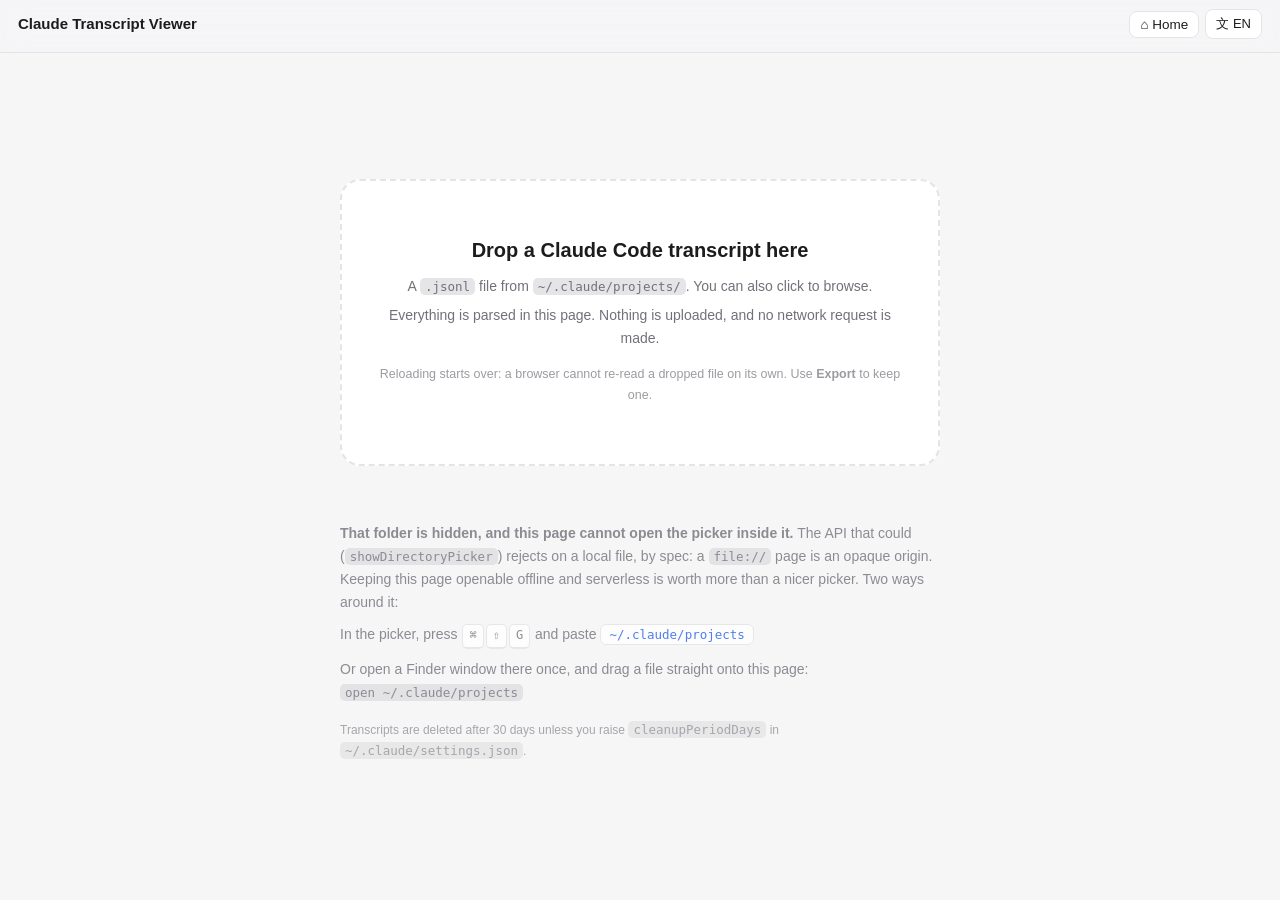
<file: viewer.html>
<!DOCTYPE html>
<html lang="en">
<head>
<meta charset="utf-8">
<meta name="viewport" content="width=device-width,initial-scale=1">
<meta http-equiv="Content-Security-Policy" content="default-src 'none'; script-src 'sha256-TosdWAynhJ1LbhGj01WCo9G+Ykc8EgOI2LZsPgXK0sk='; style-src 'sha256-SOilh1Y79zfAy4Tjf7OYju9AV4Du9/sa34W1EXceh/8='; img-src data:; connect-src 'none'; base-uri 'none'; form-action 'none'">
<title>Claude Transcript Viewer</title>
<style>:root{color-scheme:light dark;
 --bg:#f6f6f7;--surface:#fff;--text:#1c1c1e;--muted:#71717a;--border:#e4e4e7;
 --accent:#2563eb;--user-bg:#eef3fd;--user-edge:#cfdcf7;--user-bar:#2563eb;--meta-bg:#f1f1f3;
 --think-bg:#f7f4ef;--think-bar:#c8a96a;--tool-bg:#f2f4f7;
 --code-bg:#1e2229;--code-text:#e6e6e9;--mark:#ffd84d}
@media(prefers-color-scheme:dark){:root{
 --bg:#121215;--surface:#1c1c20;--text:#e7e7ea;--muted:#9a9aa2;--border:#2b2b31;
 --accent:#5b8df6;--user-bg:#1a2131;--user-edge:#2c3852;--user-bar:#5b8df6;--meta-bg:#212126;
 --think-bg:#221f1a;--think-bar:#8a7444;--tool-bg:#1f2126;
 --code-bg:#16181d;--code-text:#dfe3ea;--mark:#a8801a}}
*{box-sizing:border-box}
/* Latin faces come first so English is unaffected, then one CJK family per platform. Both
   PingFang cuts are listed because macOS ships TC and SC as separate faces and picking the
   wrong one gives a reader the other script's glyph shapes for the codepoints they share.
   Which of the two wins is decided by the lang attribute, not by this order. */
body{margin:0;background:var(--bg);color:var(--text);
 font:16px/1.7 -apple-system,BlinkMacSystemFont,"Segoe UI","PingFang TC","PingFang SC",
 "Hiragino Sans CNS","Microsoft JhengHei","Microsoft YaHei","Noto Sans CJK TC",
 "Noto Sans CJK SC",Helvetica,sans-serif}
a{color:var(--accent)}
/* Only the hosted demo page carries this bar; --demo-page injects the markup. It sits above
   the sticky header on purpose, so it scrolls away once you are reading. */
.demobar{display:flex;gap:10px 18px;align-items:baseline;flex-wrap:wrap;
 padding:9px 18px;background:var(--user-bg);border-bottom:1px solid var(--user-edge);
 font-size:13px;line-height:1.55}
.demobar b{font-weight:650}
.demobar span{color:var(--muted);flex:1;min-width:220px}
.demobar a{white-space:nowrap;font-weight:550}
@media(max-width:560px){.demobar{padding:8px 12px;font-size:12.5px}}
header{position:sticky;top:0;z-index:30;padding:9px 18px 7px;
 background:color-mix(in srgb,var(--bg) 90%,transparent);backdrop-filter:blur(14px);
 border-bottom:1px solid var(--border)}
.row1{display:flex;gap:12px;align-items:center;flex-wrap:wrap}
h1{margin:0;font-size:15px;font-weight:650;flex:1;min-width:160px;
 overflow:hidden;text-overflow:ellipsis;white-space:nowrap}
.search{display:flex;align-items:center;gap:5px}
input[type=search],.btn{background:var(--surface);border:1px solid var(--border);
 color:var(--text);border-radius:8px;font-size:13.5px}
input[type=search]{padding:6px 10px;width:200px;outline:none}
input[type=search]:focus{border-color:var(--accent)}
.btn{padding:5px 10px;cursor:pointer}
.btn:hover{border-color:var(--accent)}
.count{color:var(--muted);font-size:12px;min-width:56px}
.filters{display:flex;gap:12px;flex-wrap:wrap;margin-top:6px;font-size:12.5px;
 color:var(--muted);align-items:center}
.filters label{display:flex;gap:4px;align-items:center;cursor:pointer;user-select:none}
.filters input{accent-color:var(--accent);margin:0}
.filters .sep{opacity:.4}
.layout{display:flex;max-width:1180px;margin:0 auto;gap:8px}
nav{width:242px;flex:none;padding:20px 8px 60px;position:sticky;top:96px;
 align-self:flex-start;max-height:calc(100vh - 110px);overflow-y:auto}
nav h2{font-size:11px;text-transform:uppercase;letter-spacing:.08em;color:var(--muted);margin:0 10px 8px}
nav a{display:block;padding:6px 10px;border-radius:7px;color:var(--muted);
 text-decoration:none;font-size:13px;overflow:hidden;text-overflow:ellipsis;white-space:nowrap}
nav a:hover{background:var(--surface);color:var(--text)}
.chat{flex:1;min-width:0;padding:20px 16px 120px}
.filebar{background:var(--surface);border:1px solid var(--border);border-radius:13px;
 padding:12px 16px;margin-bottom:22px;font-size:13.5px}
.filebar h3{margin:0 0 8px;font-size:13px;color:var(--muted);font-weight:600}
.filebar ul{margin:0;padding-left:0;list-style:none;columns:2;column-gap:22px}
.filebar li{font-family:ui-monospace,Menlo,monospace;font-size:12.5px;padding:1.5px 0;
 overflow:hidden;text-overflow:ellipsis;white-space:nowrap;break-inside:avoid}
.filebar li b{color:var(--muted);font-weight:400}
@media(max-width:700px){.filebar ul{columns:1}}
.msg{margin:18px 0;scroll-margin-top:110px}
.who{font-size:11.5px;color:var(--muted);margin:0 2px 5px;display:flex;gap:8px;align-items:baseline}
.who b{font-weight:600;color:var(--text);font-size:12.5px}
.who .num{opacity:.55;font-variant-numeric:tabular-nums}
.who a{color:inherit;text-decoration:none}.who a:hover{color:var(--accent)}
.card{padding:14px 18px;border-radius:14px;overflow-wrap:break-word}
.user .card{background:var(--user-bg);border:1px solid var(--border);border-left:3px solid var(--user-bar)}
.assistant .card{background:var(--surface);border:1px solid var(--border)}
.card p{margin:0 0 10px}.card p:last-child{margin-bottom:0}
.card>:first-child{margin-top:0}
.card h3,.card h4,.card h5,.card h6{margin:15px 0 7px;font-size:1.02em}
.card ul{margin:7px 0;padding-left:22px}.card li{margin:3px 0}
code{background:color-mix(in srgb,var(--muted) 18%,transparent);padding:1px 5px;border-radius:5px;
 font-size:.88em;font-family:ui-monospace,SFMono-Regular,Menlo,monospace}
.codewrap{position:relative;margin:10px 0}
.codewrap pre{background:var(--code-bg);color:var(--code-text);margin:0;padding:13px 15px;
 border-radius:11px;overflow-x:auto;font-size:13px;line-height:1.6}
pre code{background:none;padding:0;color:inherit;font-size:inherit}
.copy{position:absolute;top:8px;right:8px;opacity:0;transition:opacity .15s;
 background:rgba(255,255,255,.12);color:#e6e6e9;border:none;border-radius:6px;
 padding:3px 9px;font-size:11.5px;cursor:pointer}
.codewrap:hover .copy{opacity:1}
.tablewrap{overflow-x:auto;margin:10px 0}
table{border-collapse:collapse;font-size:14px;width:100%}
th,td{border:1px solid var(--border);padding:6px 11px;text-align:left}
th{background:color-mix(in srgb,var(--muted) 12%,transparent);font-weight:600}
details.think{background:var(--think-bg);border:1px solid var(--border);
 border-left:3px solid var(--think-bar);border-radius:11px;margin:12px 0;font-size:14.5px}
details.think>summary{cursor:pointer;padding:8px 14px;color:var(--muted);font-size:12.5px;list-style:none}
details.think .card{background:none;border:none;padding:2px 16px 12px;font-style:italic;opacity:.92}
details.meta-block{background:var(--meta-bg);border:1px dashed var(--border);
 border-radius:11px;margin:12px 0;font-size:14px}
details.meta-block>summary{cursor:pointer;padding:8px 14px;color:var(--muted);font-size:12.5px;list-style:none}
details.meta-block .card{background:none;border:none;padding:2px 16px 12px}
summary::-webkit-details-marker{display:none}
summary:before{content:"▸ "}details[open]>summary:before{content:"▾ "}
.toolrun{margin:10px 0;border:1px solid var(--border);border-radius:11px;
 background:var(--tool-bg);overflow:hidden}
.toolrun>summary{cursor:pointer;padding:7px 13px;color:var(--muted);font-size:12.5px;list-style:none}
.toolrun .inner{padding:2px 10px 9px}
details.tool{border-radius:8px;margin:3px 0;background:color-mix(in srgb,var(--surface) 70%,transparent)}
details.tool>summary{cursor:pointer;padding:5px 10px;font-size:12.5px;list-style:none;
 display:flex;gap:7px;align-items:baseline;font-family:ui-monospace,Menlo,monospace}
details.tool>summary:before{content:""}
details.tool .name{color:var(--accent);flex:none}
details.tool .arg{color:var(--muted);overflow:hidden;text-overflow:ellipsis;white-space:nowrap}
details.tool .body{padding:2px 12px 10px;font-size:12.5px}
details.tool .body h6{margin:8px 0 3px;font-size:11px;color:var(--muted);
 text-transform:uppercase;letter-spacing:.06em}
details.tool pre{background:var(--code-bg);color:var(--code-text);margin:0;padding:10px 12px;
 border-radius:8px;overflow-x:auto;font-size:12px;line-height:1.55;max-height:340px}
ul.todo{list-style:none;padding:0;margin:4px 0;font-size:13px}
ul.todo li.done{opacity:.55;text-decoration:line-through}
.shots{display:flex;flex-wrap:wrap;gap:8px;margin:10px 0}
.shots img{height:120px;width:auto;max-width:180px;object-fit:cover;object-position:top;
 border-radius:9px;border:1px solid var(--border);cursor:zoom-in;display:block;
 background:var(--meta-bg);transition:transform .12s,border-color .12s}
.shots img:hover{transform:scale(1.03);border-color:var(--accent)}
#lb,#media{position:fixed;inset:0;display:none;background:rgba(8,8,10,.93);
 backdrop-filter:blur(6px)}
#lb.open,#media.open{display:flex}
#media{z-index:100}
#lb{z-index:120;align-items:center;justify-content:center}
#lb img{max-width:92vw;object-fit:contain;border-radius:8px;
 max-height:calc(100vh - 176px);max-height:calc(100svh - 176px);
 box-shadow:0 24px 70px rgba(0,0,0,.6)}
#lb .nav{position:absolute;top:0;bottom:0;width:22vw;min-width:80px;border:none;background:none;
 color:#fff;font-size:38px;cursor:pointer;opacity:.42;transition:opacity .15s;
 display:flex;align-items:center;justify-content:center}
#lb .nav:hover{opacity:1}
#lbprev{left:0}#lbnext{right:0}
.x{position:absolute;top:14px;right:18px;background:rgba(255,255,255,.13);color:#fff;border:none;
 border-radius:9px;width:38px;height:38px;font-size:19px;cursor:pointer;line-height:1;z-index:2}
.x:hover{background:rgba(255,255,255,.27)}
#lbcount{position:absolute;top:18px;left:50%;transform:translateX(-50%);
 color:#fff;opacity:.7;font-size:13px;max-width:min(78vw,760px);text-align:center;
 overflow:hidden;text-overflow:ellipsis;white-space:nowrap;pointer-events:none}
#lbbottom{position:absolute;left:50%;transform:translateX(-50%);
 bottom:calc(14px + env(safe-area-inset-bottom));z-index:3;
 display:flex;flex-direction:column;align-items:center;gap:9px;
 width:min(92vw,720px);text-align:center}
#lbactions{display:flex;gap:10px;flex-wrap:wrap;justify-content:center}
#lbactions button{background:rgba(255,255,255,.16);color:#fff;border:none;border-radius:9px;
 padding:9px 16px;font-size:13px;cursor:pointer;white-space:nowrap;
 backdrop-filter:blur(8px)}
#lbactions button:hover{background:rgba(255,255,255,.32)}
#lbhint{color:#fff;opacity:.38;font-size:11.5px;line-height:1.5}
#media{flex-direction:column}
#mediabar{flex:none;display:flex;align-items:center;justify-content:space-between;
 gap:14px;padding:14px 20px;color:#fff;border-bottom:1px solid rgba(255,255,255,.12)}
#mediahead{opacity:.72;font-size:13.5px}
#mediabar .tools{display:flex;gap:10px;align-items:center}
#mediabar button{background:rgba(255,255,255,.13);color:#fff;border:none;border-radius:9px;
 padding:8px 14px;font-size:13px;cursor:pointer;position:static;width:auto;height:auto}
#mediabar button:hover{background:rgba(255,255,255,.28)}
#mediascroll{flex:1;overflow-y:auto;padding:18px 24px 40px}
#mediagrid{display:grid;grid-template-columns:repeat(auto-fill,minmax(190px,1fr));
 gap:12px;max-width:1200px;margin:0 auto;width:100%}
#mediagrid figure{margin:0;cursor:zoom-in}
#mediagrid img{width:100%;height:170px;object-fit:cover;object-position:top;border-radius:10px;
 border:1px solid rgba(255,255,255,.14);background:#000;display:block}
#mediagrid figure:hover img{border-color:#fff}
#mediagrid figcaption{color:#fff;opacity:.5;font-size:11.5px;padding:5px 2px 0;
 overflow:hidden;text-overflow:ellipsis;white-space:nowrap}
#pill{position:fixed;right:20px;bottom:20px;z-index:40;background:var(--surface);
 border:1px solid var(--border);border-radius:22px;padding:7px 14px;font-size:12.5px;
 color:var(--muted);cursor:pointer;box-shadow:0 4px 16px rgba(0,0,0,.14);
 font-variant-numeric:tabular-nums;user-select:none}
#pill:hover{color:var(--text);border-color:var(--accent)}
@keyframes flash{0%,100%{box-shadow:0 0 0 0 transparent}
 15%,70%{box-shadow:0 0 0 4px color-mix(in srgb,var(--accent) 45%,transparent)}}
.msg.flash .card{animation:flash 1.8s ease-out;border-radius:14px}
mark{background:var(--mark);color:#1c1c1e;border-radius:3px;padding:0 1px}
mark.on{outline:2px solid var(--accent)}
body.hide-think details.think{display:none}
body.hide-tool .toolrun{display:none}
body.hide-meta details.meta-block{display:none}
body.hide-assistant .msg.assistant{display:none}

/* ── touch devices: hover-only affordances never appear, so pin them visible ── */
@media(hover:none){
 .copy{opacity:.8}
 #lb .nav{opacity:.6}
 .shots img:hover{transform:none}
 #lbactions button,.btn,nav a{min-height:38px}
}

/* ── narrow screens ── */
#tocbtn{display:none}
@media(max-width:860px){
 .chat{padding:14px 12px 110px}
 #tocbtn{display:inline-block}
 h1{min-width:100%;order:-1}
 input[type=search]{width:min(52vw,240px)}
 /* Explicit box, not `inset:0`: the sidebar's own base rule left this at its content
    height, so the panel opened without covering the page behind it. */
 nav{position:fixed;top:0;left:0;right:0;bottom:0;width:100%;height:100dvh;
  z-index:60;max-height:none;padding:0 14px 40px;
  background:var(--bg);display:none;overflow-y:auto}
 body.toc-open nav{display:block}
 body.toc-open{overflow:hidden}
 nav h2{position:sticky;top:0;background:var(--bg);padding:6px 10px 10px;margin:0;font-size:12px}
 nav a{font-size:14px;padding:9px 10px;white-space:normal}
 #lb .nav{width:64px;min-width:0;font-size:30px}
 #mediabar{flex-wrap:wrap;gap:8px;padding:10px 14px}
 #mediahead{width:100%;font-size:12px}
 #mediascroll{padding:12px 14px 40px}
 #mediagrid{grid-template-columns:repeat(auto-fill,minmax(140px,1fr));gap:9px}
 #mediagrid img{height:130px}
 #pill{right:12px;bottom:calc(12px + env(safe-area-inset-bottom))}
}
@media(max-width:520px){
 .filters{gap:9px;font-size:12px}
 .card{padding:12px 14px}
 .shots img{height:96px;max-width:140px}
}

/* ── drop zone (only shown when no transcript is embedded) ── */
#drop{max-width:640px;margin:14vh auto 0;padding:0 20px;text-align:center}
#drop .zone{border:2px dashed var(--border);border-radius:20px;padding:52px 28px;
 background:var(--surface);transition:border-color .15s,background .15s;cursor:pointer}
#drop.over .zone{border-color:var(--accent);
 background:color-mix(in srgb,var(--accent) 8%,var(--surface))}
#drop h2{margin:0 0 8px;font-size:20px}
#drop p{margin:6px 0;color:var(--muted);font-size:14px;line-height:1.65}
#drop .hint{margin-top:22px;font-size:12.5px;opacity:.8}
#drop code{font-size:12.5px}
#drop input{display:none}
#drop .err{color:#e5484d;font-size:13px;margin-top:12px;min-height:18px}
body.loaded #drop{display:none}
body:not(.loaded) header .search,body:not(.loaded) .filters,
body:not(.loaded) #mediabtn,body:not(.loaded) #tocbtn,
body:not(.loaded) #exportbtn,body:not(.loaded) #pill,body:not(.loaded) .layout{display:none}

#drop .hint{margin-top:26px;text-align:left;font-size:13px;line-height:1.75;color:var(--muted)}
#drop .hint p{margin:0 0 9px}
#drop .hint .fine{margin-top:16px;font-size:12px;opacity:.75}
#drop kbd{display:inline-block;background:var(--surface);border:1px solid var(--border);
 border-bottom-width:2px;border-radius:5px;padding:1px 6px;font-size:12px;
 font-family:ui-monospace,Menlo,monospace;margin:0 1px}
.pathbtn{background:var(--surface);border:1px solid var(--border);color:var(--accent);
 border-radius:6px;padding:2px 8px;font-family:ui-monospace,Menlo,monospace;font-size:12.5px;
 cursor:pointer}
.pathbtn:hover{border-color:var(--accent)}

.filters .n{opacity:.65}

/* Reading measure: research puts comfortable prose at 50–75 characters, and WCAG 1.4.8
   caps it at 80. Cards were running past 110. Tables and code keep the full width. */
.card p, .card li, .card h3, .card h4, .card h5, .card h6 { max-width: 72ch }
details.tool .body h6.err { color: #e5484d }
.card .warn, .body .warn { color: #e5a23d; font-size: 12.5px; margin: 6px 0 0 }
html, body { overflow-x: hidden }
.layout, .chat, header { max-width: 100%; }
.filebar ul { columns: 2 }
@media (max-width: 900px) { .filebar ul { columns: 1 } }

/* ── bulk import: the picker shown when several transcripts are dropped at once ── */
#picker{display:none;max-width:820px;margin:0 auto;padding:34px 18px 90px}
body.picking #picker{display:block}
body.picking .layout,body.picking #drop{display:none}
body.picking header .search,body.picking .filters,body.picking .stats,
body.picking .statsmore,body.picking #mediabtn,body.picking #exportbtn,
body.picking #tocbtn,body.picking #pill{display:none}
#picker h2{font-size:15px;color:var(--muted);font-weight:600;margin:0 0 14px}
#picker .rows{display:flex;flex-direction:column;gap:8px}
.srow{display:grid;gap:3px;text-align:left;width:100%;cursor:pointer;
 background:var(--surface);border:1px solid var(--border);border-radius:12px;
 padding:12px 16px;color:var(--text);font:inherit}
.srow:hover{border-color:var(--accent)}
.srow .t{font-weight:600;font-size:14.5px;overflow:hidden;text-overflow:ellipsis;white-space:nowrap}
.srow .m{font-size:12.5px;color:var(--muted)}
.srow .f{font-size:11.5px;color:var(--muted);opacity:.6;font-family:ui-monospace,Menlo,monospace;
 overflow:hidden;text-overflow:ellipsis;white-space:nowrap}

/* ── header stats: chips, not one long dot-separated line ── */
.stats{display:flex;gap:6px;flex-wrap:wrap;align-items:center;margin-top:7px}
.chip{display:inline-flex;align-items:center;gap:5px;font-size:12px;color:var(--muted);
 background:color-mix(in srgb,var(--muted) 11%,transparent);
 border:1px solid transparent;border-radius:7px;padding:3px 9px;white-space:nowrap}
.chip b{font-weight:400;opacity:.75;font-size:11.5px}
.chip.more{cursor:pointer;font-family:inherit;color:var(--muted);
 border-color:var(--border);background:none;padding:3px 8px}
.chip.more:hover{color:var(--text);border-color:var(--accent)}
.statsmore{display:none;margin-top:8px;font-size:12.5px;color:var(--muted);
 background:var(--surface);border:1px solid var(--border);border-radius:10px;
 padding:9px 13px;max-width:760px}
.statsmore.open{display:block}
.statsmore div{display:flex;gap:10px;padding:2px 0;align-items:baseline}
.statsmore div span{flex:none;width:130px;opacity:.7}

/* ── Card refinements ─────────────────────────────────────────────────────────
   Cards stay, but they should not all carry the same weight. Three surfaces with
   identical fill, border and radius is the shape that reads as generated. So the
   file summary drops to a flat strip (it is metadata, not speech), the assistant
   card softens to let long prose breathe, and only your own turns keep the full
   accent treatment. */
.filebar{background:none;border:none;border-bottom:1px solid var(--border);
 border-radius:0;padding:0 2px 15px;margin-bottom:6px}
.filebar h3{font-size:12px;letter-spacing:.02em}
.assistant .card{background:color-mix(in srgb,var(--surface) 62%,transparent);
 border-color:color-mix(in srgb,var(--border) 62%,transparent)}
.msg{margin:22px 0}
.msg+.msg{margin-top:24px}
.who{margin-bottom:6px}
.who b{letter-spacing:.01em}
.user .who b{color:var(--accent)}
.card{border-radius:12px}
.user .card{padding-left:16px}
/* Long turns get a little more air between paragraphs than short ones need. */
.card p+p{margin-top:2px}

/* Your turns are marked by the accent-coloured speaker label and a tint, not by a stripe.
   A coloured bar down the side of a card is decoration doing a job the label already does. */
.user .card{background:var(--user-bg);border:1px solid var(--user-edge);border-left-width:1px;
 padding-left:18px}
body.hide-user .msg.user{display:none}

/* Per-message copy. Copies the markdown the record held, not the rendered text, so a table
   or a code fence survives the trip. */
.msgcopy{opacity:0;transition:opacity .15s,color .15s;background:none;border:none;
 color:var(--muted);cursor:pointer;font-size:12.5px;padding:0 4px;line-height:1;
 margin-left:2px}
.msg:hover .msgcopy,.msgcopy:focus-visible{opacity:.7}
.msgcopy:hover{opacity:1;color:var(--accent)}
.msgcopy.ok{opacity:1;color:#4abe82}
@media(hover:none){.msgcopy{opacity:.55}}

/* Table of contents panel header. The close button only exists where the panel is a
   full-screen sheet; on a wide screen the sidebar is always visible and needs no dismiss. */
.navbar{display:flex;align-items:center;justify-content:space-between;gap:12px}
#tocclose{display:none;background:var(--surface);border:1px solid var(--border);
 color:var(--text);border-radius:9px;width:36px;height:36px;font-size:16px;cursor:pointer;
 flex:none;line-height:1}
#tocclose:hover{border-color:var(--accent)}
@media(max-width:860px){
 #tocclose{display:block}
 .navbar{position:sticky;top:0;z-index:1;background:var(--bg);
  padding:12px 0 10px;margin-bottom:2px;border-bottom:1px solid var(--border)}
 nav h2{position:static;padding:0 4px;margin:0}
}

/* ── Narrow header ────────────────────────────────────────────────────────────
   Under about 560px the header was eating 440px of height before a single message
   appeared: three rows of buttons, two rows of chips. Labels collapse to their icons
   and the chips fold into the ⓘ panel, which now carries every value they showed, so
   nothing is lost by hiding them. */
@media(max-width:640px){
 header{padding:7px 12px 6px}
 .row1{gap:8px}
 h1{font-size:14px}
 .btn{padding:5px 8px}
 input[type=search]{width:auto;flex:1;min-width:0}
 .search{flex:1;min-width:0}
 .filters{gap:10px;margin-top:5px}
 .stats{margin-top:5px}
 .chip{padding:2px 8px;font-size:11.5px}
}
@media(max-width:560px){
 .stats .chip:not(.more){display:none}
 .statsmore{max-width:100%}
 .statsmore div span{width:96px}
}
@media(max-width:400px){
 .filters label span{display:none}
 .count{min-width:0}
}

/* Inline code is the one thing that can push the page wider than the screen: it is a long
   unbreakable monospace token inside prose. `anywhere` (not `break-word`) is what actually
   lowers the element's min-content width, which is what the overflow depends on. Code
   blocks are excluded, since those scroll inside their own container by design. */
code{overflow-wrap:anywhere}
pre code{overflow-wrap:normal}
.filebar li{overflow-wrap:anywhere;white-space:normal}

/* ── Priority+ header ─────────────────────────────────────────────────────────
   Seven controls plus a title, filters and stats will not sit on one line, and letting
   them wrap produced a five-row header that pushed the conversation off the screen. The
   search box and the title keep their place at every width; everything else collapses
   into one overflow button once the row stops fitting. */
/* margin-left:auto keeps the actions on the right edge at every width. Below 860px the
   title takes its own row, so it stops flexing and there is nothing else to push them. */
.actions{position:relative;display:flex;align-items:center;margin-left:auto}
#morebtn{display:none;font-size:15px;line-height:1;padding:5px 11px}
.actionmenu{display:flex;gap:6px;align-items:center}
.metarow{display:flex;flex-wrap:wrap;align-items:center;gap:6px 16px}
.metarow .filters,.metarow .stats{margin-top:6px}

@media(max-width:1000px){
 #morebtn{display:block}
 .actionmenu{display:none;position:absolute;right:0;top:calc(100% + 7px);z-index:50;
  flex-direction:column;align-items:stretch;gap:4px;padding:6px;min-width:158px;
  background:var(--surface);border:1px solid var(--border);border-radius:11px;
  box-shadow:0 10px 30px rgba(0,0,0,.28)}
 body.menu-open .actionmenu{display:flex}
 .actionmenu .btn{border:none;background:none;text-align:left;padding:7px 10px;font-size:13.5px}
 .actionmenu .btn:hover{background:color-mix(in srgb,var(--accent) 14%,transparent)}
 .actionmenu .lbl{display:inline}
 .actionmenu #mediabtn:after{content:" Media"}
 .actionmenu #tocbtn:after{content:" Contents"}
 /* These two labels exist only as generated content, so the JS string table cannot reach
    them. They key off the lang attribute setLang() writes instead. */
 html[lang="zh-Hant"] .actionmenu #mediabtn:after{content:" 媒體"}
 html[lang="zh-Hant"] .actionmenu #tocbtn:after{content:" 目錄"}
 html[lang="zh-Hans"] .actionmenu #mediabtn:after{content:" 媒体"}
 html[lang="zh-Hans"] .actionmenu #tocbtn:after{content:" 目录"}
}

/* ── Print, which is also how you get a PDF ───────────────────────────────────
   Cmd+P already produces a PDF; it just needed to stop printing the chrome. Sticky
   headers repeat on every page, dark backgrounds waste ink, and collapsed sections
   print as their summary line unless opened. */
@media print{
 header,nav,#pill,#lb,#media,#drop,.msgcopy,.copy,.actions,.demobar{display:none!important}
 body{background:#fff;color:#000}
 .layout{display:block;max-width:none}
 .chat{padding:0}
 .card{background:none!important;border:1px solid #ddd!important;break-inside:avoid}
 .user .card{background:#f4f7ff!important}
 .who{color:#555}
 .who b{color:#000}
 .codewrap pre,details.tool pre{background:#f3f3f5;color:#111;border:1px solid #e0e0e4;
  white-space:pre-wrap;max-height:none}
 code{background:#f0f0f2;color:#111}
 .shots img{height:auto;max-width:46%;break-inside:avoid}
 details.think,details.meta-block,.toolrun{display:none}
 .filebar{border-bottom:1px solid #ccc}
 a{color:#000;text-decoration:underline}
 .msg{break-inside:avoid-page}
 table,th,td{border-color:#ccc!important}
 th{background:#f3f3f5!important}
}

/* A dropped .md is a document, not a conversation: no speaker, no filters, no prompt index.
   Hiding them is what stops the page looking broken rather than repurposed. */
body.docmode .filters,body.docmode .stats,body.docmode .statsmore,
body.docmode #mediabtn,body.docmode #pill{display:none}
body.docmode .layout{max-width:1040px}
.msg.doc{margin:0}
.msg.doc .card{background:none;border:none;padding:22px 4px 60px}
.msg.doc .card>:first-child{margin-top:0}

/* Headings need to read as headings. At a flat 1.02em every level looked like bold text,
   which is survivable inside a chat turn and wrong for a document. */
.card h2{font-size:1.32em;margin:20px 0 8px}
.card h3{font-size:1.16em;margin:18px 0 7px}
.card h4{font-size:1.04em;margin:16px 0 6px}
.card h5,.card h6{font-size:.97em;margin:14px 0 5px;color:var(--muted)}
.card ol{margin:7px 0;padding-left:24px}
.card ol li{margin:3px 0}

/* The title doubles as the way back, the way a site logo does. Only once something is
   loaded, since at the drop zone there is nowhere to go. */
body.loaded h1,body.picking h1{cursor:pointer}
body.loaded h1:hover,body.picking h1:hover{color:var(--accent)}

/* The export popover shares the overflow menu's anchoring so it lands in the same place
   whether the button was in the header or inside ⋯. */
#exportmenu{display:none;position:absolute;right:0;top:calc(100% + 7px);z-index:51;
 flex-direction:column;align-items:stretch;gap:2px;padding:6px;min-width:214px;
 background:var(--surface);border:1px solid var(--border);border-radius:11px;
 box-shadow:0 10px 30px rgba(0,0,0,.28)}
body.export-open #exportmenu{display:flex}
#exportmenu .btn{border:none;background:none;text-align:left;padding:8px 10px;
 font-size:13.5px;display:flex;flex-direction:column;gap:1px;line-height:1.35}
#exportmenu .btn:hover{background:color-mix(in srgb,var(--accent) 14%,transparent)}
#exportmenu small{font-size:11.5px;color:var(--muted);font-weight:400}
body.picking #exportmenu,body:not(.loaded) #exportmenu{display:none}

/* The language popover anchors like the export one. The ID beats .actionmenu's display,
   which is what keeps it closed both inline and inside the ⋯ overflow menu. Unlike export
   it stays available at the drop zone: that is the screen a reader who needs it sees first. */
#langmenu{display:none;position:absolute;right:0;top:calc(100% + 7px);z-index:51;
 flex-direction:column;align-items:stretch;gap:2px;padding:6px;min-width:150px;
 background:var(--surface);border:1px solid var(--border);border-radius:11px;
 box-shadow:0 10px 30px rgba(0,0,0,.28)}
body.lang-open #langmenu{display:flex}
#langmenu .btn{border:none;background:none;text-align:left;padding:8px 10px;font-size:13.5px}
#langmenu .btn:hover{background:color-mix(in srgb,var(--accent) 14%,transparent)}
#langmenu .btn.on{color:var(--accent);font-weight:600}
#langbtn{font-size:13px}

/* A document's contents list indents by heading level, which is the only cue that says
   where you are in a structure rather than just what is in it. */
nav a.lvl2{font-weight:600;color:var(--text);margin-top:7px}
nav a.lvl3{padding-left:20px}
nav a.lvl4{padding-left:32px;font-size:12.5px}
nav a.lvl5,nav a.lvl6{padding-left:42px;font-size:12px;opacity:.85}
body.docmode nav a{white-space:normal}

/* Wikilinks cannot resolve outside a vault, so they stay visible as references rather than
   being silently flattened into plain words. */
.wikilink{color:var(--accent);opacity:.85}
#drop .zone .fine{margin-top:14px;font-size:12.5px;opacity:.7}

/* ── Links panel: the same shape as media mode, for the other kind of artefact a session
   accumulates. An index without a way back to the context is just a bookmark dump. ── */
#links{position:fixed;inset:0;z-index:100;display:none;flex-direction:column;
 background:rgba(8,8,10,.93);backdrop-filter:blur(6px)}
#links.open{display:flex}
#linkhead{opacity:.72;font-size:13.5px;color:#fff}
#linklist{max-width:920px;margin:0 auto;width:100%;display:flex;flex-direction:column;gap:6px}
.linkrow{display:flex;align-items:center;gap:10px;padding:9px 12px;border-radius:10px;
 background:rgba(255,255,255,.05);border:1px solid rgba(255,255,255,.09)}
.linkrow:hover{border-color:rgba(255,255,255,.28)}
.linkrow a{flex:1;min-width:0;display:flex;flex-direction:column;gap:2px;
 text-decoration:none;color:#fff}
.linkrow a b{font-size:13.5px;font-weight:600;overflow:hidden;text-overflow:ellipsis;white-space:nowrap}
.linkrow a span{font-size:11.5px;opacity:.5;font-family:ui-monospace,Menlo,monospace;
 overflow:hidden;text-overflow:ellipsis;white-space:nowrap}
.linkrow button{flex:none;background:rgba(255,255,255,.12);color:#fff;border:none;
 border-radius:7px;padding:5px 10px;font-size:12px;cursor:pointer;
 font-variant-numeric:tabular-nums}
.linkrow button:hover{background:rgba(255,255,255,.28)}
body.picking #linkbtn,body.docmode #linkbtn{display:none}
.btn:disabled{opacity:.4;cursor:default}
.btn:disabled:hover{border-color:var(--border)}
</style>
</head>
<body>
<header>
  <div class="row1">
    <h1>Claude Transcript Viewer</h1>
    <div class="search">
      <input id="q" type="search" placeholder="Search…  ( / )" data-i18n-ph="searchPh">
      <button class="btn" id="prev">↑</button><button class="btn" id="next">↓</button>
      <span class="count" id="cnt"></span>
    </div>
    <div class="actions">
      <button class="btn" id="morebtn" title="More" data-i18n-title="more">⋯</button>
      <div class="actionmenu" id="actionmenu">
        <button class="btn" id="mediabtn" hidden>🖼</button>
        <button class="btn" id="linkbtn" hidden>🔗</button>
        <button class="btn" id="exportbtn" title="Save this transcript" data-i18n-title="exportT">⤓<span class="lbl" data-i18n="export"> Export</span></button>
        <button class="btn" id="homebtn" title="Back to the start" data-i18n-title="homeT">⌂<span class="lbl" data-i18n="home"> Home</span></button>
        <button class="btn" id="tocbtn" title="Table of contents" data-i18n-title="tocT">☰</button>
        <button class="btn" id="langbtn" title="Language">文<span class="lbl" data-i18n="langShort"> EN</span></button>
      </div>
      <div class="actionmenu" id="exportmenu">
        <button class="btn" id="exp-html">HTML<small data-i18n="expHtml">one self-contained file</small></button>
        <button class="btn" id="exp-md">Markdown<small data-i18n="expMd">for a notes vault or an issue</small></button>
        <button class="btn" id="exp-pdf">PDF<small data-i18n="expPdf">via your browser's print dialog</small></button>
      </div>
      <!-- Language is a choice about the whole page, so it sits with the other page-level
           actions rather than in a corner of its own. Values match the STR table keys. -->
      <div class="actionmenu" id="langmenu">
        <button class="btn" data-l="en">English</button>
        <button class="btn" data-l="hant">繁體中文</button>
        <button class="btn" data-l="hans">简体中文</button>
      </div>
    </div>
  </div>
  <div class="metarow">
    <div class="filters" id="filters"></div>
    <div class="stats" id="stats"></div>
  </div>
  <div class="statsmore" id="statsmore"></div>
</header>

<div id="drop">
  <div class="zone">
    <h2 data-i18n="dropTitle">Drop a Claude Code transcript here</h2>
    <p data-i18n-html="dropSub">A <code>.jsonl</code> file from <code>~/.claude/projects/</code>. You can also click to browse.</p>
    <p data-i18n="dropPrivacy">Everything is parsed in this page. Nothing is uploaded, and no network request is made.</p>
    <p class="fine" data-i18n-html="dropReload">Reloading starts over: a browser cannot re-read a dropped file on its own.
    Use <b>Export</b> to keep one.</p>
    <input id="fileinput" type="file" multiple
           accept=".jsonl,.md,.markdown,.txt,application/json,text/plain,text/markdown">
  </div>
  <div class="err" id="droperr"></div>
  <div class="hint">
    <p data-i18n-html="hintWhy"><b>That folder is hidden, and this page cannot open the picker inside it.</b> The API
      that could (<code>showDirectoryPicker</code>) rejects on a local file, by spec: a
      <code>file://</code> page is an opaque origin. Keeping this page openable offline and
      serverless is worth more than a nicer picker. Two ways around it:</p>
    <!-- The translated run is a span beside the button, not the paragraph around it:
         swapping innerHTML on the parent would delete #copypath and its handler. -->
    <p><span data-i18n-html="hintPaste">In the picker, press <kbd>⌘</kbd><kbd>⇧</kbd><kbd>G</kbd> and paste
      </span><button id="copypath" class="pathbtn" title="Click to copy" data-i18n-title="copyT">~/.claude/projects</button></p>
    <p data-i18n-html="hintFinder">Or open a Finder window there once, and drag a file straight onto this page:<br>
      <code>open ~/.claude/projects</code></p>
    <p class="fine" data-i18n-html="hintCleanup">Transcripts are deleted after 30 days unless you raise
      <code>cleanupPeriodDays</code> in <code>~/.claude/settings.json</code>.</p>
  </div>
</div>

<div id="picker"></div>

<div class="layout">
  <nav>
    <div class="navbar">
      <h2 id="navtitle" data-i18n="navPrompts">Your prompts</h2>
      <button id="tocclose" title="Close (Esc)" data-i18n-title="closeEsc">✕</button>
    </div>
    <div id="toc"></div>
  </nav>
  <main class="chat"></main>
</div>

<div id="lb">
  <button class="nav" id="lbprev" title="Previous (←)" data-i18n-title="prevT">‹</button>
  <img id="lbimg" alt="">
  <button class="nav" id="lbnext" title="Next (→)" data-i18n-title="nextT">›</button>
  <button class="x" id="lbclose" title="Close (Esc)" data-i18n-title="closeEsc">✕</button>
  <span id="lbcount"></span>
  <div id="lbbottom">
    <div id="lbactions">
      <button id="lbgoto" data-i18n="lbGoto">↩ Jump to message</button>
      <button id="lbcopy" title="Copy the image, then paste it into images.google.com" data-i18n-title="lbCopyT" data-i18n="lbCopy">⧉ Copy image</button>
    </div>
    <span id="lbhint" data-i18n="lbHint">← → or swipe to navigate · Esc to close ·
      right-click an image for your browser's reverse-image search</span>
  </div>
</div>

<div id="media">
  <div id="mediabar">
    <span id="mediahead"></span>
    <div class="tools">
      <button id="dlall" title="Download every image" data-i18n-title="dlAllT" data-i18n="dlAll">⤓ Download all</button>
      <button id="mediaclose" title="Close (Esc)" data-i18n-title="closeEsc" data-i18n="closeBtn">✕ Close</button>
    </div>
  </div>
  <div id="mediascroll"><div id="mediagrid"></div></div>
</div>

<div id="links">
  <div id="mediabar">
    <span id="linkhead"></span>
    <div class="tools"><button id="linkclose" title="Close (Esc)" data-i18n-title="closeEsc" data-i18n="closeBtn">✕ Close</button></div>
  </div>
  <div id="mediascroll"><div id="linklist"></div></div>
</div>

<div id="pill" title="Back to top" data-i18n-title="topT">1 / 1</div>
<script>/* Claude Transcript Viewer — parsing, rendering and UI.
 *
 * This is the ONLY implementation. Two entry points feed it the same records:
 *   · a .jsonl dropped onto the page (parsed here, in the browser)
 *   · window.__TRANSCRIPT__, inlined by claude_transcript_viewer.py
 * The Python side never renders anything; it slims records, embeds disk-referenced
 * screenshots, and injects the result into this same shell.
 */
(() => {
'use strict';

// Captured before anything renders, so "Export" can rebuild a clean copy of this page.
const SHELL = '<!DOCTYPE html>\n' + document.documentElement.outerHTML;

const $ = s => document.querySelector(s), $$ = s => [...document.querySelectorAll(s)];

const TOOL_ICON = {
  Bash: '⚡', Read: '📖', Edit: '✏️', Write: '📝', NotebookEdit: '📝',
  Glob: '🔍', Grep: '🔍', WebSearch: '🌐', WebFetch: '🌐',
  Task: '🤖', Agent: '🤖', Skill: '🧩', TodoWrite: '☑️',
  SendUserFile: '📤', Artifact: '🎨', AskUserQuestion: '❓', ToolSearch: '🔎',
  TaskCreate: '📌', TaskUpdate: '📌', TaskStop: '📌', Monitor: '👁', Workflow: '🔀',
};
const WRITE_TOOLS = new Set(['Edit', 'Write', 'NotebookEdit']);
const MAX_INPUT = 900, MAX_RESULT = 1400;

// ───────────────────────── language ─────────────────────────
//
// Every string the reader sees lives here, in three tables with identical keys. They are in
// this file rather than in a JSON sidecar because the CSP pins a sha256 of the one inline
// <script>: a second fetched resource would either need its own hash or a looser policy, and
// the page has to keep working from file:// with no server to fetch from anyway.
//
// Traditional and Simplified are written out separately rather than converted from one
// another. The pairs that differ are vocabulary, not characters: 檔案/文件, 搜尋/搜索,
// 網路/网络, 列印/打印, 設定/设置. A character-level conversion gets all five wrong.
//
// A value is either a string or a function of its interpolated parts. Functions keep the
// numbers and the grammar in the same place, so a language that orders them differently
// (or does not pluralise) is not fighting a template syntax.
const STR = {
  en: {
    searchPh: 'Search…  ( / )', more: 'More',
    exportT: 'Save this transcript', export: ' Export',
    homeT: 'Back to the start', home: ' Home',
    tocT: 'Table of contents', langShort: ' EN',
    expHtml: 'one self-contained file', expMd: 'for a notes vault or an issue',
    expPdf: "via your browser's print dialog",
    dropTitle: 'Drop a Claude Code transcript here',
    dropSub: 'A <code>.jsonl</code> file from <code>~/.claude/projects/</code>. ' +
      'You can also click to browse.',
    dropPrivacy: 'Everything is parsed in this page. Nothing is uploaded, and no network ' +
      'request is made.',
    dropReload: 'Reloading starts over: a browser cannot re-read a dropped file on its own. ' +
      'Use <b>Export</b> to keep one.',
    hintWhy: '<b>That folder is hidden, and this page cannot open the picker inside it.</b> ' +
      'The API that could (<code>showDirectoryPicker</code>) rejects on a local file, by ' +
      'spec: a <code>file://</code> page is an opaque origin. Keeping this page openable ' +
      'offline and serverless is worth more than a nicer picker. Two ways around it:',
    hintPaste: 'In the picker, press <kbd>⌘</kbd><kbd>⇧</kbd><kbd>G</kbd> and paste ',
    copyT: 'Click to copy',
    hintFinder: 'Or open a Finder window there once, and drag a file straight onto this ' +
      'page:<br><code>open ~/.claude/projects</code>',
    hintCleanup: 'Transcripts are deleted after 30 days unless you raise ' +
      '<code>cleanupPeriodDays</code> in <code>~/.claude/settings.json</code>.',
    navPrompts: 'Your prompts', navContents: 'Contents',
    closeEsc: 'Close (Esc)', closeBtn: '✕ Close',
    prevT: 'Previous (←)', nextT: 'Next (→)',
    lbGoto: '↩ Jump to message', lbCopy: '⧉ Copy image',
    lbCopyT: 'Copy the image, then paste it into images.google.com',
    lbHint: '← → or swipe to navigate · Esc to close · right-click an image for your ' +
      "browser's reverse-image search",
    dlAll: '⤓ Download all', dlAllT: 'Download every image', topT: 'Back to top',
    // Only the hosted demo page carries these; --demo-page injects the markup that uses them.
    demoLive: 'Live demo',
    demoWhat: 'A fictional session, safe to click around. Drop a <code>.jsonl</code> of your ' +
      'own and it is parsed here in the page, never uploaded &mdash; but for real transcripts ' +
      'prefer the downloaded file, which you can verify by reading it and running it with ' +
      'Wi-Fi off.',
    demoDownload: '↓ Download viewer.html', demoSource: 'Source',
    copy: 'Copy', copied: 'Copied',
    truncated: n => `\n… (truncated, ${n} chars total)`,
    emptyCmd: '(empty command)', inPath: '  in ',
    todoDone: (a, b) => `${a} / ${b} done`,
    justNow: 'just now', ago: s => `${s} ago`,
    unitY: 'y', unitMo: 'mo', unitD: 'd', unitH: 'h', unitM: 'm',
    toolActions: n => `${n} tool actions`,
    inputH: 'Input', outputH: 'Output', resultH: 'Result',
    interrupted: 'Interrupted before it finished.',
    injectedHead: 'Injected content',
    injectedMeta: n => `${n} chars · injected by a skill or the system, not typed by you`,
    reasoning: n => `💭 Claude&#39;s reasoning · ${n} chars`,
    imageOnly: '(image only)', you: 'You', claude: 'Claude',
    copyMsg: 'Copy this message',
    filesTouched: (n, more) => `📁 ${n} files touched in this session ${more}`,
    moreCount: n => `(+${n} more)`,
    fReasoning: '💭 Reasoning', fTools: '🔧 Tools', fInjected: '⚙️ Injected',
    gitBranch: 'git branch', timeSpent: 'time spent', screenshots: 'screenshots',
    moreAbout: 'More about this session',
    promptsReplies: (a, b) => `${a} prompts · ${b} replies`,
    sBranch: 'Branch', sTime: 'Time', sMessages: 'Messages', sImages: 'Images',
    sTokens: 'Tokens out', sTools: 'Tools', sSkills: 'Skills',
    sSub: 'Subagent records', sSource: 'Source',
    unknown: 'unknown', notRecorded: 'not recorded', none: 'none',
    overTurns: (d, t) => `${d} over ${t} turns`,
    turnsShort: n => `${n} turns`,
    noneParen: '(none)',
    linksCited: n => `🔗 ${n} links cited in this session`,
    jumpCited: 'Jump to where it was cited',
    mediaHead: n => `🖼 ${n} media items · click to enlarge, then jump back to its message`,
    hAll: ' All', hBack: ' Back',
    hBackList: 'Back to the list',
    hBackOwn: 'Back to this file’s own transcript',
    hOwnShown: 'This file’s own transcript is already shown',
    hBackStart: 'Back to the start, to open another transcript',
    hBackStartFiles: 'Back to the start, to open different files',
    noPreview: '(no preview)',
    firstPrompt: s => `First prompt: ${s}`,
    mdFiles: n => `Files touched (${n})`,
    mdBranch: b => `branch \`${b}\``,
    mdTokens: n => `${n} output tokens`,
    mdToolActions: n => `🔧 ${n} tool actions: `,
    mdImages: n => `*(${n} image${n > 1 ? 's' : ''} in the HTML version)*`,
    pickerHead: n => `${n} transcripts loaded`,
    pickerTitle: n => `${n} transcripts`,
    pPrompts: n => `${n} prompts`, pTools: n => `${n} tools`,
    errDrop: 'Drop a .jsonl transcript, or a .md file.',
    errReading: n => `Reading ${n} files…`,
    errNoJson: 'No readable JSON lines. Are these Claude Code .jsonl transcripts?',
    errEmbedded: 'Embedded transcript is unreadable.',
    noResults: 'no results',
    copiedPath: 'copied — now press ⌘⇧G and paste',
    lbCopied: '✓ Copied — paste into images.google.com',
    lbBlocked: '✕ Blocked — right-click the image instead',
  },
  hant: {
    searchPh: '搜尋…  ( / )', more: '更多',
    exportT: '儲存這份紀錄', export: ' 匯出',
    homeT: '回到開始畫面', home: ' 首頁',
    tocT: '目錄', langShort: ' 繁',
    expHtml: '單一自足檔案', expMd: '適合筆記庫或 issue',
    expPdf: '透過瀏覽器的列印對話框',
    dropTitle: '把 Claude Code 對話紀錄拖到這裡',
    dropSub: '來自 <code>~/.claude/projects/</code> 的 <code>.jsonl</code> 檔案。' +
      '也可以點一下瀏覽選擇。',
    dropPrivacy: '所有解析都在這個頁面裡完成。不會上傳任何東西，也不會發出任何網路請求。',
    dropReload: '重新整理會從頭開始：瀏覽器沒辦法自己重讀拖進來的檔案。' +
      '想留下來請用 <b>匯出</b>。',
    hintWhy: '<b>那個資料夾是隱藏的，這個頁面也沒辦法直接在裡面開檔案選擇器。</b>' +
      '做得到的那個 API（<code>showDirectoryPicker</code>）依規格會在本機檔案上拒絕：' +
      '<code>file://</code> 頁面屬於不透明來源。讓這個頁面能離線、不需要伺服器就打開，' +
      '比一個漂亮的選擇器更有價值。有兩個繞過的方法：',
    hintPaste: '在選擇器裡按 <kbd>⌘</kbd><kbd>⇧</kbd><kbd>G</kbd>，然後貼上 ',
    copyT: '點一下複製',
    hintFinder: '或是先用 Finder 開啟那個位置一次，再把檔案直接拖到這個頁面上：' +
      '<br><code>open ~/.claude/projects</code>',
    hintCleanup: '除非你調高 <code>~/.claude/settings.json</code> 裡的 ' +
      '<code>cleanupPeriodDays</code>，對話紀錄會在 30 天後刪除。',
    navPrompts: '你的提問', navContents: '目錄',
    closeEsc: '關閉（Esc）', closeBtn: '✕ 關閉',
    prevT: '上一張（←）', nextT: '下一張（→）',
    lbGoto: '↩ 跳到訊息', lbCopy: '⧉ 複製圖片',
    lbCopyT: '複製圖片，然後貼到 images.google.com',
    lbHint: '← → 或滑動切換 · Esc 關閉 · 在圖片上按右鍵可用瀏覽器的以圖搜圖',
    dlAll: '⤓ 全部下載', dlAllT: '下載所有圖片', topT: '回到頂端',
    demoLive: '線上示範',
    demoWhat: '這是一份虛構的 session，可以放心亂點。把你自己的 <code>.jsonl</code> 拖進來，' +
      '一樣是在這個頁面裡解析，不會上傳。不過真正的對話紀錄還是建議用下載下來的檔案，' +
      '你可以先讀過內容，再關掉 Wi-Fi 執行來驗證。',
    demoDownload: '↓ 下載 viewer.html', demoSource: '原始碼',
    copy: '複製', copied: '已複製',
    truncated: n => `\n…（已截斷，全文共 ${n} 字元）`,
    emptyCmd: '（空指令）', inPath: '  於 ',
    todoDone: (a, b) => `${a} / ${b} 已完成`,
    justNow: '剛剛', ago: s => `${s}前`,
    unitY: ' 年', unitMo: ' 個月', unitD: ' 天', unitH: ' 小時', unitM: ' 分鐘',
    toolActions: n => `${n} 個工具動作`,
    inputH: '輸入', outputH: '輸出', resultH: '結果',
    interrupted: '尚未完成就被中斷。',
    injectedHead: '注入的內容',
    injectedMeta: n => `${n} 字元 · 由 skill 或系統注入，不是你打的`,
    reasoning: n => `💭 Claude 的推理過程 · ${n} 字元`,
    imageOnly: '（僅圖片）', you: '你', claude: 'Claude',
    copyMsg: '複製這則訊息',
    filesTouched: (n, more) => `📁 這個 session 動到 ${n} 個檔案 ${more}`,
    moreCount: n => `（另有 ${n} 個）`,
    fReasoning: '💭 推理', fTools: '🔧 工具', fInjected: '⚙️ 注入',
    gitBranch: 'git 分支', timeSpent: '花費時間', screenshots: '截圖',
    moreAbout: '關於這個 session 的更多資訊',
    promptsReplies: (a, b) => `${a} 則提問 · ${b} 則回覆`,
    sBranch: '分支', sTime: '時間', sMessages: '訊息', sImages: '圖片',
    sTokens: '輸出 tokens', sTools: '工具', sSkills: 'Skills',
    sSub: '子代理紀錄', sSource: '來源',
    unknown: '未知', notRecorded: '未紀錄', none: '無',
    overTurns: (d, t) => `${d}，共 ${t} 輪`,
    turnsShort: n => `${n} 輪`,
    noneParen: '（無）',
    linksCited: n => `🔗 這個 session 引用了 ${n} 個連結`,
    jumpCited: '跳到引用的位置',
    mediaHead: n => `🖼 ${n} 個媒體項目 · 點一下放大，再跳回它所在的訊息`,
    hAll: ' 全部', hBack: ' 返回',
    hBackList: '回到清單',
    hBackOwn: '回到這個檔案自己的對話紀錄',
    hOwnShown: '已經顯示這個檔案自己的對話紀錄',
    hBackStart: '回到開始畫面，開啟另一份紀錄',
    hBackStartFiles: '回到開始畫面，開啟其他檔案',
    noPreview: '（無預覽）',
    firstPrompt: s => `第一個提問：${s}`,
    mdFiles: n => `動到的檔案（${n}）`,
    mdBranch: b => `分支 \`${b}\``,
    mdTokens: n => `${n} 輸出 tokens`,
    mdToolActions: n => `🔧 ${n} 個工具動作：`,
    mdImages: n => `*（HTML 版本裡有 ${n} 張圖片）*`,
    pickerHead: n => `已載入 ${n} 份對話紀錄`,
    pickerTitle: n => `${n} 份對話紀錄`,
    pPrompts: n => `${n} 則提問`, pTools: n => `${n} 次工具`,
    errDrop: '請拖入 .jsonl 對話紀錄，或 .md 檔案。',
    errReading: n => `正在讀取 ${n} 個檔案…`,
    errNoJson: '讀不到可解析的 JSON 行。這些是 Claude Code 的 .jsonl 對話紀錄嗎？',
    errEmbedded: '內嵌的對話紀錄無法讀取。',
    noResults: '沒有結果',
    copiedPath: '已複製，現在按 ⌘⇧G 貼上',
    lbCopied: '✓ 已複製，貼到 images.google.com',
    lbBlocked: '✕ 被擋下，請改用右鍵',
  },
  hans: {
    searchPh: '搜索…  ( / )', more: '更多',
    exportT: '保存这份记录', export: ' 导出',
    homeT: '回到开始界面', home: ' 首页',
    tocT: '目录', langShort: ' 简',
    expHtml: '单个自足文件', expMd: '适合笔记库或 issue',
    expPdf: '通过浏览器的打印对话框',
    dropTitle: '把 Claude Code 对话记录拖到这里',
    dropSub: '来自 <code>~/.claude/projects/</code> 的 <code>.jsonl</code> 文件。' +
      '也可以点一下浏览选择。',
    dropPrivacy: '所有解析都在这个页面里完成。不会上传任何东西，也不会发出任何网络请求。',
    dropReload: '刷新会从头开始：浏览器没办法自己重读拖进来的文件。' +
      '想留下来请用 <b>导出</b>。',
    hintWhy: '<b>那个文件夹是隐藏的，这个页面也没办法直接在里面打开文件选择器。</b>' +
      '做得到的那个 API（<code>showDirectoryPicker</code>）按规范会在本地文件上拒绝：' +
      '<code>file://</code> 页面属于不透明来源。让这个页面能离线、不需要服务器就打开，' +
      '比一个漂亮的选择器更有价值。有两个绕过的办法：',
    hintPaste: '在选择器里按 <kbd>⌘</kbd><kbd>⇧</kbd><kbd>G</kbd>，然后粘贴 ',
    copyT: '点一下复制',
    hintFinder: '或者先用访达打开那个位置一次，再把文件直接拖到这个页面上：' +
      '<br><code>open ~/.claude/projects</code>',
    hintCleanup: '除非你调高 <code>~/.claude/settings.json</code> 里的 ' +
      '<code>cleanupPeriodDays</code>，对话记录会在 30 天后删除。',
    navPrompts: '你的提问', navContents: '目录',
    closeEsc: '关闭（Esc）', closeBtn: '✕ 关闭',
    prevT: '上一张（←）', nextT: '下一张（→）',
    lbGoto: '↩ 跳到消息', lbCopy: '⧉ 复制图片',
    lbCopyT: '复制图片，然后粘贴到 images.google.com',
    lbHint: '← → 或滑动切换 · Esc 关闭 · 在图片上点右键可用浏览器的以图搜图',
    dlAll: '⤓ 全部下载', dlAllT: '下载所有图片', topT: '回到顶部',
    demoLive: '在线演示',
    demoWhat: '这是一份虚构的 session，可以放心乱点。把你自己的 <code>.jsonl</code> 拖进来，' +
      '一样是在这个页面里解析，不会上传。不过真正的对话记录还是建议用下载下来的文件，' +
      '你可以先读过内容，再关掉 Wi-Fi 运行来验证。',
    demoDownload: '↓ 下载 viewer.html', demoSource: '源代码',
    copy: '复制', copied: '已复制',
    truncated: n => `\n…（已截断，全文共 ${n} 字符）`,
    emptyCmd: '（空命令）', inPath: '  于 ',
    todoDone: (a, b) => `${a} / ${b} 已完成`,
    justNow: '刚刚', ago: s => `${s}前`,
    unitY: ' 年', unitMo: ' 个月', unitD: ' 天', unitH: ' 小时', unitM: ' 分钟',
    toolActions: n => `${n} 个工具动作`,
    inputH: '输入', outputH: '输出', resultH: '结果',
    interrupted: '尚未完成就被中断。',
    injectedHead: '注入的内容',
    injectedMeta: n => `${n} 字符 · 由 skill 或系统注入，不是你打的`,
    reasoning: n => `💭 Claude 的推理过程 · ${n} 字符`,
    imageOnly: '（仅图片）', you: '你', claude: 'Claude',
    copyMsg: '复制这条消息',
    filesTouched: (n, more) => `📁 这个 session 改动了 ${n} 个文件 ${more}`,
    moreCount: n => `（另有 ${n} 个）`,
    fReasoning: '💭 推理', fTools: '🔧 工具', fInjected: '⚙️ 注入',
    gitBranch: 'git 分支', timeSpent: '花费时间', screenshots: '截图',
    moreAbout: '关于这个 session 的更多信息',
    promptsReplies: (a, b) => `${a} 条提问 · ${b} 条回复`,
    sBranch: '分支', sTime: '时间', sMessages: '消息', sImages: '图片',
    sTokens: '输出 tokens', sTools: '工具', sSkills: 'Skills',
    sSub: '子代理记录', sSource: '来源',
    unknown: '未知', notRecorded: '未记录', none: '无',
    overTurns: (d, t) => `${d}，共 ${t} 轮`,
    turnsShort: n => `${n} 轮`,
    noneParen: '（无）',
    linksCited: n => `🔗 这个 session 引用了 ${n} 个链接`,
    jumpCited: '跳到引用的位置',
    mediaHead: n => `🖼 ${n} 个媒体项 · 点一下放大，再跳回它所在的消息`,
    hAll: ' 全部', hBack: ' 返回',
    hBackList: '回到列表',
    hBackOwn: '回到这个文件自己的对话记录',
    hOwnShown: '已经显示这个文件自己的对话记录',
    hBackStart: '回到开始界面，打开另一份记录',
    hBackStartFiles: '回到开始界面，打开其他文件',
    noPreview: '（无预览）',
    firstPrompt: s => `第一个提问：${s}`,
    mdFiles: n => `改动的文件（${n}）`,
    mdBranch: b => `分支 \`${b}\``,
    mdTokens: n => `${n} 输出 tokens`,
    mdToolActions: n => `🔧 ${n} 个工具动作：`,
    mdImages: n => `*（HTML 版本里有 ${n} 张图片）*`,
    pickerHead: n => `已载入 ${n} 份对话记录`,
    pickerTitle: n => `${n} 份对话记录`,
    pPrompts: n => `${n} 条提问`, pTools: n => `${n} 次工具`,
    errDrop: '请拖入 .jsonl 对话记录，或 .md 文件。',
    errReading: n => `正在读取 ${n} 个文件…`,
    errNoJson: '读不到可解析的 JSON 行。这些是 Claude Code 的 .jsonl 对话记录吗？',
    errEmbedded: '内嵌的对话记录无法读取。',
    noResults: '没有结果',
    copiedPath: '已复制，现在按 ⌘⇧G 粘贴',
    lbCopied: '✓ 已复制，粘贴到 images.google.com',
    lbBlocked: '✕ 被挡下，请改用右键',
  },
};

// `lang` on <html> is not decoration: with no tag a browser picks Han glyphs by font order,
// so Traditional text can render with Simplified forms of the shared codepoints.
const LANG_TAG = { en: 'en', hant: 'zh-Hant', hans: 'zh-Hans' };
const LANG_KEY = 'ctv-lang';

// localStorage throws rather than returns null in a few file:// configurations, and this
// page's whole promise is that it opens from a local file. A dead preference is survivable;
// a page that fails to boot is not.
const store = {
  get(k) { try { return localStorage.getItem(k); } catch { return null; } },
  set(k, v) { try { localStorage.setItem(k, v); } catch { /* private mode, file:// */ } },
};

function detectLang() {
  const saved = store.get(LANG_KEY);
  if (saved && STR[saved]) return saved;
  for (const tag of (navigator.languages || [navigator.language || ''])) {
    const s = String(tag).toLowerCase();
    if (!s.startsWith('zh')) continue;
    // Script subtag wins when present; otherwise region decides. zh-CN and zh-SG are
    // Simplified, and everything else Chinese defaults to Traditional.
    if (s.includes('hans')) return 'hans';
    if (s.includes('hant')) return 'hant';
    return /\b(cn|sg)\b/.test(s.replace(/-/g, ' ')) ? 'hans' : 'hant';
  }
  return 'en';
}

let LANG = detectLang();

/** Look up a string, falling back to English so a missing key degrades to readable text
 *  rather than to `undefined`. tools/lint.py fails the build if a key is ever missing. */
function t(k, ...args) {
  const v = STR[LANG][k] != null ? STR[LANG][k] : STR.en[k];
  if (v == null) return k;
  return typeof v === 'function' ? v(...args) : v;
}

/** Translate the markup that is in the template rather than generated by render().
 *
 *  `data-i18n-html` assigns innerHTML. Every value it can receive is a literal in the STR
 *  table above, never anything read from a transcript, so no untrusted string can reach it.
 *  The distinction matters here: the rest of this file is careful never to build markup from
 *  file content, and this is the one place that would look like an exception.
 */
function applyStatic(root) {
  const scope = root || document;
  scope.querySelectorAll('[data-i18n]').forEach(el => { el.textContent = t(el.dataset.i18n); });
  scope.querySelectorAll('[data-i18n-html]').forEach(el => { el.innerHTML = t(el.dataset.i18nHtml); });
  scope.querySelectorAll('[data-i18n-title]').forEach(el => { el.title = t(el.dataset.i18nTitle); });
  scope.querySelectorAll('[data-i18n-ph]').forEach(el => { el.placeholder = t(el.dataset.i18nPh); });
  document.documentElement.lang = LANG_TAG[LANG];
  $$('#langmenu [data-l]').forEach(b => b.classList.toggle('on', b.dataset.l === LANG));
}

/** Switch language and rebuild whatever is on screen.
 *
 *  render() bakes strings into the HTML it produces, so a language change has to re-run it.
 *  Re-running load() would also re-run jumpToHash() and throw away the reader's position, so
 *  the scroll offset is carried across by hand. */
function setLang(l) {
  if (!STR[l] || l === LANG) return;
  LANG = l;
  store.set(LANG_KEY, l);
  const y = window.scrollY;
  applyStatic();
  if (document.body.classList.contains('picking')) showPicker();
  else if (CURRENT) { const m = parseRecords(CURRENT.records); render(m, CURRENT.srcName); wire(); updatePill(); }
  else if (LAST_DOC) {
    render(markdownModel(LAST_DOC.text, LAST_DOC.name), LAST_DOC.name);
    wire(); updatePill();
  }
  window.scrollTo({ top: y });
}

// ───────────────────────── markdown ─────────────────────────

const esc = s => String(s).replace(/[&<>"]/g, c =>
  ({ '&': '&amp;', '<': '&lt;', '>': '&gt;', '"': '&quot;' }[c]));

function inlineMd(s) {
  return s
    .replace(/`([^`]+)`/g, '<code>$1</code>')
    .replace(/\*\*([^*]+)\*\*/g, '<strong>$1</strong>')
    .replace(/(^|\W)\*([^*\n]+)\*(?!\w)/g, '$1<em>$2</em>')
    .replace(/\[([^\]]+)\]\((https?:\/\/[^)\s]+)\)/g, '<a href="$2" rel="noreferrer">$1</a>')
    // Obsidian wikilinks have no target outside a vault; mark them so they read as
    // references instead of as stray brackets.
    .replace(/\[\[([^\]|]+)(\|[^\]]+)?\]\]/g, (m, n) => `<span class="wikilink">${n}</span>`);
}

// Filled as headings are rendered, so a document's contents list is built from what the
// page actually produced rather than from a second pass over the source that could disagree.
let HEADINGS = [];

/** A run of non-list lines: a heading if it opens with #, then whatever follows.
 *  One implementation, so the heading path cannot be skipped depending on what comes after. */
function emitProse(lines, out) {
  if (!lines.length) return;
  let rest = lines;
  if (/^#{1,6}\s/.test(lines[0])) {
    const lvl = Math.min(lines[0].match(/^#+/)[0].length + 1, 6);
    const label = lines[0].replace(/^#+\s*/, '');
    const id = 'h' + (HEADINGS.length + 1);
    // `label` has already been through esc(); escaping it again in the contents list
    // would render an ampersand as &amp;.
    HEADINGS.push({ lvl, id, label: label.replace(/[*`_]/g, '') });
    out.push(`<h${lvl} id="${id}">` + inlineMd(label) + `</h${lvl}>`);
    rest = lines.slice(1);
  }
  const body = rest.join('\n').trim();
  if (body) out.push('<p>' + inlineMd(body).replace(/\n/g, '<br>') + '</p>');
}

function mdToHtml(text) {
  const out = [];
  text.split('```').forEach((part, i) => {
    if (i % 2 === 1) {
      const nl = part.indexOf('\n');
      const code = nl === -1 ? part : part.slice(nl + 1);
      out.push(`<div class="codewrap"><button class="copy">${t('copy')}</button><pre><code>` +
        esc(code.replace(/\s+$/, '')) + '</code></pre></div>');
      return;
    }
    esc(part).split(/\n\s*\n/).forEach(block => {
      if (!block.trim()) return;
      const lines = block.split('\n');
      const isItem = l => /^\s*([-*+]|\d+\.)\s/.test(l);
      const firstItem = lines.findIndex(isItem);
      if (firstItem !== -1 && lines.slice(firstItem).every(isItem)) {
        // A lead-in followed by a list is the most common shape in these documents, and
        // that lead-in is very often a heading with no blank line under it. Handing it
        // straight to the paragraph branch printed "## Concepts" as body text.
        emitProse(lines.slice(0, firstItem), out);
        const items = lines.slice(firstItem);
        const tag = /^\s*\d+\.\s/.test(items[0]) ? 'ol' : 'ul';
        out.push(`<${tag}>` + items.map(l =>
          '<li>' + inlineMd(l.replace(/^\s*([-*+]|\d+\.)\s/, '')) + '</li>').join('') + `</${tag}>`);
      } else if (lines[0].trimStart().startsWith('|') && lines.length > 1) {
        const rows = [];
        lines.forEach((l, j) => {
          const cells = l.trim().replace(/^\||\|$/g, '').split('|').map(c => c.trim());
          if (cells.every(c => /^[-: ]*$/.test(c))) return;
          const tag = j === 0 ? 'th' : 'td';
          rows.push('<tr>' + cells.map(c => `<${tag}>${inlineMd(c)}</${tag}>`).join('') + '</tr>');
        });
        out.push('<div class="tablewrap"><table>' + rows.join('') + '</table></div>');
      } else {
        emitProse(lines, out);
      }
    });
  });
  return out.join('\n');
}

const clip = (s, limit) => s.length <= limit ? s
  : s.slice(0, limit) + t('truncated', s.length.toLocaleString());
const preBlock = (s, limit) => '<pre><code>' + esc(clip(s, limit)) + '</code></pre>';

// ───────────────────────── parsing ─────────────────────────

function textOf(content) {
  if (typeof content === 'string') return content;
  if (Array.isArray(content))
    return content.filter(c => c && c.type === 'text').map(c => c.text || '').join('\n');
  return '';
}

// A transcript is untrusted input: someone can hand you a .jsonl. Both halves of a data:
// URI are attacker-controlled, and they land in an `src` attribute, so a media_type of
// `png" onerror="…` would execute. Whitelist the type and require real base64 instead of
// escaping after the fact.
const MEDIA_OK = /^image\/(png|jpeg|jpg|gif|webp|avif)$/i;
const B64_OK = /^[A-Za-z0-9+/=\s]+$/;

function imagesOf(content) {
  if (!Array.isArray(content)) return [];
  const out = [];
  for (const b of content) {
    if (!b || b.type !== 'image' || !b.source || b.source.type !== 'base64') continue;
    const data = b.source.data;
    if (typeof data !== 'string' || !B64_OK.test(data)) continue;
    const type = MEDIA_OK.test(b.source.media_type || '') ? b.source.media_type : 'image/png';
    out.push(`data:${type};base64,${data.replace(/\s/g, '')}`);
  }
  return out;
}

const shortPath = (p, cwd) => (cwd && p.startsWith(cwd)) ? p.slice(cwd.length).replace(/^\/+/, '') : p;

function toolLabel(name, inp, cwd) {
  const g = k => (inp && typeof inp === 'object' && inp[k] != null) ? String(inp[k]) : '';
  switch (name) {
    case 'Bash': return g('command').split(/\s+/).join(' ').slice(0, 110) || t('emptyCmd');
    case 'Read': case 'Edit': case 'Write': case 'NotebookEdit':
      return shortPath(g('file_path') || g('notebook_path'), cwd);
    case 'Glob': case 'Grep':
      return (g('pattern') + (g('path') ? t('inPath') + shortPath(g('path'), cwd) : '')).slice(0, 110);
    case 'WebSearch': return g('query').slice(0, 110);
    case 'WebFetch': return g('url').slice(0, 110);
    case 'Task': case 'Agent': return g('description').slice(0, 110);
    case 'Skill': return g('skill');
    case 'TodoWrite': {
      const todos = (inp && inp.todos) || [];
      return t('todoDone', todos.filter(x => x.status === 'completed').length, todos.length);
    }
    default: return JSON.stringify(inp || {}).slice(0, 110);
  }
}

function todoHtml(inp) {
  const rows = ((inp && inp.todos) || []).map(todo => {
    const mark = todo.status === 'completed' ? '✅' : todo.status === 'in_progress' ? '🔄' : '⬜️';
    const cls = todo.status === 'completed' ? ' class="done"' : '';
    return `<li${cls}>${mark} ${esc(todo.content || todo.activeForm || '')}</li>`;
  });
  return '<ul class="todo">' + rows.join('') + '</ul>';
}

/** records -> { items, files, tools, tokensOut, cwd, title } */
function parseRecords(records) {
  const results = new Map();
  let cwd = '', tokensOut = 0, title = '', aiTitle = '';
  let branch = '', version = '', durationMs = 0, turns = 0, sidechain = 0;

  for (const r of records) {
    if (r.type === 'ai-title') { aiTitle = r.aiTitle || aiTitle; continue; }
    if (r.type === 'system' && r.subtype === 'turn_duration') {
      durationMs += r.durationMs || 0; turns++; continue;
    }
    if (!cwd && r.cwd) cwd = r.cwd;
    if (!branch && r.gitBranch) branch = r.gitBranch;
    if (!version && r.version) version = r.version;
    if (r.isSidechain) sidechain++;
    const usage = (r.message && r.message.usage) || {};
    tokensOut += usage.output_tokens || 0;
    const c = r.message && r.message.content;
    if (Array.isArray(c))
      for (const b of c)
        if (b && b.type === 'tool_result') {
          const rc = b.content;
          results.set(b.tool_use_id, typeof rc === 'string' ? rc
            : Array.isArray(rc) ? rc.filter(x => x && x.text).map(x => x.text).join('\n') : '');
        }
    if (!title && r.type === 'user' && !r.isMeta) {
      const txt = textOf(c).trim().split(/\s+/).join(' ');
      if (txt && !txt.startsWith('<')) title = txt.slice(0, 60);
    }
  }

  const items = [], files = new Map(), tools = new Map();
  const skills = new Set();
  const bump = (m, k) => m.set(k, (m.get(k) || 0) + 1);

  for (const r of records) {
    if (r.type !== 'user' && r.type !== 'assistant') continue;
    if (r.attributionSkill) skills.add(r.attributionSkill);
    const content = (r.message && r.message.content) || '';
    const ts = r.timestamp || '';

    if (r.type === 'user') {
      const text = textOf(content).trim();
      const pics = imagesOf(content);
      if (!text && !pics.length) continue;
      if (text.startsWith('<') && !pics.length) continue;
      items.push({ kind: r.isMeta ? 'meta' : 'user', text, pics, ts });
      continue;
    }

    const blocks = Array.isArray(content) ? content : [{ type: 'text', text: String(content) }];
    for (const b of blocks) {
      if (!b || typeof b !== 'object') continue;
      if (b.type === 'thinking') {
        // Claude Code persists only a signature here — the reasoning text is not saved.
        // Rendered anyway so it appears automatically if that ever changes.
        const txt = (b.thinking || '').trim();
        if (txt) items.push({ kind: 'think', text: txt, ts });
      } else if (b.type === 'text') {
        const txt = (b.text || '').trim();
        if (txt) items.push({ kind: 'assistant', text: txt, pics: imagesOf([b]), ts });
      } else if (b.type === 'tool_use') {
        const name = b.name || '?', inp = b.input || {};
        bump(tools, name);
        if (WRITE_TOOLS.has(name)) {
          const fp = inp.file_path || inp.notebook_path;
          if (fp) bump(files, shortPath(fp, cwd));
        }
        items.push({
          kind: 'tool', name, input: inp, ts,
          label: toolLabel(name, inp, cwd), result: results.get(b.id) || '',
          extra: r.toolUseResult || null,
        });
      }
    }
  }
  return {
    items, files, tools, tokensOut, cwd, skills,
    branch, version, durationMs, turns, sidechain,
    title: aiTitle || title || t('noPreview'),
    subtitle: aiTitle ? title : '',
  };
}

/** A plain markdown file, shaped like a model so it goes through the same renderer.
 *
 *  This is not a second feature: the markdown renderer was already here for message bodies,
 *  and refusing a .md file was an artificial restriction rather than a design. Everything
 *  transcript-specific (speakers, filters, the prompt index) hides, because none of it means
 *  anything for a document.
 */
function markdownModel(raw, name) {
  // Nearly every .md worth reading opens with YAML frontmatter, which is metadata for the
  // tool that wrote it and noise for the person reading it.
  const fm = raw.match(/^---\r?\n([\s\S]*?)\r?\n---\r?\n/);
  const text = (fm ? raw.slice(fm[0].length) : raw).replace(/^\s+/, '');
  const meta = fm ? fm[1] : '';
  const heading = (text.match(/^#\s+(.+)$/m) || [])[1]
    || (meta.match(/^name:\s*(.+)$/m) || [])[1];
  return {
    items: [{ kind: 'doc', text, ts: '' }],
    frontmatter: meta.trim(),
    files: new Map(), tools: new Map(), skills: new Set(),
    tokensOut: 0, cwd: '', branch: '', version: '',
    durationMs: 0, turns: 0, sidechain: 0,
    title: (heading || name.replace(/\.(md|markdown|txt)$/i, '')).slice(0, 80),
    subtitle: '', isDoc: true,
  };
}

/** Split raw JSONL text into records, skipping unparseable lines. */
function parseJsonl(text) {
  const out = [];
  for (const line of text.split('\n')) {
    const s = line.trim();
    if (!s) continue;
    try { out.push(JSON.parse(s)); } catch { /* partial write / corrupt line */ }
  }
  return out;
}

// ───────────────────────── rendering ─────────────────────────

const dur = ms => {
  if (!ms) return '';
  const m = Math.round(ms / 60000);
  return m < 60 ? `${m}${t('unitM')}`
    : `${Math.floor(m / 60)}${t('unitH')} ${m % 60}${t('unitM')}`;
};

const LINKS = [];
const URL_RE = /\[([^\]]+)\]\((https?:\/\/[^)\s]+)\)|(?<!\()\b(https?:\/\/[^\s<>"')\]]+)/g;

/** Every address the session cited, in order, each remembering which message it came from.
 *  Same shape as media mode: an index is only useful if it can take you back to the context. */
function collectLinks(text, mid, seq) {
  for (const m of text.matchAll(URL_RE)) {
    const url = m[2] || m[3];
    if (!url) continue;
    const clean = url.replace(/[.,;:]+$/, '');
    const hit = LINKS.find(l => l.url === clean);
    if (hit) { hit.count++; continue; }
    LINKS.push({ url: clean, label: m[1] || '', mid, seq, count: 1 });
  }
}

function render(model, srcName) {
  MSG_TEXT.clear();
  HEADINGS = [];
  LINKS.length = 0;
  const { items, files, tools, tokensOut, title, subtitle,
          branch, durationMs, turns, sidechain, skills } = model;
  const body = [], toc = [], run = [];
  const n = { user: 0, assistant: 0, think: 0, tool: 0, meta: 0, img: 0 };
  let seq = 0;

  const flushRun = () => {
    if (!run.length) return;
    const kinds = new Map();
    run.forEach(([name]) => kinds.set(name, (kinds.get(name) || 0) + 1));
    const head = [...kinds.entries()].sort((a, b) => b[1] - a[1]).slice(0, 5)
      .map(([k, v]) => (TOOL_ICON[k] || '🔧') + k + (v > 1 ? '×' + v : '')).join(' · ');
    body.push(`<details class="toolrun"><summary>🔧 ${t('toolActions', run.length)} · ${head}` +
      `</summary><div class="inner">${run.map(([, h]) => h).join('')}</div></details>`);
    run.length = 0;
  };

  let lastMid = 'm1', lastSeq = 1;
  for (const it of items) {
    if (it.kind === 'tool') {
      n.tool++;
      if (it.name === 'WebFetch' && it.input && it.input.url)
        collectLinks(String(it.input.url), lastMid, lastSeq);
      const x = it.extra || {};
      let detail = it.name === 'TodoWrite' ? todoHtml(it.input)
        : `<h6>${t('inputH')}</h6>` + preBlock(typeof it.input === 'string' ? it.input
          : JSON.stringify(it.input, null, 1), MAX_INPUT);
      // stdout and stderr arrive merged in tool_result; when the structured result kept
      // them apart, show them apart, because an error reads differently from output.
      // `stderr` stays untranslated: it is the stream's name, not a label.
      if (x.stdout) detail += `<h6>${t('outputH')}</h6>` + preBlock(x.stdout, MAX_RESULT);
      if (x.stderr) detail += '<h6 class="err">stderr</h6>' + preBlock(x.stderr, MAX_RESULT);
      if (!x.stdout && !x.stderr && it.result)
        detail += `<h6>${t('resultH')}</h6>` + preBlock(it.result, MAX_RESULT);
      if (x.interrupted) detail += `<p class="warn">${t('interrupted')}</p>`;
      run.push([it.name,
        '<details class="tool"><summary>' +
        `<span class="name">${TOOL_ICON[it.name] || '🔧'} ${esc(it.name)}</span>` +
        `<span class="arg">${esc(it.label)}</span></summary>` +
        `<div class="body">${detail}</div></details>`]);
      continue;
    }
    flushRun();
    const stamp = it.ts ? `<span data-ts="${esc(it.ts)}"></span>` : '';

    if (it.kind === 'meta') {
      n.meta++;
      const head = (it.text.split('\n')[0] || '').replace(/^#+\s*/, '').trim().slice(0, 70)
        || t('injectedHead');
      body.push(`<details class="meta-block"><summary>⚙️ ${esc(head)} · ` +
        `${t('injectedMeta', it.text.length.toLocaleString())}` +
        `</summary><div class="card">${mdToHtml(it.text)}</div></details>`);
      continue;
    }
    if (it.kind === 'doc') {
      body.push(`<div class="msg doc"><div class="card">${mdToHtml(it.text)}</div></div>`);
      continue;
    }
    if (it.kind === 'think') {
      n.think++;
      body.push(`<details class="think"><summary>${t('reasoning', it.text.length.toLocaleString())}` +
        `</summary><div class="card">${mdToHtml(it.text)}</div></details>`);
      continue;
    }

    seq++; n[it.kind]++;
    const pics = it.pics || [];
    n.img += pics.length;
    const mid = 'm' + seq;
    const cap = esc(it.text.split(/\s+/).join(' ').slice(0, 38) || t('imageOnly'));
    const shots = pics.length ? '<div class="shots">' + pics.map(u =>
      `<img src="${esc(u)}" loading="lazy" data-msg="${mid}" data-num="#${seq}" data-cap="${cap}">`
    ).join('') + '</div>' : '';
    if (it.kind === 'user') toc.push(`<a href="#${mid}">#${seq} ${cap}</a>`);
    MSG_TEXT.set(mid, it.text);
    lastMid = mid; lastSeq = seq;
    collectLinks(it.text, mid, seq);
    body.push(`<div class="msg ${it.kind}" id="${mid}"><div class="who">` +
      `<b>${it.kind === 'user' ? t('you') : t('claude')}</b>` +
      `<a class="num" href="#${mid}">#${seq}</a>${stamp}` +
      `<button class="msgcopy" data-m="${mid}" title="${t('copyMsg')}">⧉</button></div>` +
      `<div class="card">${mdToHtml(it.text)}${shots}</div></div>`);
  }
  flushRun();

  let filebar = '';
  if (files.size) {
    const top = [...files.entries()].sort((a, b) => b[1] - a[1]);
    const lis = top.slice(0, 24).map(([f, c]) => `<li>${esc(f)} <b>×${c}</b></li>`).join('');
    const more = top.length > 24 ? t('moreCount', top.length - 24) : '';
    filebar = `<div class="filebar"><h3>${t('filesTouched', files.size, more)}` +
      `</h3><ul>${lis}</ul></div>`;
  }

  const box = (k, label, c, on) => !c ? '' :
    `<label><input type="checkbox" data-k="${k}"${on ? ' checked' : ''}>` +
    `${label} <span class="n">${c}</span></label>`;

  $('#filters').innerHTML =
    box('user', t('you'), n.user, true) +
    box('assistant', t('claude'), n.assistant, true) +
    box('think', t('fReasoning'), n.think, false) +
    box('tool', t('fTools'), n.tool, false) +
    box('meta', t('fInjected'), n.meta, false);

  // Four facts earn a place on the strip; the rest sits behind ⓘ. A row of nine
  // dot-separated values reads as one long string and nothing in it stands out.
  const chip = (icon, text, title) => !text ? '' :
    `<span class="chip"${title ? ` title="${esc(title)}"` : ''}>` +
    `<b>${icon}</b>${esc(text)}</span>`;
  const topTools = [...tools.entries()].sort((a, b) => b[1] - a[1]);
  $('#stats').innerHTML =
    chip('⑂', branch, t('gitBranch')) +
    chip('⏱', dur(durationMs) && `${dur(durationMs)} · ${t('turnsShort', turns)}`, t('timeSpent')) +
    chip('💬', t('promptsReplies', n.user, n.assistant)) +
    chip('🖼', n.img ? String(n.img) : '', t('screenshots')) +
    `<button class="chip more" id="statsbtn" title="${t('moreAbout')}">ⓘ</button>`;
  $('#statsmore').innerHTML = [
    [t('sBranch'), branch || t('unknown')],
    [t('sTime'), dur(durationMs) ? t('overTurns', dur(durationMs), turns) : t('notRecorded')],
    [t('sMessages'), t('promptsReplies', n.user, n.assistant)],
    [t('sImages'), String(n.img)],
    [t('sTokens'), tokensOut.toLocaleString()],
    [t('sTools'), topTools.map(([k, v]) => `${k}×${v}`).join(' · ') || t('none')],
    [t('sSkills'), skills.size ? [...skills].join(', ') : t('none')],
    [t('sSub'), sidechain || '0'],
    [t('sSource'), srcName],
  ].map(([k, v]) => `<div><span>${esc(k)}</span>${esc(String(v))}</div>`).join('');
  $('#statsbtn').onclick = () => $('#statsmore').classList.toggle('open');

  if (model.isDoc) {
    $('#navtitle').textContent = t('navContents');
    toc.length = 0;
    HEADINGS.forEach(h => toc.push(
      `<a href="#${h.id}" class="lvl${h.lvl}">${h.label}</a>`));
  } else {
    $('#navtitle').textContent = t('navPrompts');
  }

  document.title = title;
  $('h1').textContent = title;
  $('h1').title = subtitle ? t('firstPrompt', subtitle) : title;
  $('#toc').innerHTML = toc.join('\n') || `<a>${t('noneParen')}</a>`;
  $('.chat').innerHTML = filebar + body.join('\n');
  $('#mediabtn').textContent = '🖼 ' + n.img;
  $('#mediabtn').hidden = !n.img;
  $('#linkbtn').textContent = '🔗 ' + LINKS.length;
  $('#linkbtn').hidden = !LINKS.length;
  $('#linkhead').textContent = t('linksCited', LINKS.length);
  $('#linklist').innerHTML = LINKS.map(l => {
    let host = l.url;
    try { host = new URL(l.url).host.replace(/^www\./, ''); } catch (e) { /* keep raw */ }
    return `<div class="linkrow"><a href="${esc(l.url)}" rel="noreferrer" target="_blank">` +
      `<b>${esc(l.label || host)}</b><span>${esc(l.url)}</span></a>` +
      `<button data-m="${l.mid}" title="${t('jumpCited')}">↩ #${l.seq}</button></div>`;
  }).join('');
  $('#mediahead').textContent = t('mediaHead', n.img);
  document.body.classList.add('loaded', 'hide-think', 'hide-tool', 'hide-meta');
  document.body.classList.toggle('docmode', !!model.isDoc);
  document.body.classList.remove('picking');
  const showingEmbedded = EMBEDDED && srcName === EMBEDDED.srcName;
  $('#homebtn').innerHTML = SESSIONS.length > 1
    ? `←<span class="lbl">${esc(t('hAll'))}</span>`
    : (EMBEDDED && !showingEmbedded
        ? `↩<span class="lbl">${esc(t('hBack'))}</span>`
        : `⌂<span class="lbl">${esc(t('home'))}</span>`);
  $('#homebtn').title = SESSIONS.length > 1 ? t('hBackList')
    : (EMBEDDED && !showingEmbedded
        ? t('hBackOwn')
        : (EMBEDDED ? t('hOwnShown')
                    : t('hBackStart')));
  $('#homebtn').disabled = !!(EMBEDDED && showingEmbedded && SESSIONS.length < 2);
  return n;
}

// ───────────────────────── interaction ─────────────────────────

let shots = [], idx = -1;
// Message id -> the markdown the record actually held. Copying textContent would lose the
// code fences, tables and emphasis, and duplicating the text into a data- attribute would
// put every message in the file twice.
const MSG_TEXT = new Map();
const lb = () => $('#lb'), media = () => $('#media');

function wire() {
  // copy buttons on code blocks
  $$('.copy').forEach(b => b.onclick = e => {
    e.stopPropagation();
    navigator.clipboard.writeText(b.parentNode.querySelector('code').textContent);
    b.textContent = t('copied'); setTimeout(() => b.textContent = t('copy'), 1200);
  });

  // relative timestamps
  $$('[data-ts]').forEach(el => {
    const d = new Date(el.dataset.ts);
    if (isNaN(d)) return;
    el.textContent = relTime(el.dataset.ts);
    el.title = d.toLocaleString();
  });

  $$('.msgcopy').forEach(b => b.onclick = () => {
    navigator.clipboard.writeText(MSG_TEXT.get(b.dataset.m) || '');
    b.textContent = '✓'; b.classList.add('ok');
    setTimeout(() => { b.textContent = '⧉'; b.classList.remove('ok'); }, 1200);
  });

  shots = $$('.shots img');
  shots.forEach((im, i) => im.onclick = () => openLb(i));
  $$('nav a').forEach(a => a.onclick = () => document.body.classList.remove('toc-open'));
  $('#mediagrid').innerHTML = '';
}

function openLb(i) {
  if (!shots.length) return;
  idx = (i + shots.length) % shots.length;
  const s = shots[idx];
  $('#lbimg').src = s.src;
  $('#lbcount').textContent = `${idx + 1} / ${shots.length}` +
    (s.dataset.cap ? '   ·   ' + s.dataset.cap : '');
  const g = $('#lbgoto');
  g.dataset.target = s.dataset.msg || '';
  g.textContent = t('lbGoto') + ' ' + (s.dataset.num || '');
  lb().classList.add('open'); document.body.style.overflow = 'hidden';
}
function closeLb() {
  lb().classList.remove('open'); $('#lbimg').removeAttribute('src');
  if (media().classList.contains('open')) return;   // fall back to the media grid
  document.body.style.overflow = '';
  if (idx >= 0) shots[idx].scrollIntoView({ block: 'center' });
}
function openMedia() {
  const grid = $('#mediagrid');
  if (!grid.childElementCount)
    shots.forEach((im, i) => {
      const fig = document.createElement('figure');
      const thumb = document.createElement('img');
      thumb.src = im.src; thumb.loading = 'lazy';
      const cap = document.createElement('figcaption');
      cap.textContent = `${im.dataset.num || ''} ${im.dataset.cap || ''}`;
      fig.append(thumb, cap);
      fig.onclick = () => openLb(i);
      grid.appendChild(fig);
    });
  media().classList.add('open'); document.body.style.overflow = 'hidden';
}
function closeMedia() { media().classList.remove('open'); document.body.style.overflow = ''; }

function dataToBlob(uri) {
  const [head, b64] = uri.split(',');
  const mime = (head.match(/:(.*?);/) || [, 'image/png'])[1];
  const bin = atob(b64), arr = new Uint8Array(bin.length);
  for (let i = 0; i < bin.length; i++) arr[i] = bin.charCodeAt(i);
  return new Blob([arr], { type: mime });
}
async function toPng(blob) {
  if (blob.type === 'image/png') return blob;
  const bmp = await createImageBitmap(blob);
  const c = document.createElement('canvas');
  c.width = bmp.width; c.height = bmp.height;
  c.getContext('2d').drawImage(bmp, 0, 0);
  return new Promise(r => c.toBlob(r, 'image/png'));
}

// ── in-page search ──
let hits = [], cur = -1;
function clearHits() {
  $$('mark').forEach(m => {
    const p = m.parentNode;
    p.replaceChild(document.createTextNode(m.textContent), m);
    p.normalize();
  });
  hits = []; cur = -1;
}
function runSearch(q) {
  clearHits();
  const cnt = $('#cnt');
  if (q.length < 2) { cnt.textContent = ''; return; }
  const walker = document.createTreeWalker($('.layout'), NodeFilter.SHOW_TEXT, {
    acceptNode: nd => (nd.parentNode.closest('nav,script,style,summary') || !nd.nodeValue.trim())
      ? NodeFilter.FILTER_REJECT : NodeFilter.FILTER_ACCEPT
  });
  const ql = q.toLowerCase(), targets = [];
  let nd;
  while ((nd = walker.nextNode())) if (nd.nodeValue.toLowerCase().includes(ql)) targets.push(nd);
  targets.forEach(node => {
    const frag = document.createDocumentFragment();
    const text = node.nodeValue, lower = text.toLowerCase();
    let i = 0, j;
    while ((j = lower.indexOf(ql, i)) !== -1) {
      frag.appendChild(document.createTextNode(text.slice(i, j)));
      const m = document.createElement('mark');
      m.textContent = text.slice(j, j + q.length);
      frag.appendChild(m); hits.push(m); i = j + q.length;
    }
    frag.appendChild(document.createTextNode(text.slice(i)));
    node.parentNode.replaceChild(frag, node);
  });
  cnt.textContent = hits.length ? '0 / ' + hits.length : t('noResults');
  if (hits.length) go(0);
}
function go(k) {
  if (!hits.length) return;
  hits.forEach(h => h.classList.remove('on'));
  cur = (k + hits.length) % hits.length;
  const m = hits[cur];
  for (let d = m.closest('details'); d; d = d.parentElement.closest('details')) d.open = true;
  // a hit can sit inside a category the filter bar has hidden — re-enable it
  const hidden = m.closest('.think,.toolrun,.meta-block');
  if (hidden && getComputedStyle(hidden).display === 'none') {
    const key = hidden.classList.contains('think') ? 'think'
      : hidden.classList.contains('toolrun') ? 'tool' : 'meta';
    const cb = $(`.filters input[data-k=${key}]`);
    if (cb) { cb.checked = true; cb.onchange(); }
  }
  m.classList.add('on');
  m.scrollIntoView({ block: 'center', behavior: 'smooth' });
  $('#cnt').textContent = `${cur + 1} / ${hits.length}`;
}

function updatePill() {
  const msgs = $$('.msg'), pill = $('#pill');
  if (!msgs.length) return;
  const mid = window.innerHeight * 0.35;
  let k = 0;
  for (let i = 0; i < msgs.length; i++) if (msgs[i].getBoundingClientRect().top < mid) k = i + 1;
  pill.textContent = `${k || 1} / ${msgs.length}`;
}

// ───────────────────────── markdown ─────────────────────────

/** The same model the page renders, written as markdown.
 *
 *  Markdown export lives here rather than in the Python side on purpose: one renderer means
 *  the two can never disagree about what a transcript says. Tool runs collapse to a single
 *  line each, since a wall of tool JSON is exactly what the reader came here to avoid, and
 *  images are named rather than embedded because a base64 blob in a note is unreadable in
 *  every editor that would open it.
 */
function toMarkdown(model, srcName) {
  const { items, files, tools, tokensOut, title, branch, durationMs, turns } = model;
  const out = [`# ${title}`, ''];
  const head = [srcName, branch && t('mdBranch', branch),
    dur(durationMs) && t('overTurns', dur(durationMs), turns),
    t('mdTokens', tokensOut.toLocaleString())].filter(Boolean).join(' · ');
  out.push(`> ${head}`, '');

  if (files.size) {
    out.push(`## ${t('mdFiles', files.size)}`, '');
    [...files.entries()].sort((a, b) => b[1] - a[1])
      .forEach(([f, c]) => out.push(`- \`${f}\` ×${c}`));
    out.push('');
  }

  let seq = 0, run = [];
  const flush = () => {
    if (!run.length) return;
    const k = new Map();
    run.forEach(n => k.set(n, (k.get(n) || 0) + 1));
    out.push('> ' + t('mdToolActions', run.length) +
      [...k.entries()].sort((a, b) => b[1] - a[1])
        .map(([n, c]) => c > 1 ? `${n}×${c}` : n).join(', '), '');
    run.length = 0;
  };

  for (const it of items) {
    if (it.kind === 'tool') { run.push(it.name); continue; }
    flush();
    if (it.kind === 'meta' || it.kind === 'think') continue;
    seq++;
    const when = it.ts ? new Date(it.ts).toLocaleString() : '';
    out.push(`## ${it.kind === 'user' ? t('you') : t('claude')} · #${seq}${when ? ' · ' + when : ''}`,
      '', it.text, '');
    const pics = (it.pics || []).length;
    if (pics) out.push(t('mdImages', pics), '');
  }
  flush();
  return out.join('\n');
}

// ───────────────────────── export ─────────────────────────

function exportHtml(records, name) {
  // Same inert-JSON shape the CLI writes, so an exported file and a converted one are
  // byte-identical in structure and pass the same CSP.
  const payload = JSON.stringify({ records, src: name }).replace(/</g, '\\u003c');
  const inject = '<script type="application/json" id="transcript-data">' +
    payload + '<\/script>\n</head>';
  const html = SHELL.replace('</head>', inject);
  const a = document.createElement('a');
  a.href = URL.createObjectURL(new Blob([html], { type: 'text/html' }));
  a.download = name.replace(/\.jsonl$/, '') + '.html';
  a.click();
  setTimeout(() => URL.revokeObjectURL(a.href), 4000);
}

// ───────────────────────── boot ─────────────────────────

let CURRENT = null, SESSIONS = [], EMBEDDED = null, LAST_DOC = null;

// One implementation, used by both the message stamps and the picker rows. They printed the
// same thing from two copies of this table before, which is two places to forget a language.
const REL = [[31536e6, 'unitY'], [2592e6, 'unitMo'], [864e5, 'unitD'],
             [36e5, 'unitH'], [6e4, 'unitM']];
const relTime = iso => {
  const d = new Date(iso);
  if (isNaN(d)) return '';
  const diff = Date.now() - d;
  for (const [ms, u] of REL) if (diff >= ms) return t('ago', Math.floor(diff / ms) + t(u));
  return t('justNow');
};

function showPicker() {
  const rows = SESSIONS.map((s, i) => {
    const m = s.model;
    const when = (m.items.find(x => x.ts) || {}).ts || '';
    const bits = [m.branch && '⑂ ' + m.branch,
                  t('pPrompts', m.items.filter(x => x.kind === 'user').length),
                  t('pTools', m.items.filter(x => x.kind === 'tool').length),
                  relTime(when)].filter(Boolean).join(' · ');
    return `<button class="srow" data-i="${i}">
      <span class="t">${esc(m.title)}</span>
      <span class="m">${esc(bits)}</span>
      <span class="f">${esc(s.name)}</span></button>`;
  }).join('');
  $('#picker').innerHTML =
    `<h2>${esc(t('pickerHead', SESSIONS.length))}</h2><div class="rows">${rows}</div>`;
  $$('#picker .srow').forEach(b => b.onclick = () => {
    const s = SESSIONS[+b.dataset.i];
    document.body.classList.remove('picking');
    load(s.records, s.name);
  });
  // The picker is not a transcript, so nothing from the last one may survive into it.
  // Leaving the old title and chips in place was the whole reason this screen read as broken.
  CURRENT = null;
  $('h1').textContent = 'Claude Transcript Viewer';
  $('h1').removeAttribute('title');
  $('#filters').innerHTML = '';
  $('#stats').innerHTML = '';
  $('#statsmore').innerHTML = '';
  $('#statsmore').classList.remove('open');
  document.title = t('pickerTitle', SESSIONS.length);
  $('#homebtn').innerHTML = `⌂<span class="lbl">${esc(t('home'))}</span>`;
  $('#homebtn').title = t('hBackStartFiles');
  document.body.classList.add('picking');
  document.body.classList.remove('loaded');
}

function load(records, srcName) {
  CURRENT = { records, srcName };
  const model = parseRecords(records);
  render(model, srcName);
  wire();
  updatePill();
  jumpToHash();
}

/** The browser resolves #m7 while parsing, when the messages do not exist yet, so a
 *  permalink opened cold lands at the top of the page. Re-run it once there is something
 *  to land on. */
function jumpToHash() {
  if (!location.hash) return;
  const el = document.getElementById(location.hash.slice(1));
  if (!el) return;
  requestAnimationFrame(() => {
    el.scrollIntoView({ block: 'center' });
    el.classList.add('flash');
    setTimeout(() => el.classList.remove('flash'), 1800);
  });
}

function bootStatic() {
  const drop = $('#drop'), zone = $('#drop .zone'), file = $('#fileinput'), err = $('#droperr');

  const isDoc = n => /\.(md|markdown|txt)$/i.test(n);
  const readOne = f => new Promise(res => {
    const r = new FileReader();
    r.onload = () => res(isDoc(f.name)
      ? { name: f.name, doc: r.result }
      : { name: f.name, records: parseJsonl(r.result) });
    r.onerror = () => res({ name: f.name, records: [] });
    r.readAsText(f);
  });

  // Bulk import: dropping a folder or a multi-select lands you on a picker instead of an
  // arbitrary one of them. Files are parsed once and kept in memory, so switching between
  // sessions is instant and nothing is re-read.
  const readFiles = async list => {
    err.textContent = '';
    const files = [...list].filter(f =>
      /\.(jsonl?|md|markdown|txt)$/i.test(f.name) || f.type === '');
    if (!files.length) { err.textContent = t('errDrop'); return; }
    if (files.length > 1) err.textContent = t('errReading', files.length);
    const read = await Promise.all(files.map(readOne));
    const docs = read.filter(x => x.doc && x.doc.trim());
    if (docs.length && !read.some(x => x.records && x.records.length)) {
      const d = docs[0];
      CURRENT = null;
      // Remembered so a language switch can re-render it: a document has no records to
      // re-parse, and CURRENT is deliberately null here.
      LAST_DOC = { text: d.doc, name: d.name };
      render(markdownModel(d.doc, d.name), d.name);
      wire(); updatePill();
      if (docs.length > 1) err.textContent = '';
      return;
    }
    const loaded = read.filter(x => x.records && x.records.length);
    err.textContent = '';
    if (!loaded.length) {
      err.textContent = t('errNoJson');
      return;
    }
    LAST_DOC = null;
    if (loaded.length === 1) { load(loaded[0].records, loaded[0].name); return; }
    SESSIONS = loaded.map(x => ({ ...x, model: parseRecords(x.records) }));
    showPicker();
  };
  const readFile = f => readFiles([f]);

  // Delegated rather than bound: applyStatic() rewrites the paragraph this button sits in
  // every time the language changes, and a handler bound to the old node would go with it.
  document.addEventListener('click', e => {
    const cp = e.target.closest('#copypath');
    if (!cp) return;
    navigator.clipboard.writeText('~/.claude/projects').then(() => {
      const was = cp.textContent;
      cp.textContent = t('copiedPath');
      setTimeout(() => cp.textContent = was, 2400);
    });
  });
  zone.onclick = () => file.click();
  file.onchange = () => file.files.length && readFiles(file.files);
  ['dragenter', 'dragover'].forEach(ev => drop.addEventListener(ev, e => {
    e.preventDefault(); drop.classList.add('over');
  }));
  ['dragleave', 'drop'].forEach(ev => drop.addEventListener(ev, e => {
    e.preventDefault(); drop.classList.remove('over');
  }));
  drop.addEventListener('drop', e => e.dataTransfer.files.length && readFiles(e.dataTransfer.files));
  // dropping anywhere on the page works too, once one is already loaded
  document.addEventListener('dragover', e => e.preventDefault());
  document.addEventListener('drop', e => {
    e.preventDefault();
    if (e.dataTransfer.files.length) readFiles(e.dataTransfer.files);
  });

  // ── static handlers (bound once; they read live state) ──
  const box = $('#q');
  let timer;
  box.oninput = () => { clearTimeout(timer); timer = setTimeout(() => runSearch(box.value), 200); };
  box.onkeydown = e => {
    if (e.key === 'Enter') { e.preventDefault(); go(e.shiftKey ? cur - 1 : cur + 1); }
  };
  $('#prev').onclick = () => go(cur - 1);
  $('#next').onclick = () => go(cur + 1);

  $('#filters').addEventListener('change', e => {
    const cb = e.target.closest('input[data-k]');
    if (cb) document.body.classList.toggle('hide-' + cb.dataset.k, !cb.checked);
  });
  // keep the programmatic path in runSearch working
  $('#filters').addEventListener('click', e => {
    const cb = e.target.closest('input[data-k]');
    if (cb && !cb.onchange) cb.onchange = () =>
      document.body.classList.toggle('hide-' + cb.dataset.k, !cb.checked);
  });

  $('#mediabtn').onclick = openMedia;
  $('#mediaclose').onclick = closeMedia;

  const links = $('#links');
  const closeLinks = () => {
    links.classList.remove('open');
    document.body.style.overflow = '';
  };
  $('#linkbtn').onclick = () => {
    links.classList.add('open');
    document.body.style.overflow = 'hidden';
  };
  $('#linkclose').onclick = closeLinks;
  links.onclick = e => {
    if (e.target === links) { closeLinks(); return; }
    const jump = e.target.closest('#linklist button');
    if (!jump) return;
    closeLinks();
    const el = document.getElementById(jump.dataset.m);
    if (!el) return;
    el.scrollIntoView({ block: 'center', behavior: 'smooth' });
    el.classList.add('flash');
    setTimeout(() => el.classList.remove('flash'), 1800);
  };
  media().onclick = e => { if (e.target === media()) closeMedia(); };
  $('#dlall').onclick = () => shots.forEach((im, i) => setTimeout(() => {
    const a = document.createElement('a');
    a.href = im.src;
    a.download = (CURRENT ? CURRENT.srcName.replace(/\.jsonl$/, '') : 'image') +
      '-' + String(i + 1).padStart(2, '0') +
      (im.src.startsWith('data:image/jpeg') ? '.jpg' : '.png');
    a.click();
  }, i * 320));

  $('#lbprev').onclick = e => { e.stopPropagation(); openLb(idx - 1); };
  $('#lbnext').onclick = e => { e.stopPropagation(); openLb(idx + 1); };
  $('#lbclose').onclick = e => { e.stopPropagation(); closeLb(); };
  lb().onclick = closeLb;
  $('#lbimg').onclick = e => e.stopPropagation();
  $('#lbgoto').onclick = e => {
    e.stopPropagation();
    const target = $('#lbgoto').dataset.target;
    lb().classList.remove('open'); $('#lbimg').removeAttribute('src');
    closeMedia();
    const el = target && document.getElementById(target);
    if (el) {
      el.scrollIntoView({ block: 'center', behavior: 'smooth' });
      el.classList.add('flash');
      setTimeout(() => el.classList.remove('flash'), 1800);
    }
  };
  const copyBtn = $('#lbcopy');
  copyBtn.onclick = async e => {
    e.stopPropagation();
    const label = copyBtn.textContent;
    try {
      const png = await toPng(dataToBlob($('#lbimg').src));
      await navigator.clipboard.write([new ClipboardItem({ 'image/png': png })]);
      copyBtn.textContent = t('lbCopied');
    } catch {
      copyBtn.textContent = t('lbBlocked');
    }
    setTimeout(() => copyBtn.textContent = label, 2600);
  };

  // One Export button that asks which format, rather than one button per format. It names
  // the shared idea, keeps the header short, and gives the print-to-PDF path somewhere to
  // live: nobody was going to discover Cmd+P from a line in the README.
  const closeExport = () => document.body.classList.remove('export-open');
  $('#exportbtn').onclick = e => {
    e.stopPropagation();
    closeMenu();
    document.body.classList.toggle('export-open');
  };
  $('#exp-html').onclick = () => {
    closeExport();
    if (CURRENT) exportHtml(CURRENT.records, CURRENT.srcName);
  };
  $('#exp-pdf').onclick = () => { closeExport(); setTimeout(() => window.print(), 80); };
  $('#exp-md').onclick = () => {
    closeExport();
    if (!CURRENT) return;
    const md = toMarkdown(parseRecords(CURRENT.records), CURRENT.srcName);
    const a = document.createElement('a');
    a.href = URL.createObjectURL(new Blob([md], { type: 'text/markdown' }));
    a.download = CURRENT.srcName.replace(/\.jsonl$/, '') + '.md';
    a.click();
    setTimeout(() => URL.revokeObjectURL(a.href), 4000);
  };
  // One way back, always present once something is loaded: to the picker when several
  // transcripts are in memory, otherwise to the drop zone so another file can be opened.
  // Clicking the title goes back too. It is what a site logo does, and it means the one
  // way out of a transcript is findable without hunting for a button.
  //
  // The button's own disabled state is the single source of truth for whether there is
  // anywhere to go. Reading `loaded` here instead let the title do what the button was
  // disabled to prevent: on a page with an embedded transcript it emptied the view, and
  // since the button stayed disabled there was no way back short of a reload.
  $('h1').onclick = () => { if (!$('#homebtn').disabled) goHome(); };

  const goHome = () => {
    // From a transcript with siblings, back means the list. From the list itself, back
    // means the drop zone, or the button would do nothing.
    if (SESSIONS.length > 1 && !document.body.classList.contains('picking')) {
      showPicker(); return;
    }
    // In a converted file, back means this file's own transcript, which is what a reload
    // gives you. Only a page with nothing embedded returns to an empty drop zone.
    if (EMBEDDED && !(CURRENT && CURRENT.srcName === EMBEDDED.srcName)) {
      SESSIONS = [];
      document.body.classList.remove('picking');
      load(EMBEDDED.records, EMBEDDED.srcName);
      scrollTo({ top: 0 });
      return;
    }
    CURRENT = null; SESSIONS = []; LAST_DOC = null; shots = []; idx = -1;
    clearHits();
    $('#q').value = ''; $('#cnt').textContent = '';
    $('.chat').innerHTML = ''; $('#toc').innerHTML = '';
    $('#filters').innerHTML = ''; $('#stats').innerHTML = '';
    $('#statsmore').innerHTML = ''; $('#statsmore').classList.remove('open');
    $('#mediagrid').innerHTML = '';
    document.body.className = '';
    document.title = 'Claude Transcript Viewer';
    $('h1').textContent = 'Claude Transcript Viewer';
    $('#homebtn').innerHTML = `⌂<span class="lbl">${esc(t('home'))}</span>`;
    // render() is what disables this, and nothing here would re-enable it. Landing on the
    // drop zone with a dead Home button is a state the user cannot leave.
    $('#homebtn').disabled = false;
    $('#homebtn').title = t('hBackStart');
    $('#droperr').textContent = '';
    scrollTo({ top: 0 });
  };
  $('#homebtn').onclick = goHome;
  const closeToc = () => document.body.classList.remove('toc-open');
  // Priority+: past five controls the row stops fitting, so the secondary ones live in an
  // overflow menu on anything short of a wide window and inline above it.
  const closeMenu = () => document.body.classList.remove('menu-open');
  $('#morebtn').onclick = e => { e.stopPropagation(); document.body.classList.toggle('menu-open'); };
  $('#actionmenu').addEventListener('click', () => setTimeout(closeMenu, 0));
  document.addEventListener('click', e => {
    if (!e.target.closest('.actions')) { closeMenu(); closeExport(); closeLangMenu(); }
  });

  // ── language ──
  const closeLangMenu = () => document.body.classList.remove('lang-open');
  $('#langbtn').onclick = e => {
    e.stopPropagation();
    closeExport();
    document.body.classList.toggle('lang-open');
  };
  $('#langmenu').addEventListener('click', e => {
    const b = e.target.closest('[data-l]');
    if (!b) return;
    closeLangMenu();
    closeMenu();
    setLang(b.dataset.l);
  });

  $('#tocbtn').onclick = () => document.body.classList.toggle('toc-open');
  $('#tocclose').onclick = closeToc;
  // Tapping the empty area of the panel closes it too, which is what a full-screen sheet
  // is expected to do on a phone where there is no Esc key.
  $('nav').onclick = e => { if (e.target.closest('a, button')) return; closeToc(); };
  $('#pill').onclick = () => scrollTo({ top: 0, behavior: 'smooth' });

  // swipe between images
  let tx = 0, ty = 0;
  lb().addEventListener('touchstart', e => {
    tx = e.touches[0].clientX; ty = e.touches[0].clientY;
  }, { passive: true });
  lb().addEventListener('touchend', e => {
    const dx = e.changedTouches[0].clientX - tx, dy = e.changedTouches[0].clientY - ty;
    if (Math.abs(dx) > 55 && Math.abs(dx) > Math.abs(dy) * 1.6) openLb(idx + (dx < 0 ? 1 : -1));
  }, { passive: true });

  let ticking = false;
  addEventListener('scroll', () => {
    if (ticking) return;
    ticking = true;
    requestAnimationFrame(() => { updatePill(); ticking = false; });
  });

  document.onkeydown = e => {
    if (lb().classList.contains('open')) {
      if (['Escape', 'Enter', ' '].includes(e.key)) { e.preventDefault(); closeLb(); }
      if (e.key === 'ArrowLeft') openLb(idx - 1);
      if (e.key === 'ArrowRight') openLb(idx + 1);
      return;
    }
    if (media().classList.contains('open')) { if (e.key === 'Escape') closeMedia(); return; }
    if (links.classList.contains('open')) {
      if (e.key === 'Escape') closeLinks();
      return;
    }
    if (e.key === '/' && document.activeElement !== box) { e.preventDefault(); box.focus(); }
    if (e.key === 'Escape') {
      box.blur();
      document.body.classList.remove('toc-open', 'menu-open', 'export-open', 'lang-open');
    }
  };
}

// Runs after SHELL is captured, so an exported page carries the untranslated template and
// re-detects the reader's own language when it opens rather than freezing in this one.
applyStatic();
bootStatic();
// The transcript is injected as an inert <script type="application/json">, never as code.
// A JSON block is not executed by the browser, so a hostile file cannot break out of it,
// and the page keeps exactly one executable script whose CSP hash is fixed at build time.
const DATA = document.getElementById('transcript-data');
if (DATA && DATA.textContent.trim()) {
  try {
    const payload = JSON.parse(DATA.textContent);
    // A converted file has a transcript of its own. Reloading returns to it, so Home has
    // to mean the same thing, or the two ways of starting over disagree.
    EMBEDDED = { records: payload.records, srcName: payload.src || 'transcript' };
    load(EMBEDDED.records, EMBEDDED.srcName);
  } catch (e) {
    document.getElementById('droperr').textContent = t('errEmbedded');
  }
}
})();
</script>
</body>
</html>
</file>
